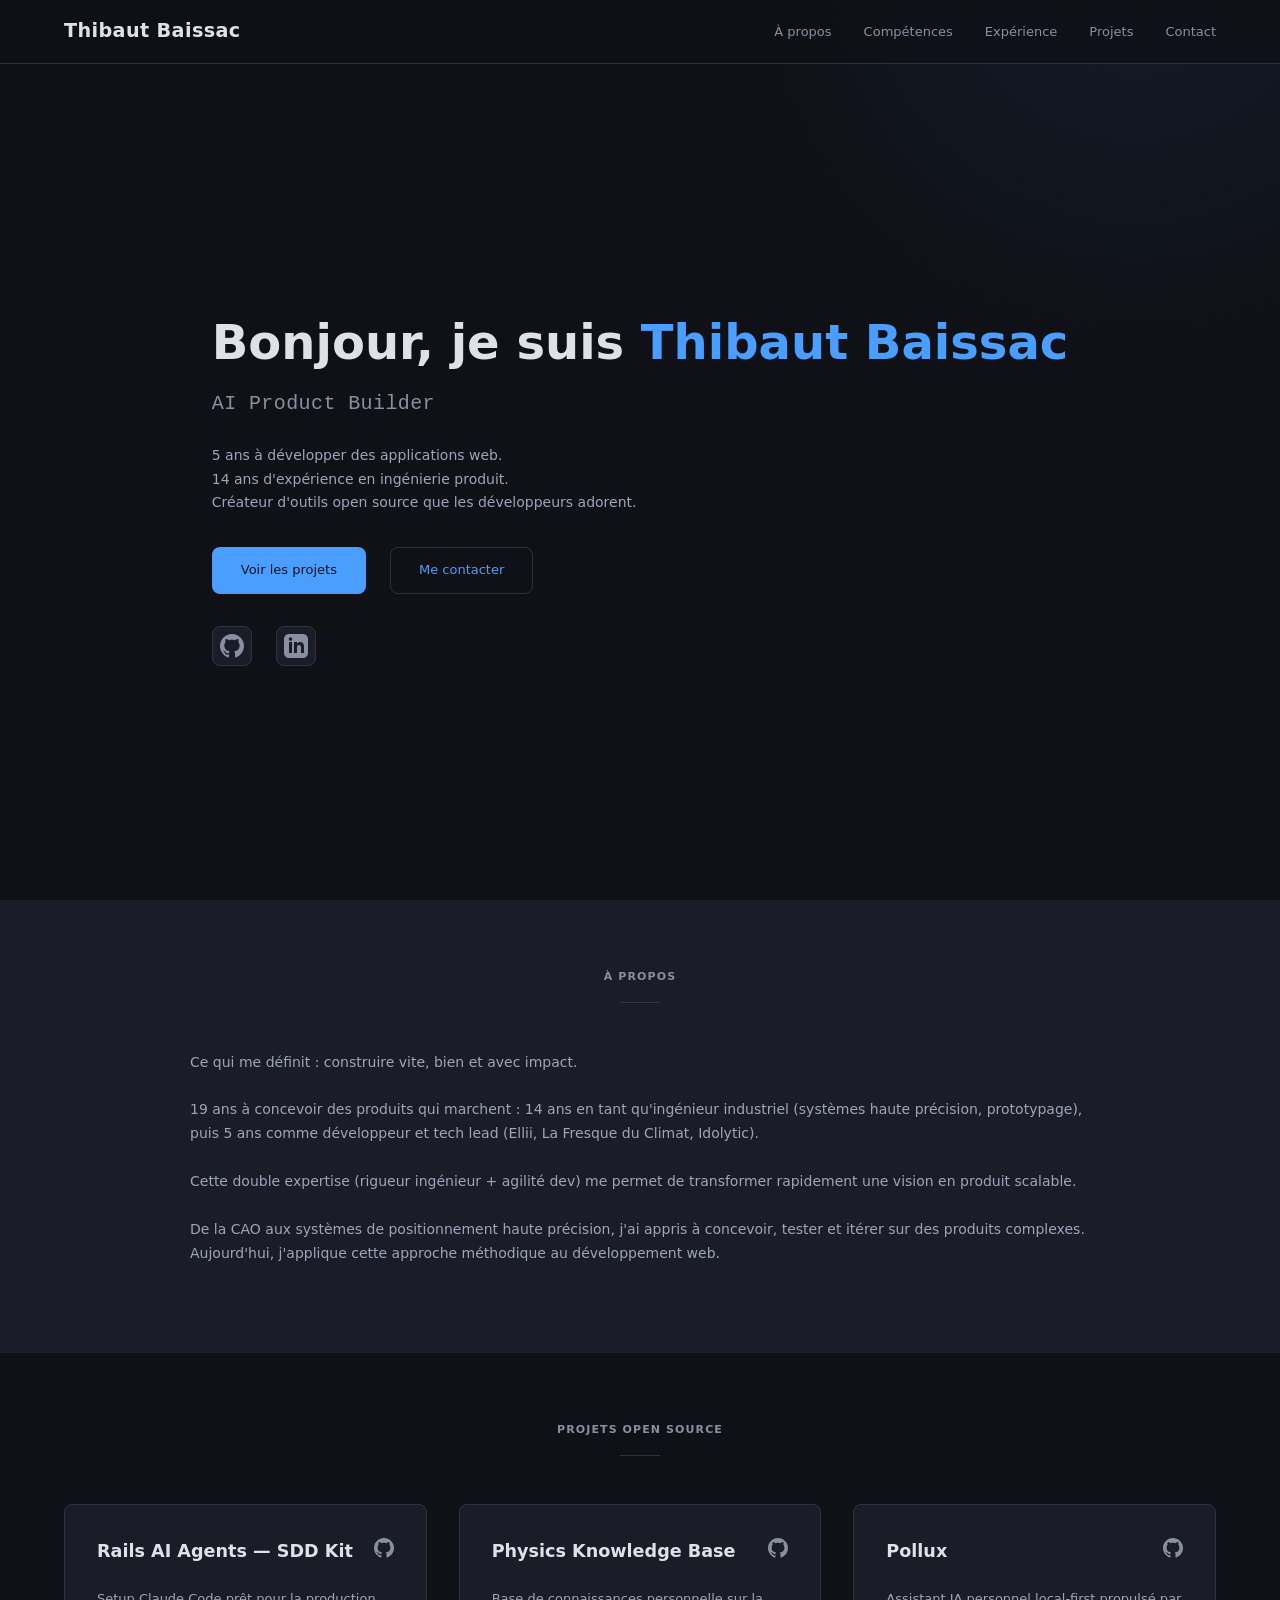
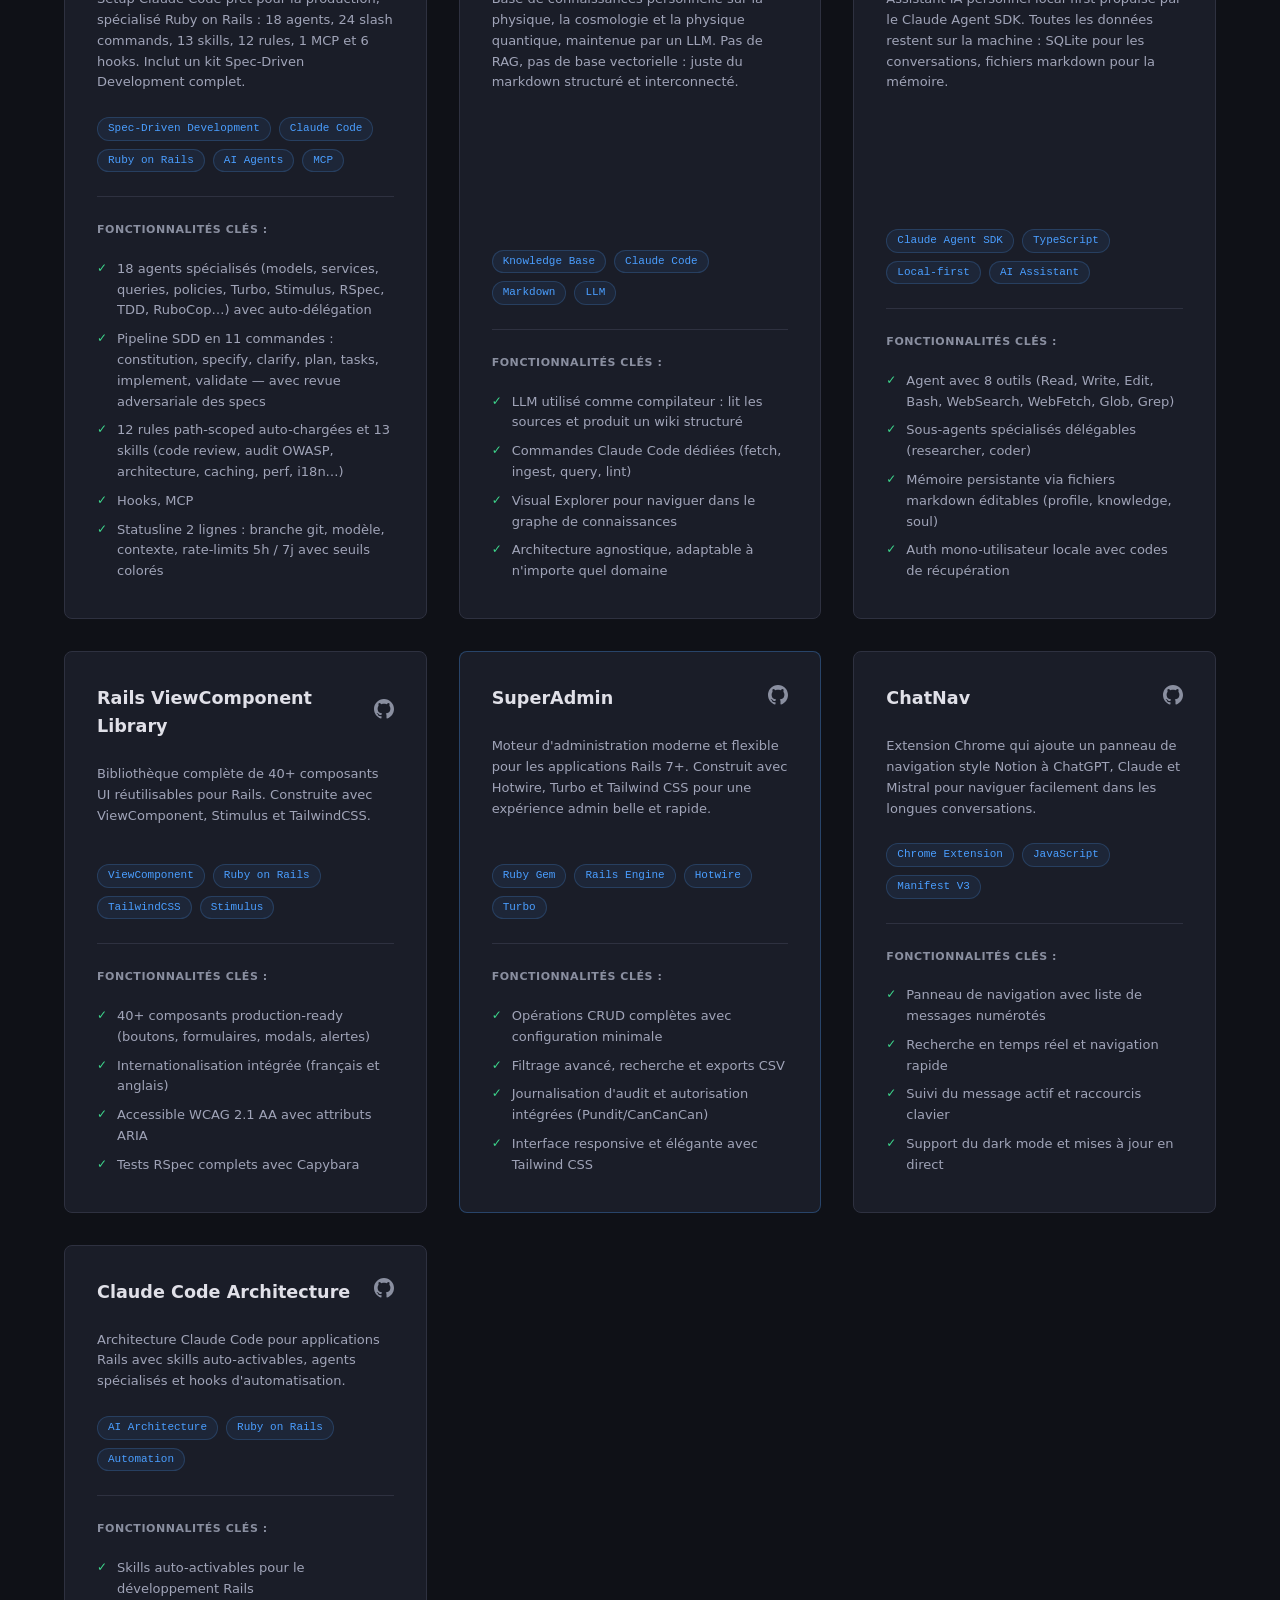
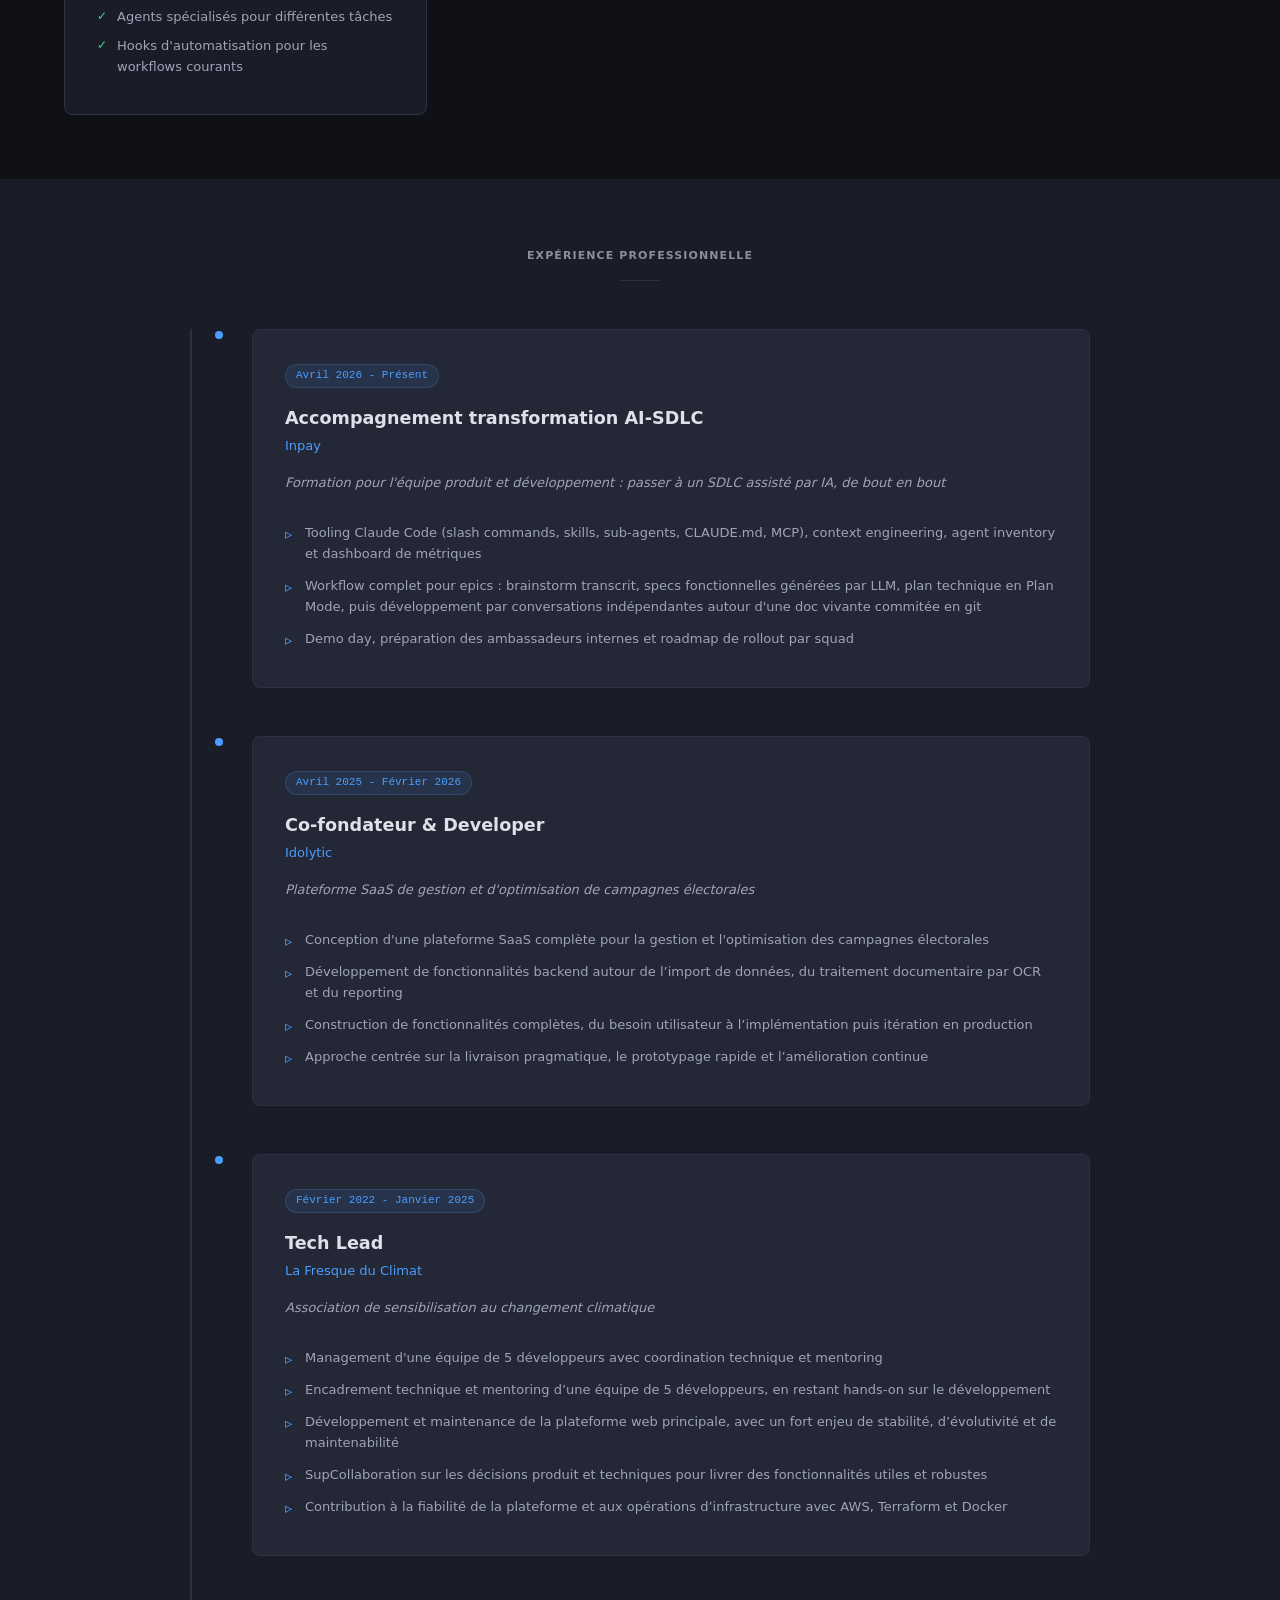
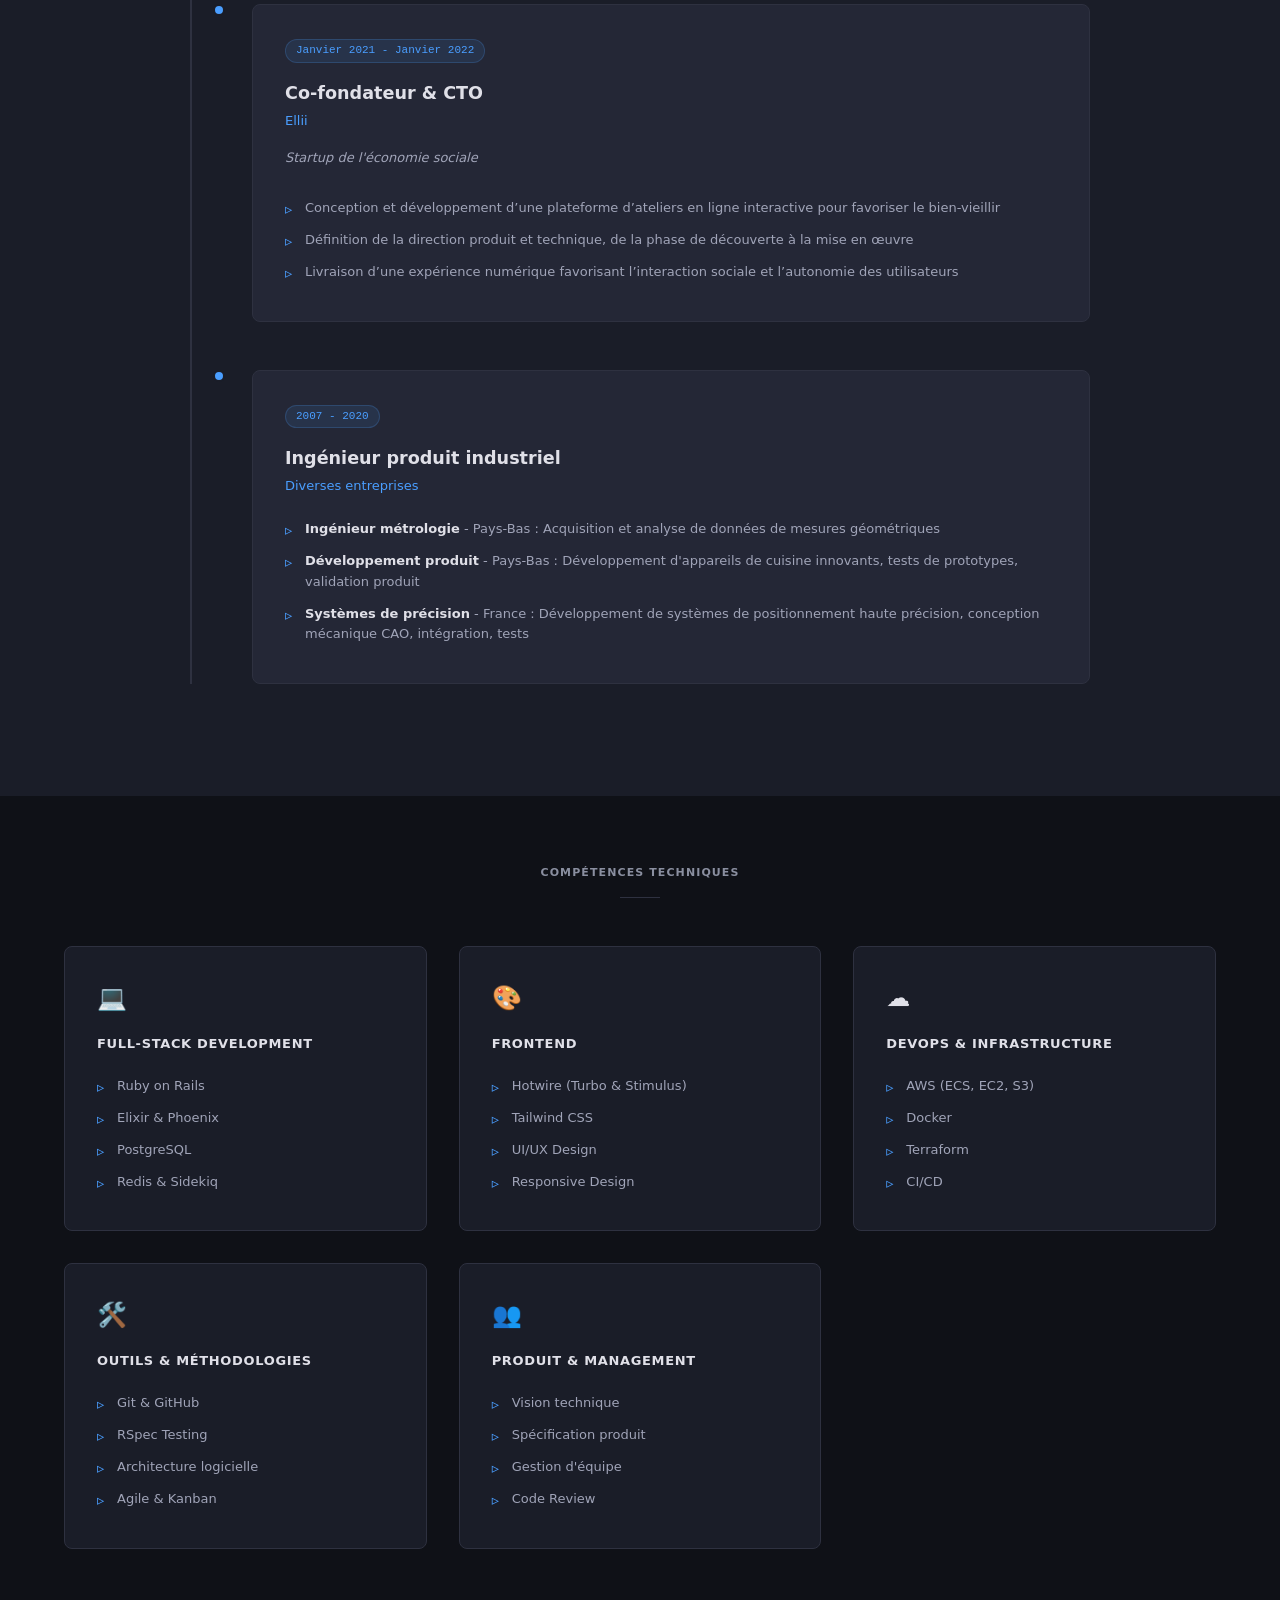
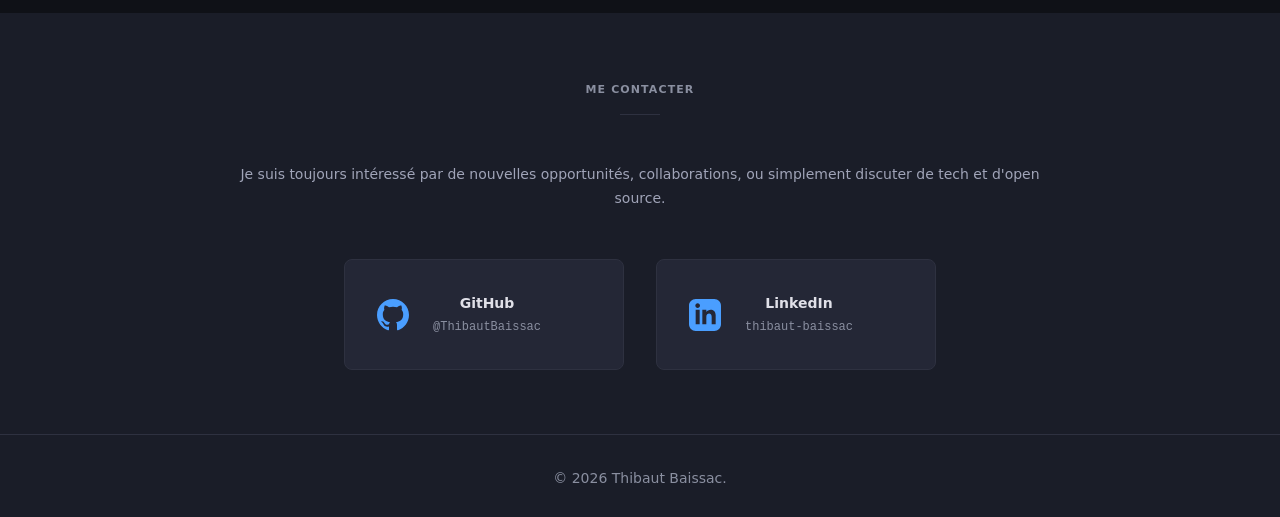
<file: index.html>
<!doctype html>
<html lang="fr">
    <head>
        <meta charset="UTF-8" />
        <meta name="viewport" content="width=device-width, initial-scale=1.0" />
        <meta
            name="description"
            content="Thibaut Baissac - AI Product Builder et Full-Stack Developer spécialisé en Ruby on Rails, Elixir et projets open source"
        />
        <meta
            name="keywords"
            content="AI Product Builder, Ruby on Rails, Elixir, Phoenix, Open Source"
        />
        <meta name="author" content="Thibaut Baissac" />
        <title>Thibaut Baissac - AI Product Builder</title>

        <!-- Favicons -->
        <link rel="icon" type="image/svg+xml" href="favicons/favicon.svg" />
        <link
            rel="icon"
            type="image/png"
            sizes="48x48"
            href="favicons/favicon-48x48.png"
        />
        <link
            rel="icon"
            type="image/png"
            sizes="32x32"
            href="favicons/favicon-32x32.png"
        />
        <link
            rel="icon"
            type="image/png"
            sizes="16x16"
            href="favicons/favicon-16x16.png"
        />
        <link
            rel="apple-touch-icon"
            sizes="180x180"
            href="favicons/apple-touch-icon.png"
        />
        <link rel="manifest" href="favicons/site.webmanifest" />

        <link rel="stylesheet" href="styles.css" />
    </head>
    <body>
        <!-- Navigation -->
        <nav class="navbar">
            <div class="container">
                <div class="nav-content">
                    <a href="#" class="logo">Thibaut Baissac</a>
                    <button class="mobile-menu-btn" aria-label="Toggle menu">
                        <span></span>
                        <span></span>
                        <span></span>
                    </button>
                    <ul class="nav-links">
                        <li><a href="#about">À propos</a></li>
                        <li><a href="#skills">Compétences</a></li>
                        <li><a href="#experience">Expérience</a></li>
                        <li><a href="#projects">Projets</a></li>
                        <li><a href="#contact">Contact</a></li>
                    </ul>
                </div>
            </div>
        </nav>

        <!-- Hero Section -->
        <section class="hero">
            <div class="container">
                <div class="hero-content">
                    <div class="hero-text">
                        <h1 class="hero-title">
                            Bonjour, je suis
                            <span class="gradient-text">Thibaut Baissac</span>
                        </h1>
                        <h2 class="hero-subtitle">AI Product Builder</h2>
                        <p class="hero-description">
                            5 ans à développer des applications web.<br />
                            14 ans d'expérience en ingénierie produit.<br />
                            Créateur d'outils open source que les développeurs
                            adorent.
                        </p>
                        <div class="hero-buttons">
                            <a href="#projects" class="btn btn-primary"
                                >Voir les projets</a
                            >
                            <a href="#contact" class="btn btn-secondary"
                                >Me contacter</a
                            >
                        </div>
                        <div class="hero-social">
                            <a
                                href="https://github.com/ThibautBaissac"
                                target="_blank"
                                rel="noopener"
                                aria-label="GitHub"
                            >
                                <svg
                                    width="24"
                                    height="24"
                                    fill="currentColor"
                                    viewBox="0 0 24 24"
                                >
                                    <path
                                        d="M12 0c-6.626 0-12 5.373-12 12 0 5.302 3.438 9.8 8.207 11.387.599.111.793-.261.793-.577v-2.234c-3.338.726-4.033-1.416-4.033-1.416-.546-1.387-1.333-1.756-1.333-1.756-1.089-.745.083-.729.083-.729 1.205.084 1.839 1.237 1.839 1.237 1.07 1.834 2.807 1.304 3.492.997.107-.775.418-1.305.762-1.604-2.665-.305-5.467-1.334-5.467-5.931 0-1.311.469-2.381 1.236-3.221-.124-.303-.535-1.524.117-3.176 0 0 1.008-.322 3.301 1.23.957-.266 1.983-.399 3.003-.404 1.02.005 2.047.138 3.006.404 2.291-1.552 3.297-1.23 3.297-1.23.653 1.653.242 2.874.118 3.176.77.84 1.235 1.911 1.235 3.221 0 4.609-2.807 5.624-5.479 5.921.43.372.823 1.102.823 2.222v3.293c0 .319.192.694.801.576 4.765-1.589 8.199-6.086 8.199-11.386 0-6.627-5.373-12-12-12z"
                                    />
                                </svg>
                            </a>
                            <a
                                href="https://linkedin.com/in/thibaut-baissac"
                                target="_blank"
                                rel="noopener"
                                aria-label="LinkedIn"
                            >
                                <svg
                                    width="24"
                                    height="24"
                                    fill="currentColor"
                                    viewBox="0 0 24 24"
                                >
                                    <path
                                        d="M19 0h-14c-2.761 0-5 2.239-5 5v14c0 2.761 2.239 5 5 5h14c2.762 0 5-2.239 5-5v-14c0-2.761-2.238-5-5-5zm-11 19h-3v-11h3v11zm-1.5-12.268c-.966 0-1.75-.79-1.75-1.764s.784-1.764 1.75-1.764 1.75.79 1.75 1.764-.783 1.764-1.75 1.764zm13.5 12.268h-3v-5.604c0-3.368-4-3.113-4 0v5.604h-3v-11h3v1.765c1.396-2.586 7-2.777 7 2.476v6.759z"
                                    />
                                </svg>
                            </a>
                        </div>
                    </div>
                </div>
            </div>
        </section>

        <!-- About Section -->
        <section id="about" class="section about-section">
            <div class="container">
                <div class="section-header">
                    <h2 class="section-title">À propos</h2>
                    <div class="section-line"></div>
                </div>
                <div class="about-content">
                    <div class="about-text">
                        <p>
                            Ce qui me définit : construire vite, bien et avec
                            impact.
                        </p>
                        <p>
                            19 ans à concevoir des produits qui marchent : 14
                            ans en tant qu'ingénieur industriel (systèmes haute
                            précision, prototypage), puis 5 ans comme
                            développeur et tech lead (Ellii, La Fresque du
                            Climat, Idolytic).
                        </p>
                        <p>
                            Cette double expertise (rigueur ingénieur + agilité
                            dev) me permet de transformer rapidement une vision
                            en produit scalable.
                        </p>
                        <p>
                            De la CAO aux systèmes de positionnement haute
                            précision, j'ai appris à concevoir, tester et itérer
                            sur des produits complexes. <br />
                            Aujourd'hui, j'applique cette approche méthodique au
                            développement web.
                        </p>
                    </div>
                </div>
            </div>
        </section>

        <!-- Projects Section -->
        <section id="projects" class="section projects-section">
            <div class="container">
                <div class="section-header">
                    <h2 class="section-title">Projets Open Source</h2>
                    <div class="section-line"></div>
                </div>
                <div class="projects-grid">
                    <!-- Rails AI Agent Suite -->
                    <div class="project-card">
                        <div class="project-header">
                            <h3>Rails AI Agents — SDD Kit</h3>
                            <a
                                href="https://github.com/ThibautBaissac/rails_ai_agents"
                                target="_blank"
                                rel="noopener"
                                class="project-link"
                            >
                                <svg
                                    width="20"
                                    height="20"
                                    fill="currentColor"
                                    viewBox="0 0 24 24"
                                >
                                    <path
                                        d="M12 0c-6.626 0-12 5.373-12 12 0 5.302 3.438 9.8 8.207 11.387.599.111.793-.261.793-.577v-2.234c-3.338.726-4.033-1.416-4.033-1.416-.546-1.387-1.333-1.756-1.333-1.756-1.089-.745.083-.729.083-.729 1.205.084 1.839 1.237 1.839 1.237 1.07 1.834 2.807 1.304 3.492.997.107-.775.418-1.305.762-1.604-2.665-.305-5.467-1.334-5.467-5.931 0-1.311.469-2.381 1.236-3.221-.124-.303-.535-1.524.117-3.176 0 0 1.008-.322 3.301 1.23.957-.266 1.983-.399 3.003-.404 1.02.005 2.047.138 3.006.404 2.291-1.552 3.297-1.23 3.297-1.23.653 1.653.242 2.874.118 3.176.77.84 1.235 1.911 1.235 3.221 0 4.609-2.807 5.624-5.479 5.921.43.372.823 1.102.823 2.222v3.293c0 .319.192.694.801.576 4.765-1.589 8.199-6.086 8.199-11.386 0-6.627-5.373-12-12-12z"
                                    />
                                </svg>
                            </a>
                        </div>
                        <p class="project-description">
                            Setup Claude Code prêt pour la production,
                            spécialisé Ruby on Rails : 18 agents, 24 slash
                            commands, 13 skills, 12 rules, 1 MCP et 6 hooks.
                            Inclut un kit Spec-Driven Development complet.
                        </p>
                        <div class="project-tags">
                            <span class="tag">Spec-Driven Development</span>
                            <span class="tag">Claude Code</span>
                            <span class="tag">Ruby on Rails</span>
                            <span class="tag">AI Agents</span>
                            <span class="tag">MCP</span>
                        </div>
                        <div class="project-features">
                            <h4>Fonctionnalités clés :</h4>
                            <ul>
                                <li>
                                    18 agents spécialisés (models, services,
                                    queries, policies, Turbo, Stimulus, RSpec,
                                    TDD, RuboCop…) avec auto-délégation
                                </li>
                                <li>
                                    Pipeline SDD en 11 commandes : constitution,
                                    specify, clarify, plan, tasks, implement,
                                    validate — avec revue adversariale des specs
                                </li>
                                <li>
                                    12 rules path-scoped auto-chargées et 13
                                    skills (code review, audit OWASP,
                                    architecture, caching, perf, i18n…)
                                </li>
                                <li>Hooks, MCP</li>
                                <li>
                                    Statusline 2 lignes : branche git, modèle,
                                    contexte, rate-limits 5h / 7j avec seuils
                                    colorés
                                </li>
                            </ul>
                        </div>
                    </div>

                    <!-- Physics Knowledge Base -->
                    <div class="project-card">
                        <div class="project-header">
                            <h3>Physics Knowledge Base</h3>
                            <a
                                href="https://github.com/ThibautBaissac/kb-physics"
                                target="_blank"
                                rel="noopener"
                                class="project-link"
                            >
                                <svg
                                    width="20"
                                    height="20"
                                    fill="currentColor"
                                    viewBox="0 0 24 24"
                                >
                                    <path
                                        d="M12 0c-6.626 0-12 5.373-12 12 0 5.302 3.438 9.8 8.207 11.387.599.111.793-.261.793-.577v-2.234c-3.338.726-4.033-1.416-4.033-1.416-.546-1.387-1.333-1.756-1.333-1.756-1.089-.745.083-.729.083-.729 1.205.084 1.839 1.237 1.839 1.237 1.07 1.834 2.807 1.304 3.492.997.107-.775.418-1.305.762-1.604-2.665-.305-5.467-1.334-5.467-5.931 0-1.311.469-2.381 1.236-3.221-.124-.303-.535-1.524.117-3.176 0 0 1.008-.322 3.301 1.23.957-.266 1.983-.399 3.003-.404 1.02.005 2.047.138 3.006.404 2.291-1.552 3.297-1.23 3.297-1.23.653 1.653.242 2.874.118 3.176.77.84 1.235 1.911 1.235 3.221 0 4.609-2.807 5.624-5.479 5.921.43.372.823 1.102.823 2.222v3.293c0 .319.192.694.801.576 4.765-1.589 8.199-6.086 8.199-11.386 0-6.627-5.373-12-12-12z"
                                    />
                                </svg>
                            </a>
                        </div>
                        <p class="project-description">
                            Base de connaissances personnelle sur la physique,
                            la cosmologie et la physique quantique, maintenue
                            par un LLM. Pas de RAG, pas de base vectorielle :
                            juste du markdown structuré et interconnecté.
                        </p>
                        <div class="project-tags">
                            <span class="tag">Knowledge Base</span>
                            <span class="tag">Claude Code</span>
                            <span class="tag">Markdown</span>
                            <span class="tag">LLM</span>
                        </div>
                        <div class="project-features">
                            <h4>Fonctionnalités clés :</h4>
                            <ul>
                                <li>
                                    LLM utilisé comme compilateur : lit les
                                    sources et produit un wiki structuré
                                </li>
                                <li>
                                    Commandes Claude Code dédiées (fetch,
                                    ingest, query, lint)
                                </li>
                                <li>
                                    Visual Explorer pour naviguer dans le graphe
                                    de connaissances
                                </li>
                                <li>
                                    Architecture agnostique, adaptable à
                                    n'importe quel domaine
                                </li>
                            </ul>
                        </div>
                    </div>

                    <!-- Pollux -->
                    <div class="project-card">
                        <div class="project-header">
                            <h3>Pollux</h3>
                            <a
                                href="https://github.com/ThibautBaissac/pollux"
                                target="_blank"
                                rel="noopener"
                                class="project-link"
                            >
                                <svg
                                    width="20"
                                    height="20"
                                    fill="currentColor"
                                    viewBox="0 0 24 24"
                                >
                                    <path
                                        d="M12 0c-6.626 0-12 5.373-12 12 0 5.302 3.438 9.8 8.207 11.387.599.111.793-.261.793-.577v-2.234c-3.338.726-4.033-1.416-4.033-1.416-.546-1.387-1.333-1.756-1.333-1.756-1.089-.745.083-.729.083-.729 1.205.084 1.839 1.237 1.839 1.237 1.07 1.834 2.807 1.304 3.492.997.107-.775.418-1.305.762-1.604-2.665-.305-5.467-1.334-5.467-5.931 0-1.311.469-2.381 1.236-3.221-.124-.303-.535-1.524.117-3.176 0 0 1.008-.322 3.301 1.23.957-.266 1.983-.399 3.003-.404 1.02.005 2.047.138 3.006.404 2.291-1.552 3.297-1.23 3.297-1.23.653 1.653.242 2.874.118 3.176.77.84 1.235 1.911 1.235 3.221 0 4.609-2.807 5.624-5.479 5.921.43.372.823 1.102.823 2.222v3.293c0 .319.192.694.801.576 4.765-1.589 8.199-6.086 8.199-11.386 0-6.627-5.373-12-12-12z"
                                    />
                                </svg>
                            </a>
                        </div>
                        <p class="project-description">
                            Assistant IA personnel local-first propulsé par le
                            Claude Agent SDK. Toutes les données restent sur la
                            machine : SQLite pour les conversations, fichiers
                            markdown pour la mémoire.
                        </p>
                        <div class="project-tags">
                            <span class="tag">Claude Agent SDK</span>
                            <span class="tag">TypeScript</span>
                            <span class="tag">Local-first</span>
                            <span class="tag">AI Assistant</span>
                        </div>
                        <div class="project-features">
                            <h4>Fonctionnalités clés :</h4>
                            <ul>
                                <li>
                                    Agent avec 8 outils (Read, Write, Edit,
                                    Bash, WebSearch, WebFetch, Glob, Grep)
                                </li>
                                <li>
                                    Sous-agents spécialisés délégables
                                    (researcher, coder)
                                </li>
                                <li>
                                    Mémoire persistante via fichiers markdown
                                    éditables (profile, knowledge, soul)
                                </li>
                                <li>
                                    Auth mono-utilisateur locale avec codes de
                                    récupération
                                </li>
                            </ul>
                        </div>
                    </div>

                    <!-- ViewComponent Library -->
                    <div class="project-card">
                        <div class="project-header">
                            <h3>Rails ViewComponent Library</h3>
                            <a
                                href="https://github.com/ThibautBaissac/view_components"
                                target="_blank"
                                rel="noopener"
                                class="project-link"
                            >
                                <svg
                                    width="20"
                                    height="20"
                                    fill="currentColor"
                                    viewBox="0 0 24 24"
                                >
                                    <path
                                        d="M12 0c-6.626 0-12 5.373-12 12 0 5.302 3.438 9.8 8.207 11.387.599.111.793-.261.793-.577v-2.234c-3.338.726-4.033-1.416-4.033-1.416-.546-1.387-1.333-1.756-1.333-1.756-1.089-.745.083-.729.083-.729 1.205.084 1.839 1.237 1.839 1.237 1.07 1.834 2.807 1.304 3.492.997.107-.775.418-1.305.762-1.604-2.665-.305-5.467-1.334-5.467-5.931 0-1.311.469-2.381 1.236-3.221-.124-.303-.535-1.524.117-3.176 0 0 1.008-.322 3.301 1.23.957-.266 1.983-.399 3.003-.404 1.02.005 2.047.138 3.006.404 2.291-1.552 3.297-1.23 3.297-1.23.653 1.653.242 2.874.118 3.176.77.84 1.235 1.911 1.235 3.221 0 4.609-2.807 5.624-5.479 5.921.43.372.823 1.102.823 2.222v3.293c0 .319.192.694.801.576 4.765-1.589 8.199-6.086 8.199-11.386 0-6.627-5.373-12-12-12z"
                                    />
                                </svg>
                            </a>
                        </div>
                        <p class="project-description">
                            Bibliothèque complète de 40+ composants UI
                            réutilisables pour Rails. Construite avec
                            ViewComponent, Stimulus et TailwindCSS.
                        </p>
                        <div class="project-tags">
                            <span class="tag">ViewComponent</span>
                            <span class="tag">Ruby on Rails</span>
                            <span class="tag">TailwindCSS</span>
                            <span class="tag">Stimulus</span>
                        </div>
                        <div class="project-features">
                            <h4>Fonctionnalités clés :</h4>
                            <ul>
                                <li>
                                    40+ composants production-ready (boutons,
                                    formulaires, modals, alertes)
                                </li>
                                <li>
                                    Internationalisation intégrée (français et
                                    anglais)
                                </li>
                                <li>
                                    Accessible WCAG 2.1 AA avec attributs ARIA
                                </li>
                                <li>Tests RSpec complets avec Capybara</li>
                            </ul>
                        </div>
                    </div>

                    <!-- SuperAdmin -->
                    <div class="project-card featured">
                        <div class="project-header">
                            <h3>SuperAdmin</h3>
                            <a
                                href="https://github.com/ThibautBaissac/super_admin"
                                target="_blank"
                                rel="noopener"
                                class="project-link"
                            >
                                <svg
                                    width="20"
                                    height="20"
                                    fill="currentColor"
                                    viewBox="0 0 24 24"
                                >
                                    <path
                                        d="M12 0c-6.626 0-12 5.373-12 12 0 5.302 3.438 9.8 8.207 11.387.599.111.793-.261.793-.577v-2.234c-3.338.726-4.033-1.416-4.033-1.416-.546-1.387-1.333-1.756-1.333-1.756-1.089-.745.083-.729.083-.729 1.205.084 1.839 1.237 1.839 1.237 1.07 1.834 2.807 1.304 3.492.997.107-.775.418-1.305.762-1.604-2.665-.305-5.467-1.334-5.467-5.931 0-1.311.469-2.381 1.236-3.221-.124-.303-.535-1.524.117-3.176 0 0 1.008-.322 3.301 1.23.957-.266 1.983-.399 3.003-.404 1.02.005 2.047.138 3.006.404 2.291-1.552 3.297-1.23 3.297-1.23.653 1.653.242 2.874.118 3.176.77.84 1.235 1.911 1.235 3.221 0 4.609-2.807 5.624-5.479 5.921.43.372.823 1.102.823 2.222v3.293c0 .319.192.694.801.576 4.765-1.589 8.199-6.086 8.199-11.386 0-6.627-5.373-12-12-12z"
                                    />
                                </svg>
                            </a>
                        </div>
                        <p class="project-description">
                            Moteur d'administration moderne et flexible pour les
                            applications Rails 7+. Construit avec Hotwire, Turbo
                            et Tailwind CSS pour une expérience admin belle et
                            rapide.
                        </p>
                        <div class="project-tags">
                            <span class="tag">Ruby Gem</span>
                            <span class="tag">Rails Engine</span>
                            <span class="tag">Hotwire</span>
                            <span class="tag">Turbo</span>
                        </div>
                        <div class="project-features">
                            <h4>Fonctionnalités clés :</h4>
                            <ul>
                                <li>
                                    Opérations CRUD complètes avec configuration
                                    minimale
                                </li>
                                <li>
                                    Filtrage avancé, recherche et exports CSV
                                </li>
                                <li>
                                    Journalisation d'audit et autorisation
                                    intégrées (Pundit/CanCanCan)
                                </li>
                                <li>
                                    Interface responsive et élégante avec
                                    Tailwind CSS
                                </li>
                            </ul>
                        </div>
                    </div>

                    <!-- ChatNav -->
                    <div class="project-card">
                        <div class="project-header">
                            <h3>ChatNav</h3>
                            <a
                                href="https://github.com/ThibautBaissac/chatnav"
                                target="_blank"
                                rel="noopener"
                                class="project-link"
                            >
                                <svg
                                    width="20"
                                    height="20"
                                    fill="currentColor"
                                    viewBox="0 0 24 24"
                                >
                                    <path
                                        d="M12 0c-6.626 0-12 5.373-12 12 0 5.302 3.438 9.8 8.207 11.387.599.111.793-.261.793-.577v-2.234c-3.338.726-4.033-1.416-4.033-1.416-.546-1.387-1.333-1.756-1.333-1.756-1.089-.745.083-.729.083-.729 1.205.084 1.839 1.237 1.839 1.237 1.07 1.834 2.807 1.304 3.492.997.107-.775.418-1.305.762-1.604-2.665-.305-5.467-1.334-5.467-5.931 0-1.311.469-2.381 1.236-3.221-.124-.303-.535-1.524.117-3.176 0 0 1.008-.322 3.301 1.23.957-.266 1.983-.399 3.003-.404 1.02.005 2.047.138 3.006.404 2.291-1.552 3.297-1.23 3.297-1.23.653 1.653.242 2.874.118 3.176.77.84 1.235 1.911 1.235 3.221 0 4.609-2.807 5.624-5.479 5.921.43.372.823 1.102.823 2.222v3.293c0 .319.192.694.801.576 4.765-1.589 8.199-6.086 8.199-11.386 0-6.627-5.373-12-12-12z"
                                    />
                                </svg>
                            </a>
                        </div>
                        <p class="project-description">
                            Extension Chrome qui ajoute un panneau de navigation
                            style Notion à ChatGPT, Claude et Mistral pour
                            naviguer facilement dans les longues conversations.
                        </p>
                        <div class="project-tags">
                            <span class="tag">Chrome Extension</span>
                            <span class="tag">JavaScript</span>
                            <span class="tag">Manifest V3</span>
                        </div>
                        <div class="project-features">
                            <h4>Fonctionnalités clés :</h4>
                            <ul>
                                <li>
                                    Panneau de navigation avec liste de messages
                                    numérotés
                                </li>
                                <li>
                                    Recherche en temps réel et navigation rapide
                                </li>
                                <li>
                                    Suivi du message actif et raccourcis clavier
                                </li>
                                <li>
                                    Support du dark mode et mises à jour en
                                    direct
                                </li>
                            </ul>
                        </div>
                    </div>

                    <!-- Claude Code Architecture -->
                    <div class="project-card">
                        <div class="project-header">
                            <h3>Claude Code Architecture</h3>
                            <a
                                href="https://github.com/ThibautBaissac/claude-code-architecture"
                                target="_blank"
                                rel="noopener"
                                class="project-link"
                            >
                                <svg
                                    width="20"
                                    height="20"
                                    fill="currentColor"
                                    viewBox="0 0 24 24"
                                >
                                    <path
                                        d="M12 0c-6.626 0-12 5.373-12 12 0 5.302 3.438 9.8 8.207 11.387.599.111.793-.261.793-.577v-2.234c-3.338.726-4.033-1.416-4.033-1.416-.546-1.387-1.333-1.756-1.333-1.756-1.089-.745.083-.729.083-.729 1.205.084 1.839 1.237 1.839 1.237 1.07 1.834 2.807 1.304 3.492.997.107-.775.418-1.305.762-1.604-2.665-.305-5.467-1.334-5.467-5.931 0-1.311.469-2.381 1.236-3.221-.124-.303-.535-1.524.117-3.176 0 0 1.008-.322 3.301 1.23.957-.266 1.983-.399 3.003-.404 1.02.005 2.047.138 3.006.404 2.291-1.552 3.297-1.23 3.297-1.23.653 1.653.242 2.874.118 3.176.77.84 1.235 1.911 1.235 3.221 0 4.609-2.807 5.624-5.479 5.921.43.372.823 1.102.823 2.222v3.293c0 .319.192.694.801.576 4.765-1.589 8.199-6.086 8.199-11.386 0-6.627-5.373-12-12-12z"
                                    />
                                </svg>
                            </a>
                        </div>
                        <p class="project-description">
                            Architecture Claude Code pour applications Rails
                            avec skills auto-activables, agents spécialisés et
                            hooks d'automatisation.
                        </p>
                        <div class="project-tags">
                            <span class="tag">AI Architecture</span>
                            <span class="tag">Ruby on Rails</span>
                            <span class="tag">Automation</span>
                        </div>
                        <div class="project-features">
                            <h4>Fonctionnalités clés :</h4>
                            <ul>
                                <li>
                                    Skills auto-activables pour le développement
                                    Rails
                                </li>
                                <li>
                                    Agents spécialisés pour différentes tâches
                                </li>
                                <li>
                                    Hooks d'automatisation pour les workflows
                                    courants
                                </li>
                            </ul>
                        </div>
                    </div>
                </div>
            </div>
        </section>

        <!-- Experience Section -->
        <section id="experience" class="section experience-section">
            <div class="container">
                <div class="section-header">
                    <h2 class="section-title">Expérience professionnelle</h2>
                    <div class="section-line"></div>
                </div>
                <div class="timeline">
                    <div class="timeline-item">
                        <div class="timeline-marker"></div>
                        <div class="timeline-content">
                            <span class="timeline-date"
                                >Avril 2026 - Présent</span
                            >
                            <h3>Accompagnement transformation AI-SDLC</h3>
                            <h4>Inpay</h4>
                            <p>
                                Formation pour l'équipe produit et développement
                                : passer à un SDLC assisté par IA, de bout en
                                bout
                            </p>
                            <ul>
                                <li>
                                    Tooling Claude Code (slash commands, skills,
                                    sub-agents, CLAUDE.md, MCP), context
                                    engineering, agent inventory et dashboard de
                                    métriques
                                </li>
                                <li>
                                    Workflow complet pour epics : brainstorm
                                    transcrit, specs fonctionnelles générées par
                                    LLM, plan technique en Plan Mode, puis
                                    développement par conversations
                                    indépendantes autour d'une doc vivante
                                    commitée en git
                                </li>
                                <li>
                                    Demo day, préparation des ambassadeurs
                                    internes et roadmap de rollout par squad
                                </li>
                            </ul>
                        </div>
                    </div>

                    <div class="timeline-item">
                        <div class="timeline-marker"></div>
                        <div class="timeline-content">
                            <span class="timeline-date"
                                >Avril 2025 - Février 2026</span
                            >
                            <h3>Co-fondateur & Developer</h3>
                            <h4>Idolytic</h4>
                            <p>
                                Plateforme SaaS de gestion et d'optimisation de
                                campagnes électorales
                            </p>
                            <ul>
                                <li>
                                    Conception d'une plateforme SaaS complète
                                    pour la gestion et l'optimisation des
                                    campagnes électorales
                                </li>
                                <li>
                                    Développement de fonctionnalités backend
                                    autour de l’import de données, du traitement
                                    documentaire par OCR et du reporting
                                </li>
                                <li>
                                    Construction de fonctionnalités complètes,
                                    du besoin utilisateur à l’implémentation
                                    puis itération en production
                                </li>
                                <li>
                                    Approche centrée sur la livraison
                                    pragmatique, le prototypage rapide et
                                    l’amélioration continue
                                </li>
                            </ul>
                        </div>
                    </div>

                    <div class="timeline-item">
                        <div class="timeline-marker"></div>
                        <div class="timeline-content">
                            <span class="timeline-date"
                                >Février 2022 - Janvier 2025</span
                            >
                            <h3>Tech Lead</h3>
                            <h4>La Fresque du Climat</h4>
                            <p>
                                Association de sensibilisation au changement
                                climatique
                            </p>
                            <ul>
                                <li>
                                    Management d'une équipe de 5 développeurs
                                    avec coordination technique et mentoring
                                </li>
                                <li>
                                    Encadrement technique et mentoring d’une
                                    équipe de 5 développeurs, en restant
                                    hands-on sur le développement
                                </li>
                                <li>
                                    Développement et maintenance de la
                                    plateforme web principale, avec un fort
                                    enjeu de stabilité, d’évolutivité et de
                                    maintenabilité
                                </li>
                                <li>
                                    SupCollaboration sur les décisions produit
                                    et techniques pour livrer des
                                    fonctionnalités utiles et robustes
                                </li>
                                <li>
                                    Contribution à la fiabilité de la plateforme
                                    et aux opérations d’infrastructure avec AWS,
                                    Terraform et Docker
                                </li>
                            </ul>
                        </div>
                    </div>

                    <div class="timeline-item">
                        <div class="timeline-marker"></div>
                        <div class="timeline-content">
                            <span class="timeline-date"
                                >Janvier 2021 - Janvier 2022</span
                            >
                            <h3>Co-fondateur & CTO</h3>
                            <h4>Ellii</h4>
                            <p>Startup de l'économie sociale</p>
                            <ul>
                                <li>
                                    Conception et développement d’une plateforme
                                    d’ateliers en ligne interactive pour
                                    favoriser le bien-vieillir
                                </li>
                                <li>
                                    Définition de la direction produit et
                                    technique, de la phase de découverte à la
                                    mise en œuvre
                                </li>
                                <li>
                                    Livraison d’une expérience numérique
                                    favorisant l’interaction sociale et
                                    l’autonomie des utilisateurs
                                </li>
                            </ul>
                        </div>
                    </div>

                    <div class="timeline-item">
                        <div class="timeline-marker"></div>
                        <div class="timeline-content">
                            <span class="timeline-date">2007 - 2020</span>
                            <h3>Ingénieur produit industriel</h3>
                            <h4>Diverses entreprises</h4>
                            <ul>
                                <li>
                                    <strong>Ingénieur métrologie</strong> -
                                    Pays-Bas : Acquisition et analyse de données
                                    de mesures géométriques
                                </li>
                                <li>
                                    <strong>Développement produit</strong> -
                                    Pays-Bas : Développement d'appareils de
                                    cuisine innovants, tests de prototypes,
                                    validation produit
                                </li>
                                <li>
                                    <strong>Systèmes de précision</strong> -
                                    France : Développement de systèmes de
                                    positionnement haute précision, conception
                                    mécanique CAO, intégration, tests
                                </li>
                            </ul>
                        </div>
                    </div>
                </div>
            </div>
        </section>

        <!-- Skills Section -->
        <section id="skills" class="section skills-section">
            <div class="container">
                <div class="section-header">
                    <h2 class="section-title">Compétences techniques</h2>
                    <div class="section-line"></div>
                </div>
                <div class="skills-grid">
                    <div class="skill-category">
                        <div class="skill-icon">💻</div>
                        <h3>Full-Stack Development</h3>
                        <ul class="skill-list">
                            <li>Ruby on Rails</li>
                            <li>Elixir & Phoenix</li>
                            <li>PostgreSQL</li>
                            <li>Redis & Sidekiq</li>
                        </ul>
                    </div>
                    <div class="skill-category">
                        <div class="skill-icon">🎨</div>
                        <h3>Frontend</h3>
                        <ul class="skill-list">
                            <li>Hotwire (Turbo & Stimulus)</li>
                            <li>Tailwind CSS</li>
                            <li>UI/UX Design</li>
                            <li>Responsive Design</li>
                        </ul>
                    </div>
                    <div class="skill-category">
                        <div class="skill-icon">☁️</div>
                        <h3>DevOps & Infrastructure</h3>
                        <ul class="skill-list">
                            <li>AWS (ECS, EC2, S3)</li>
                            <li>Docker</li>
                            <li>Terraform</li>
                            <li>CI/CD</li>
                        </ul>
                    </div>
                    <div class="skill-category">
                        <div class="skill-icon">🛠️</div>
                        <h3>Outils & Méthodologies</h3>
                        <ul class="skill-list">
                            <li>Git & GitHub</li>
                            <li>RSpec Testing</li>
                            <li>Architecture logicielle</li>
                            <li>Agile & Kanban</li>
                        </ul>
                    </div>
                    <div class="skill-category">
                        <div class="skill-icon">👥</div>
                        <h3>Produit & Management</h3>
                        <ul class="skill-list">
                            <li>Vision technique</li>
                            <li>Spécification produit</li>
                            <li>Gestion d'équipe</li>
                            <li>Code Review</li>
                        </ul>
                    </div>
                </div>
            </div>
        </section>

        <!-- Contact Section -->
        <section id="contact" class="section contact-section">
            <div class="container">
                <div class="section-header">
                    <h2 class="section-title">Me contacter</h2>
                    <div class="section-line"></div>
                </div>
                <div class="contact-content">
                    <p class="contact-intro">
                        Je suis toujours intéressé par de nouvelles
                        opportunités, collaborations, ou simplement discuter de
                        tech et d'open source.
                    </p>
                    <div class="contact-methods">
                        <a
                            href="https://github.com/ThibautBaissac"
                            target="_blank"
                            rel="noopener"
                            class="contact-card"
                        >
                            <svg
                                width="32"
                                height="32"
                                fill="currentColor"
                                viewBox="0 0 24 24"
                            >
                                <path
                                    d="M12 0c-6.626 0-12 5.373-12 12 0 5.302 3.438 9.8 8.207 11.387.599.111.793-.261.793-.577v-2.234c-3.338.726-4.033-1.416-4.033-1.416-.546-1.387-1.333-1.756-1.333-1.756-1.089-.745.083-.729.083-.729 1.205.084 1.839 1.237 1.839 1.237 1.07 1.834 2.807 1.304 3.492.997.107-.775.418-1.305.762-1.604-2.665-.305-5.467-1.334-5.467-5.931 0-1.311.469-2.381 1.236-3.221-.124-.303-.535-1.524.117-3.176 0 0 1.008-.322 3.301 1.23.957-.266 1.983-.399 3.003-.404 1.02.005 2.047.138 3.006.404 2.291-1.552 3.297-1.23 3.297-1.23.653 1.653.242 2.874.118 3.176.77.84 1.235 1.911 1.235 3.221 0 4.609-2.807 5.624-5.479 5.921.43.372.823 1.102.823 2.222v3.293c0 .319.192.694.801.576 4.765-1.589 8.199-6.086 8.199-11.386 0-6.627-5.373-12-12-12z"
                                />
                            </svg>
                            <div>
                                <h3>GitHub</h3>
                                <p>@ThibautBaissac</p>
                            </div>
                        </a>
                        <a
                            href="https://linkedin.com/in/thibaut-baissac"
                            target="_blank"
                            rel="noopener"
                            class="contact-card"
                        >
                            <svg
                                width="32"
                                height="32"
                                fill="currentColor"
                                viewBox="0 0 24 24"
                            >
                                <path
                                    d="M19 0h-14c-2.761 0-5 2.239-5 5v14c0 2.761 2.239 5 5 5h14c2.762 0 5-2.239 5-5v-14c0-2.761-2.238-5-5-5zm-11 19h-3v-11h3v11zm-1.5-12.268c-.966 0-1.75-.79-1.75-1.764s.784-1.764 1.75-1.764 1.75.79 1.75 1.764-.783 1.764-1.75 1.764zm13.5 12.268h-3v-5.604c0-3.368-4-3.113-4 0v5.604h-3v-11h3v1.765c1.396-2.586 7-2.777 7 2.476v6.759z"
                                />
                            </svg>
                            <div>
                                <h3>LinkedIn</h3>
                                <p>thibaut-baissac</p>
                            </div>
                        </a>
                    </div>
                </div>
            </div>
        </section>

        <!-- Footer -->
        <footer class="footer">
            <div class="container">
                <p>&copy; 2026 Thibaut Baissac.</p>
            </div>
        </footer>

        <script src="script.js"></script>
    </body>
</html>
</file>
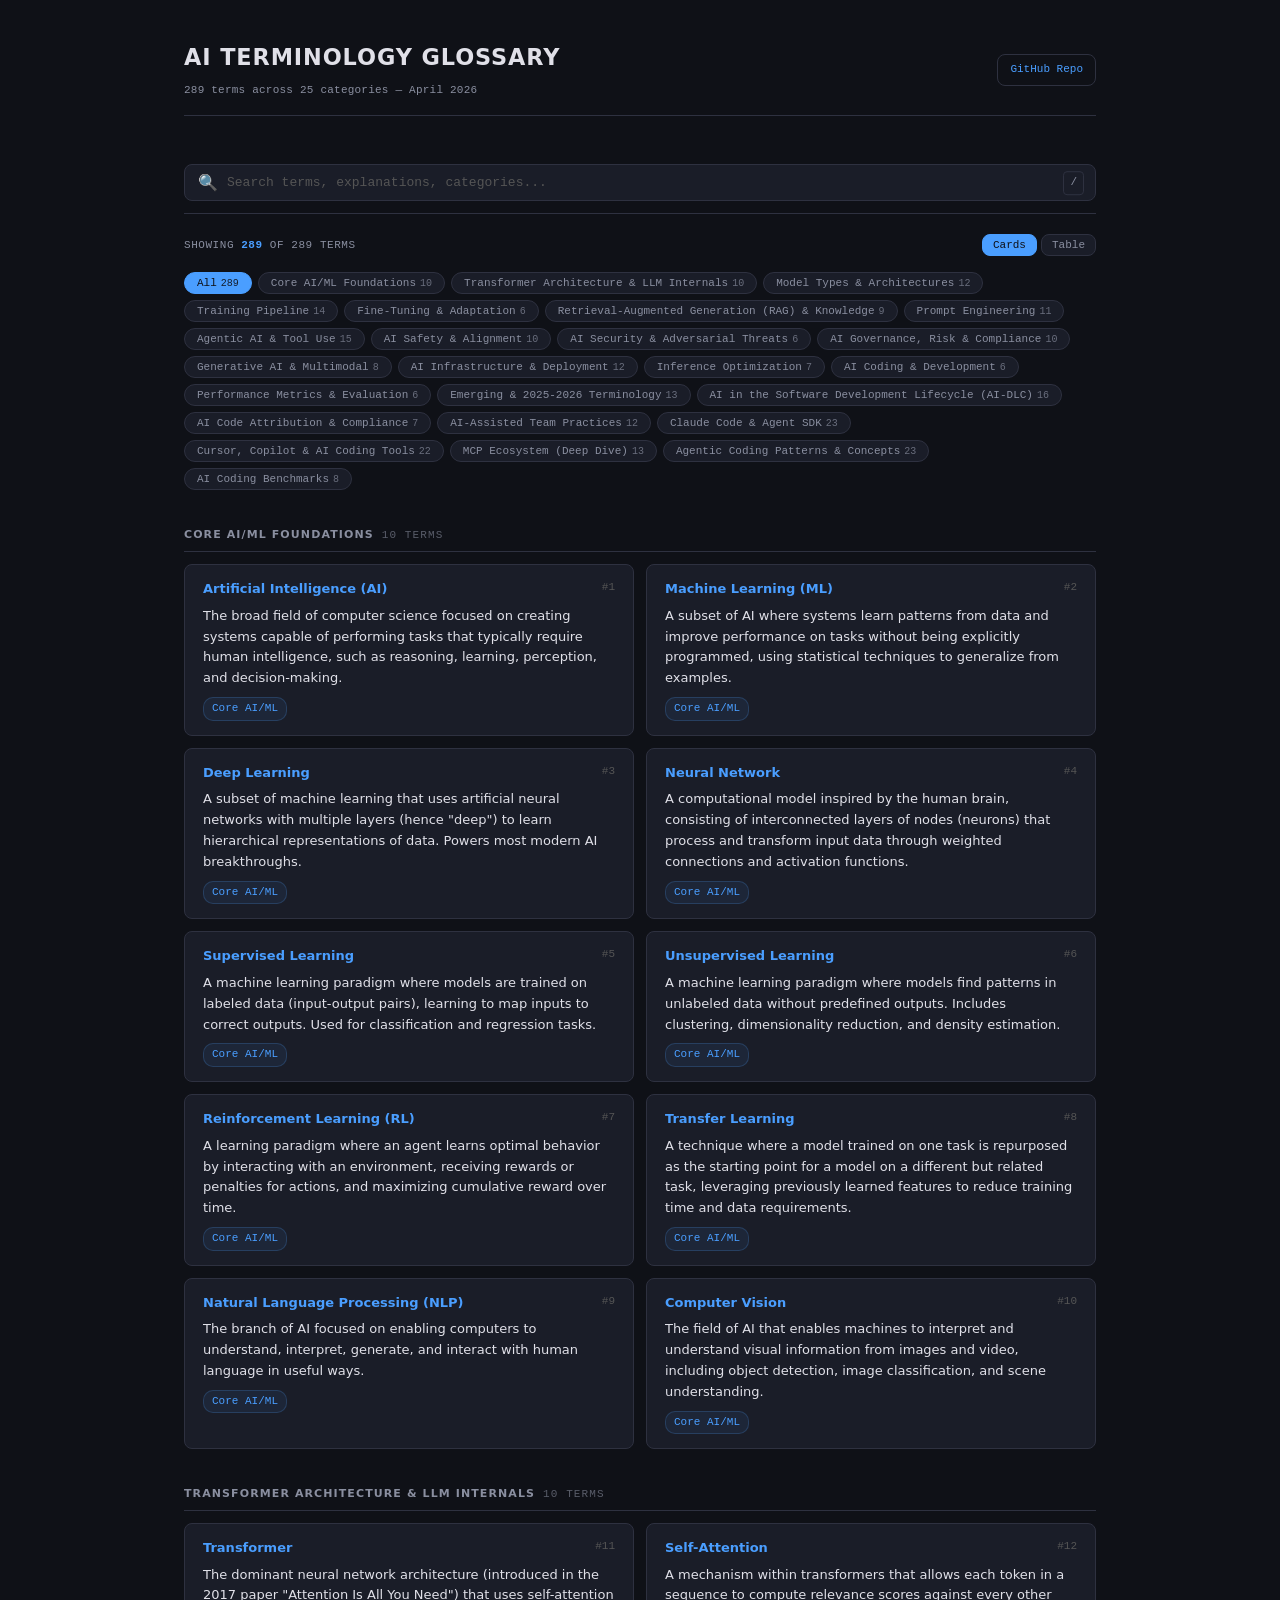
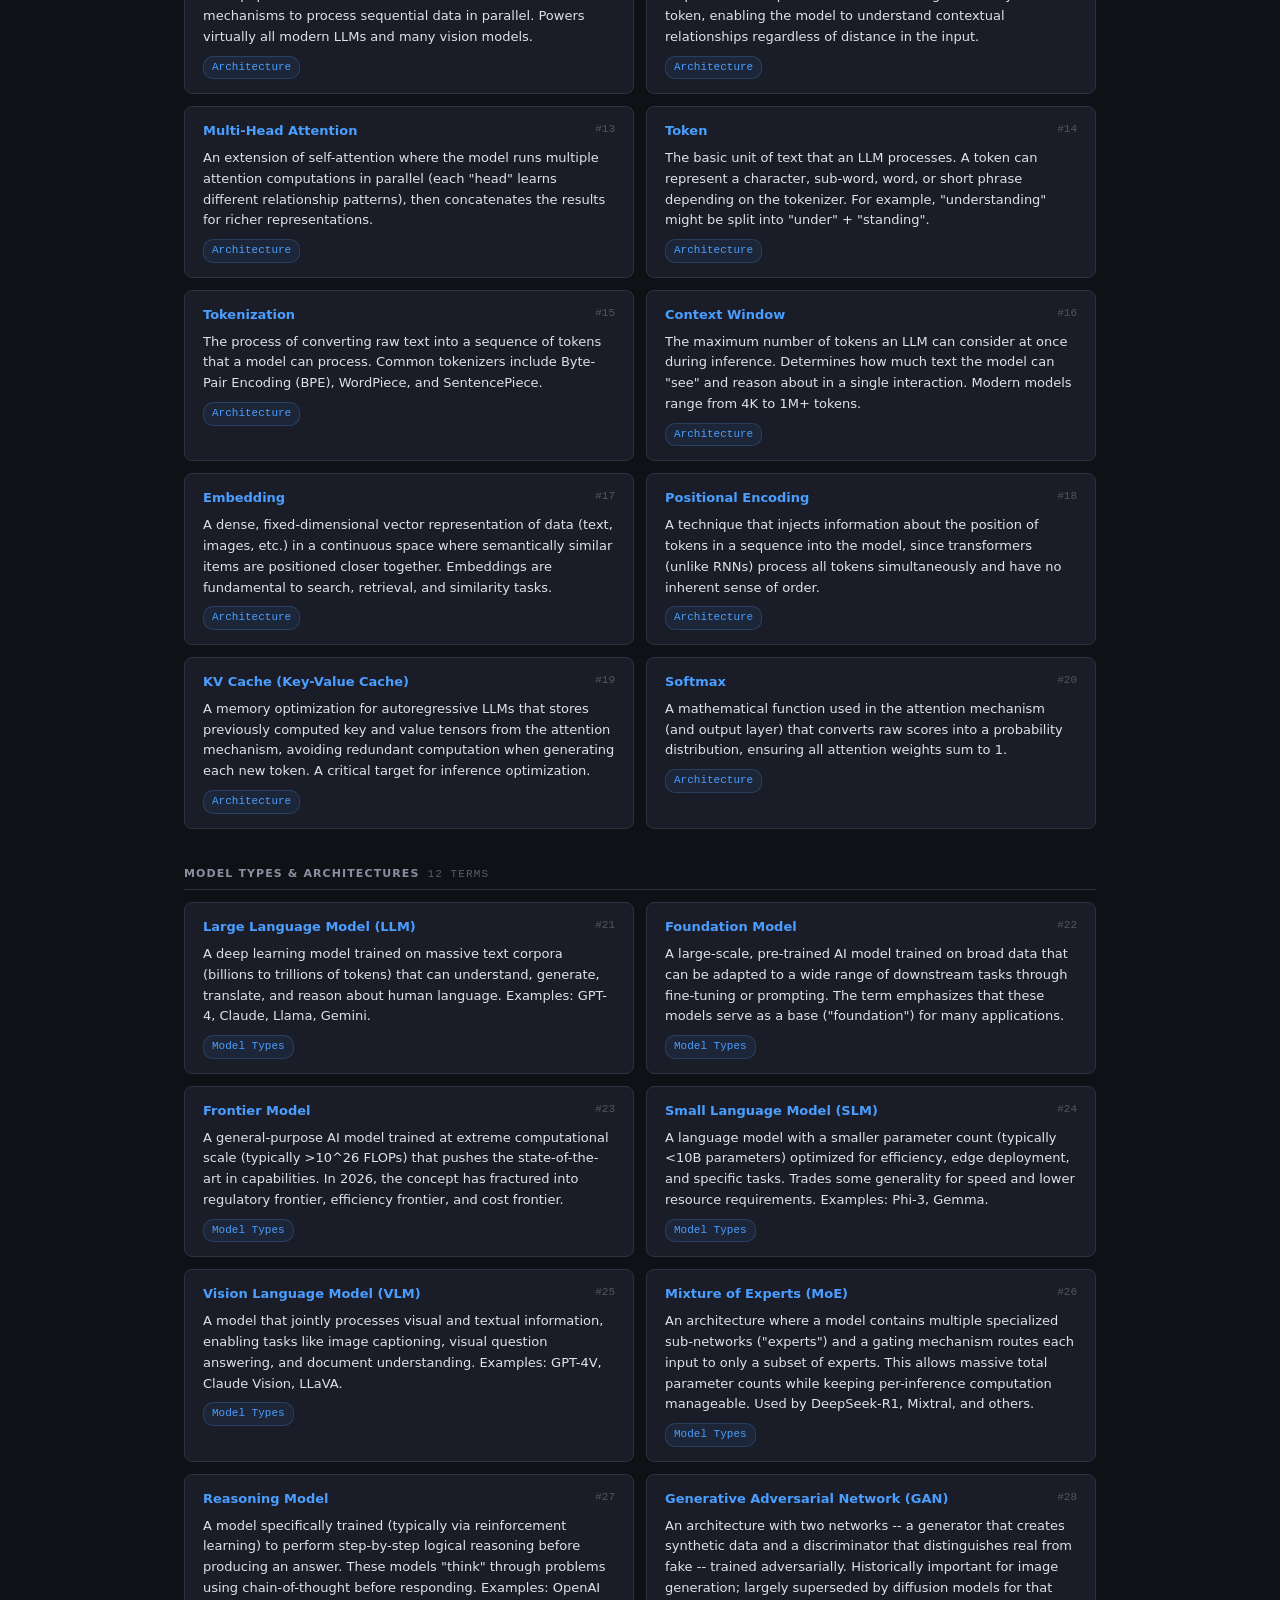
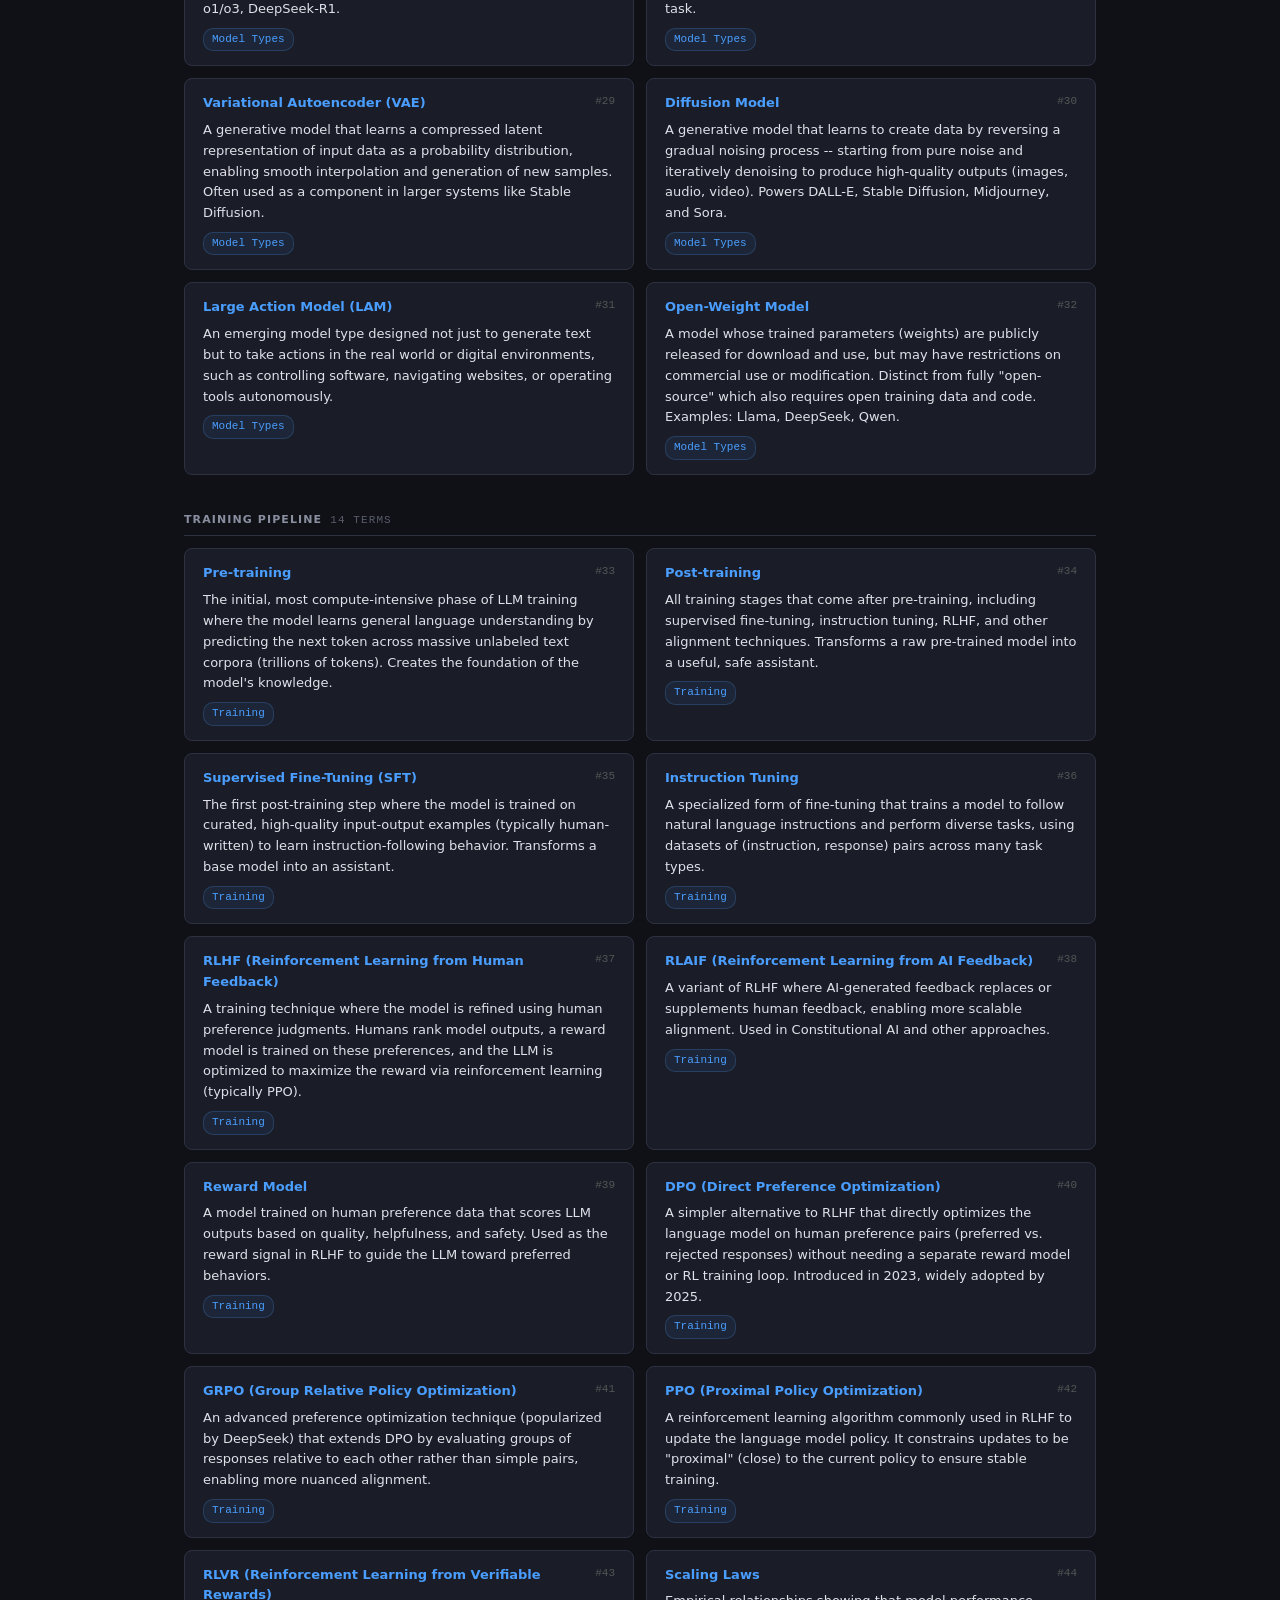
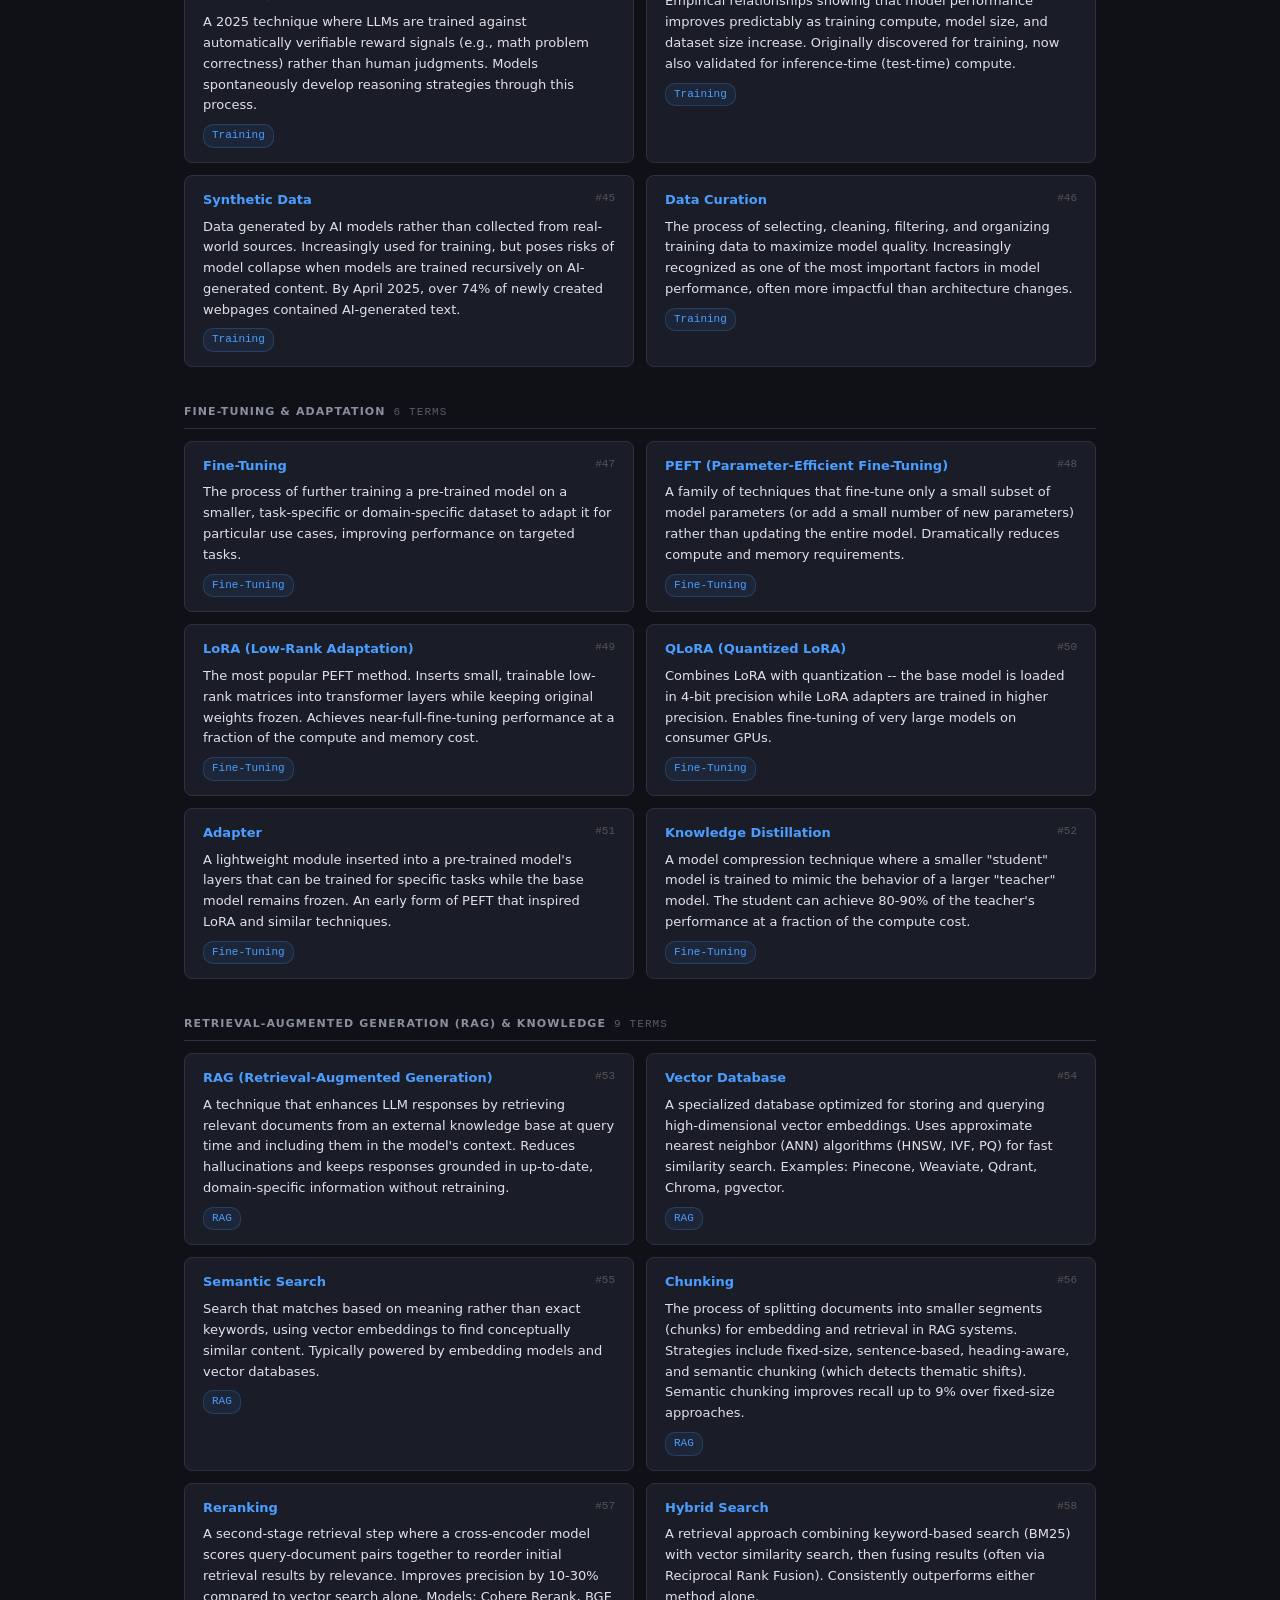
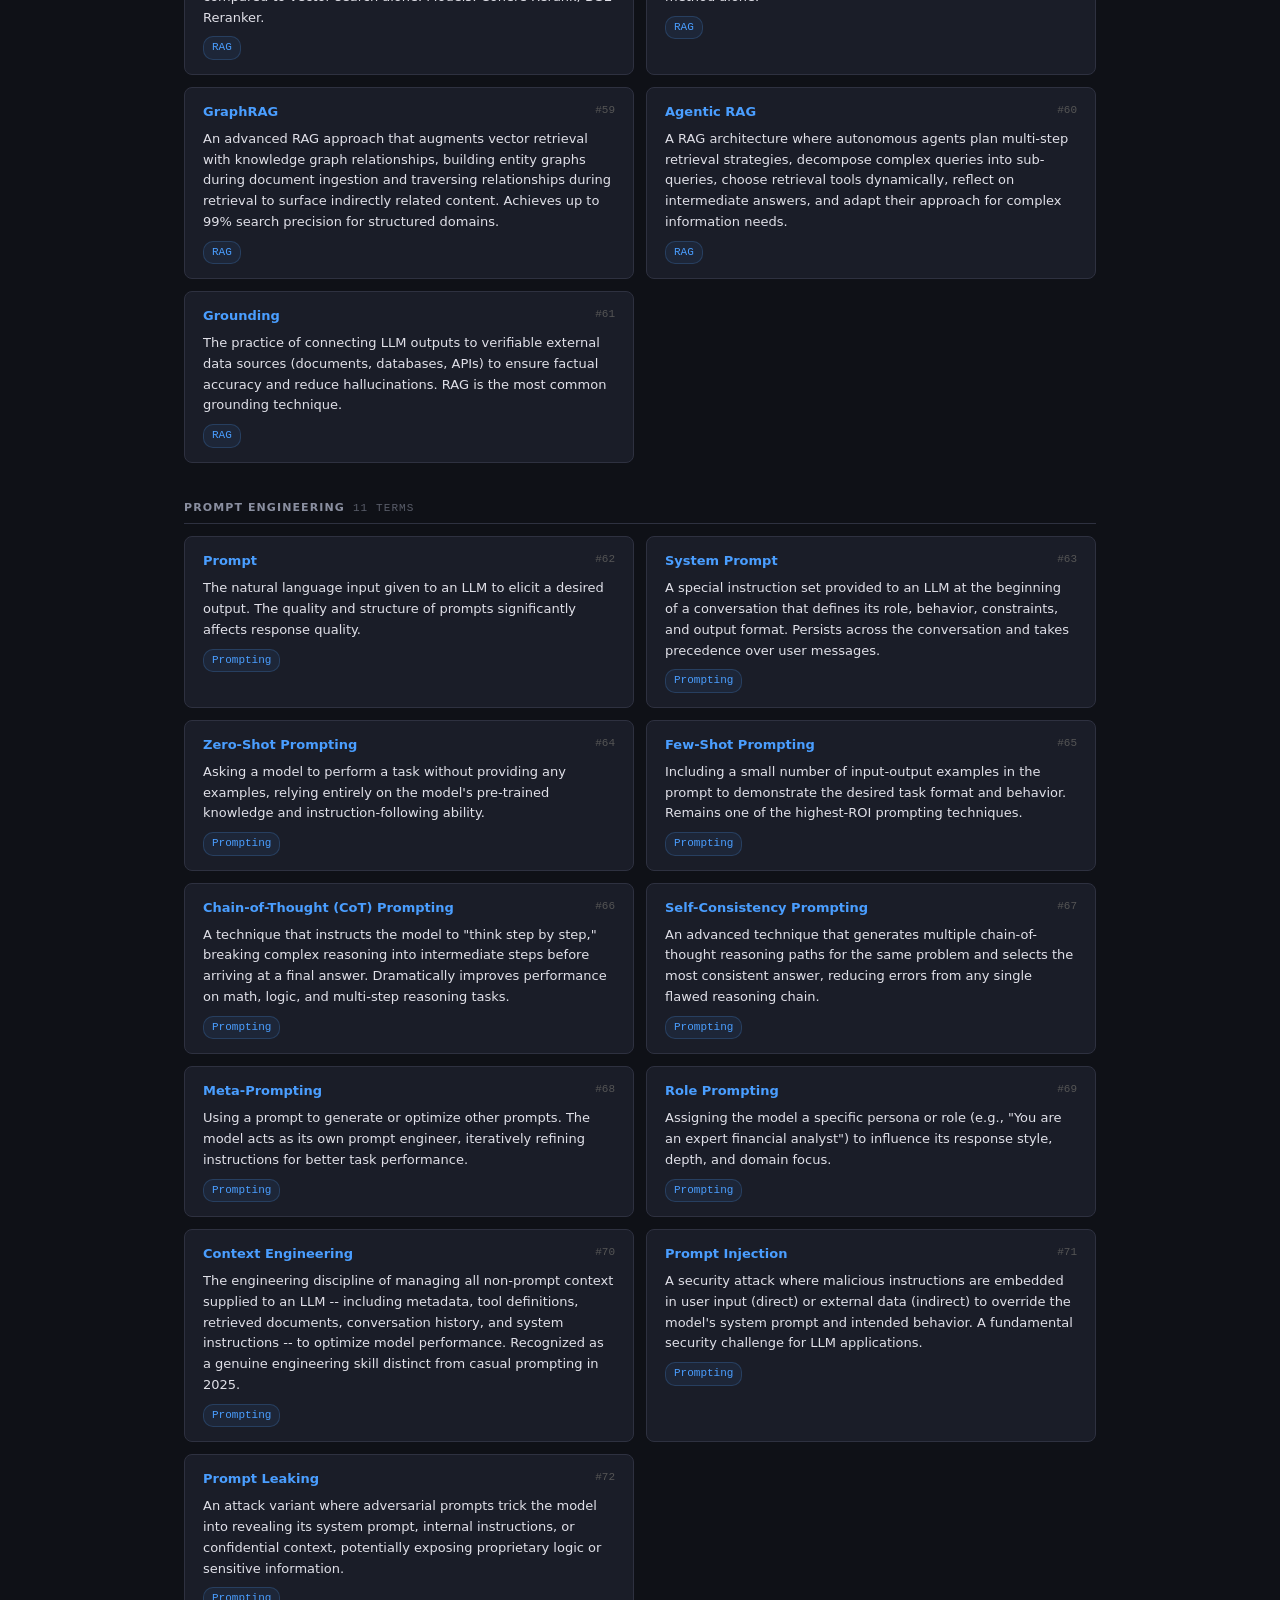
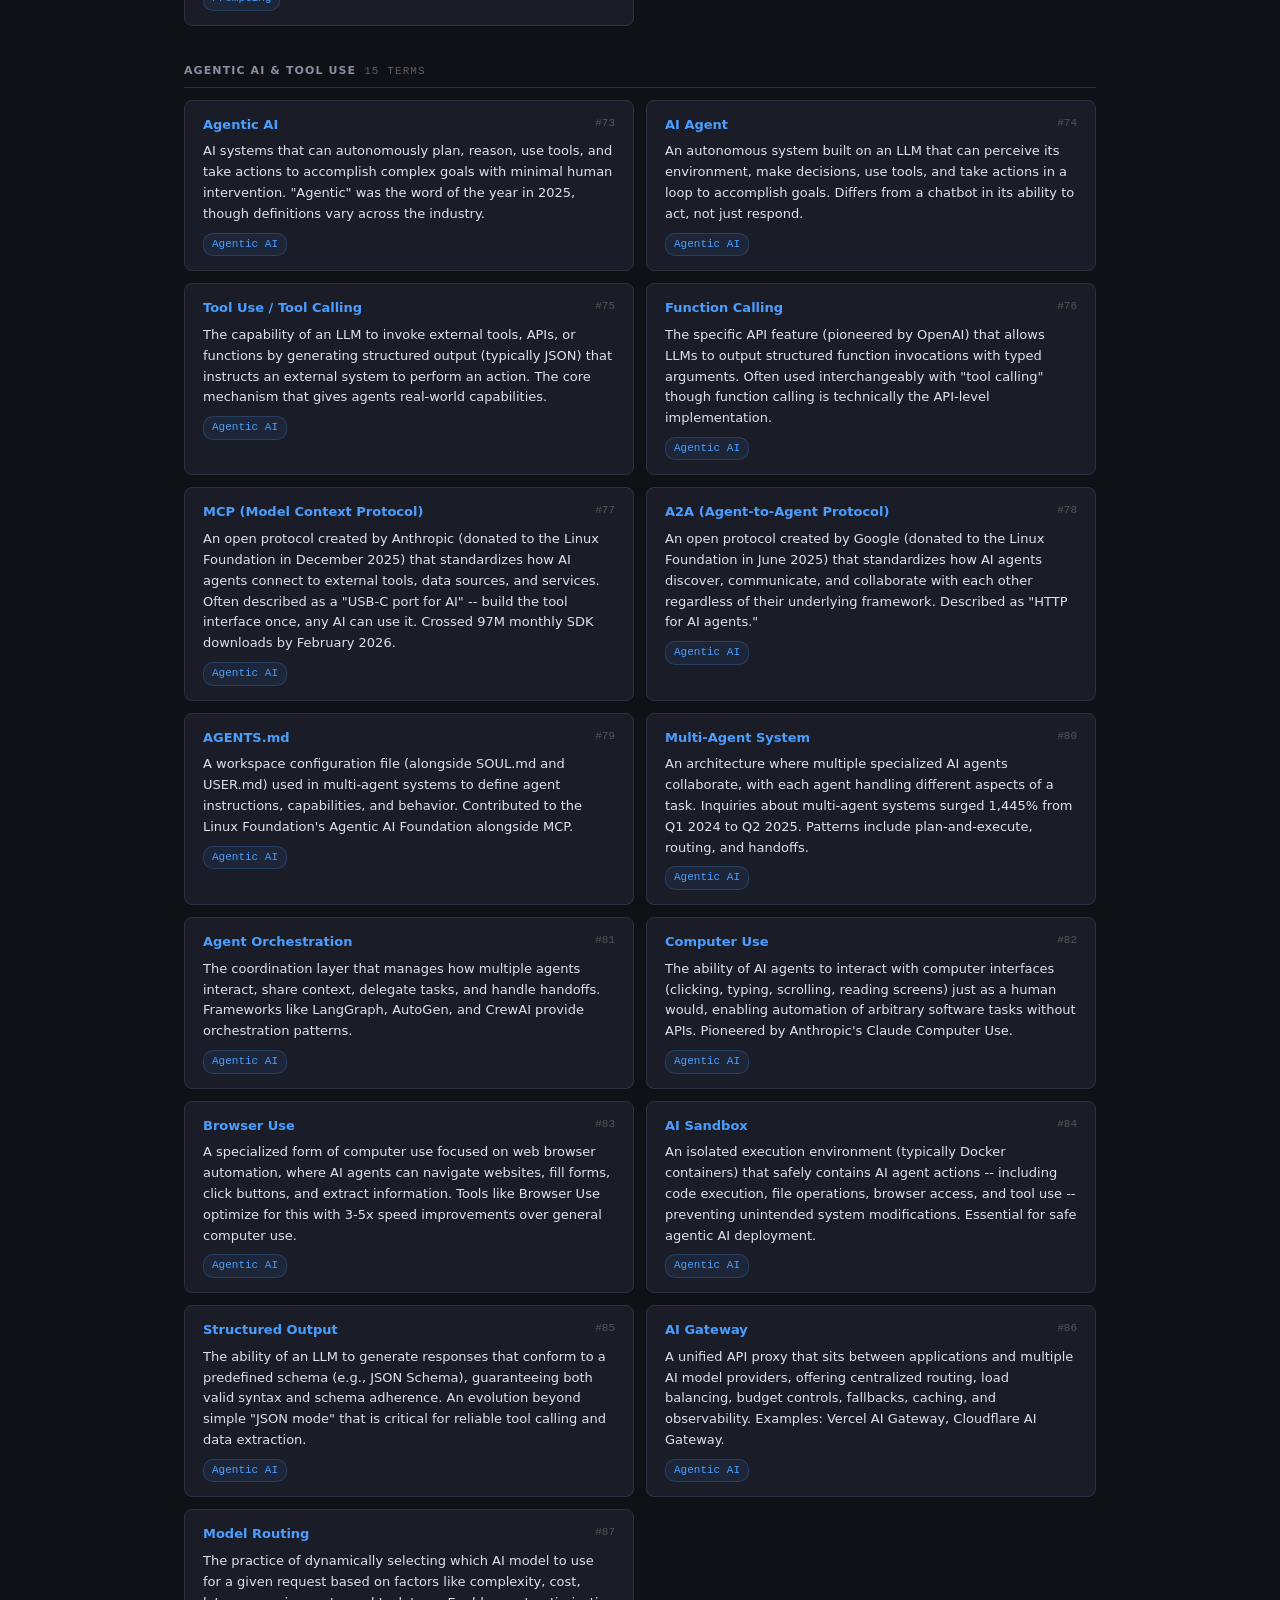
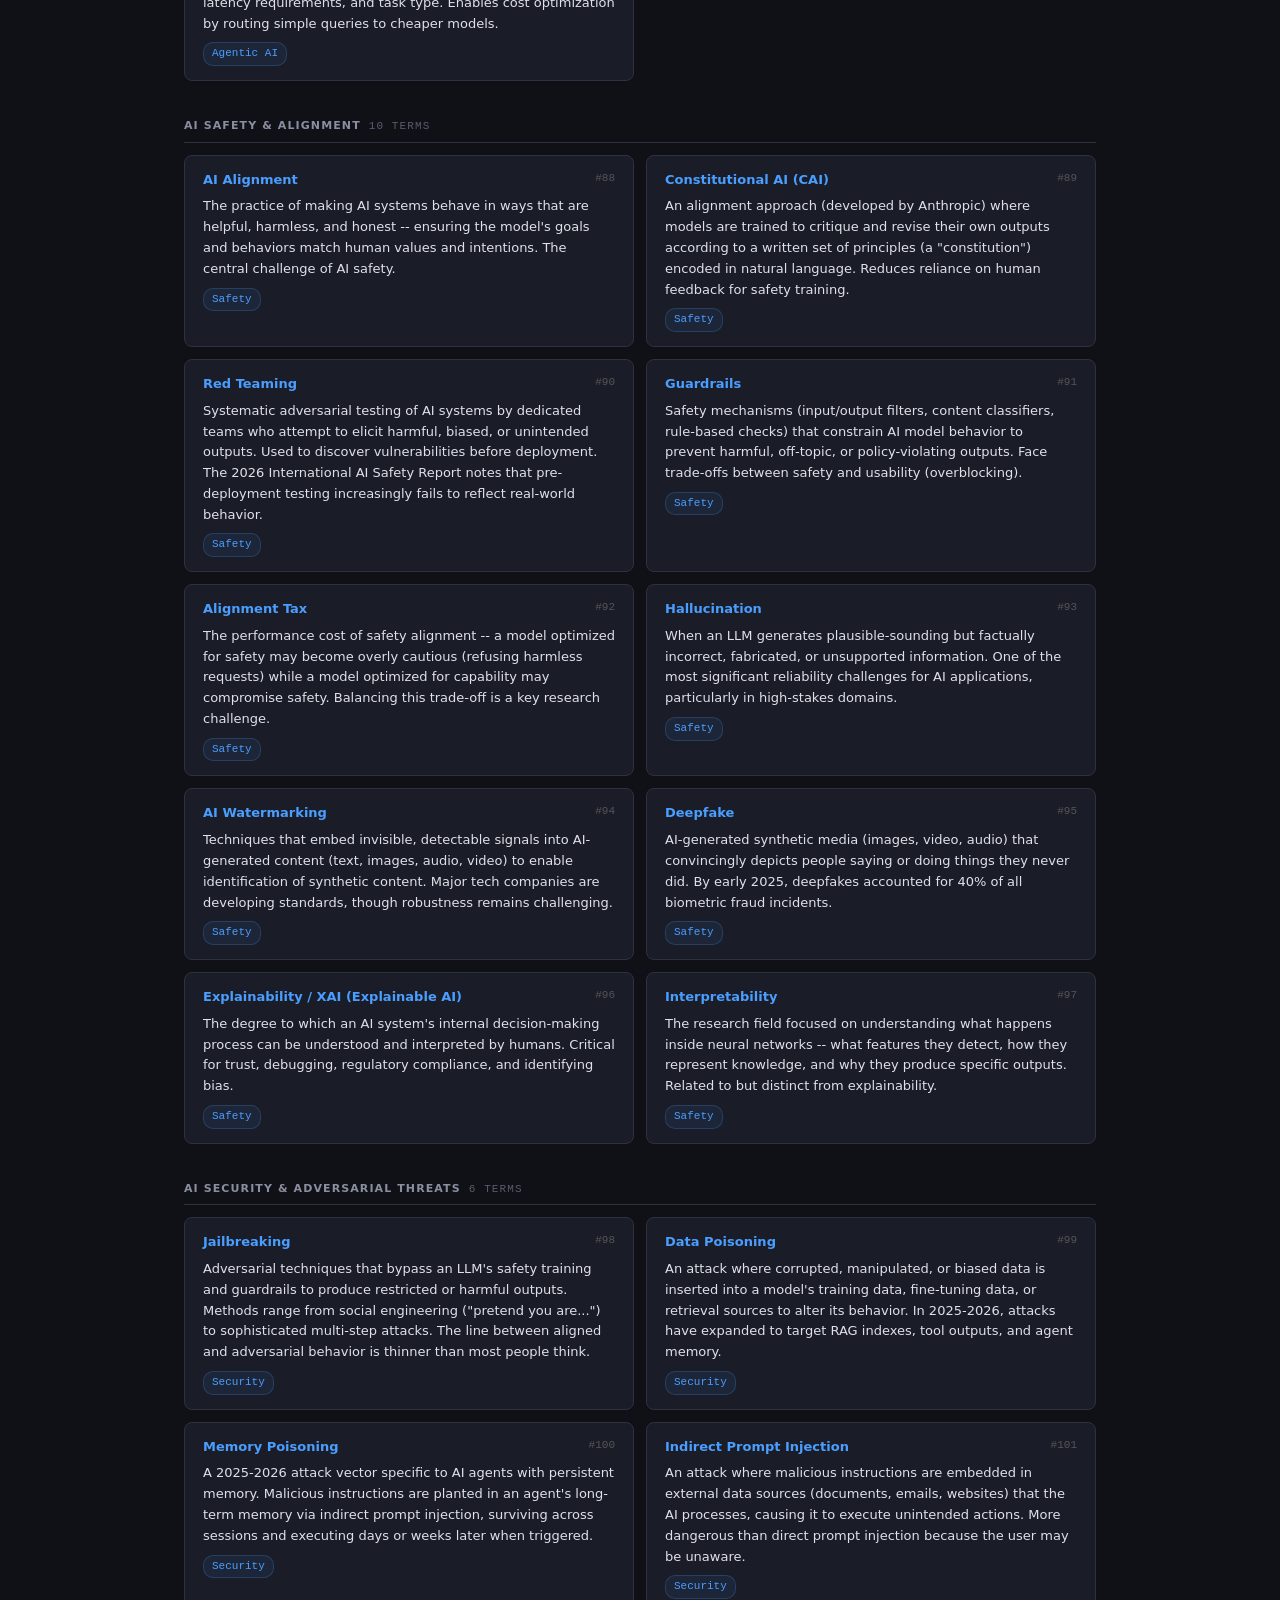
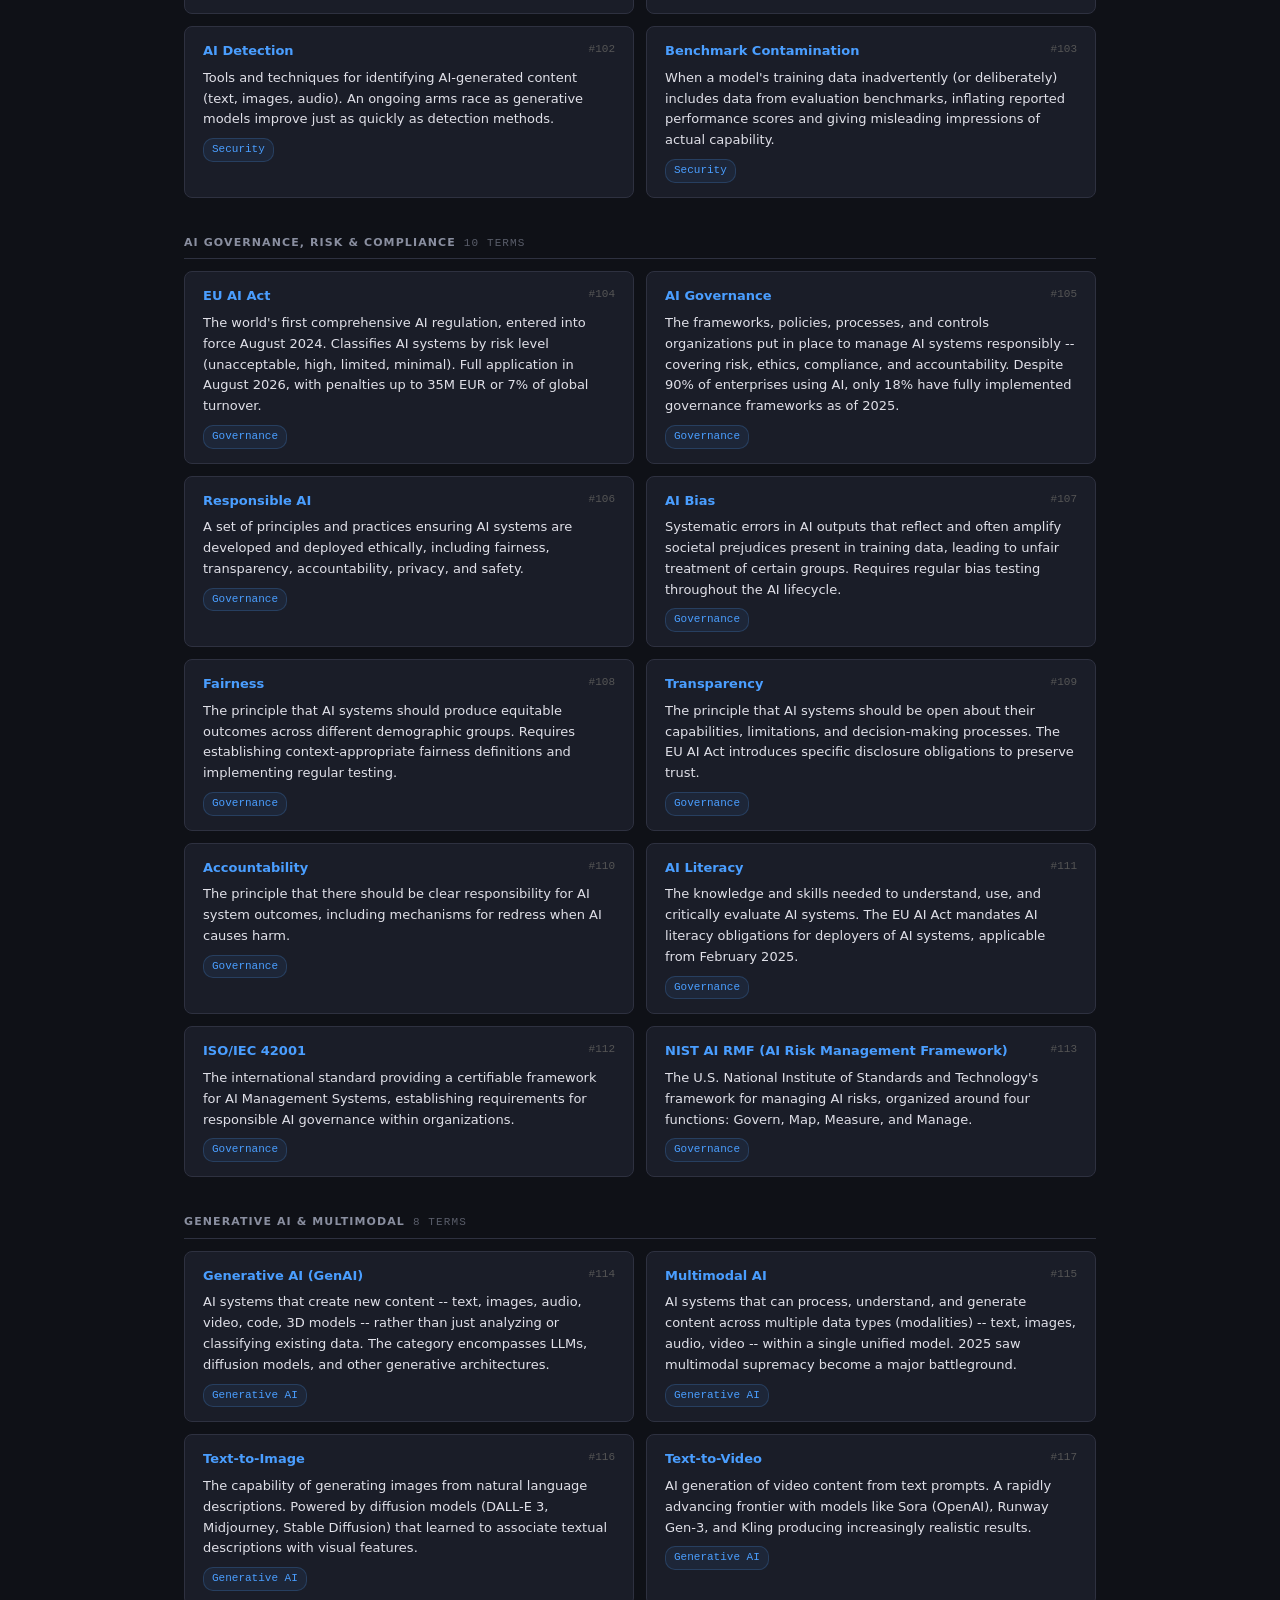
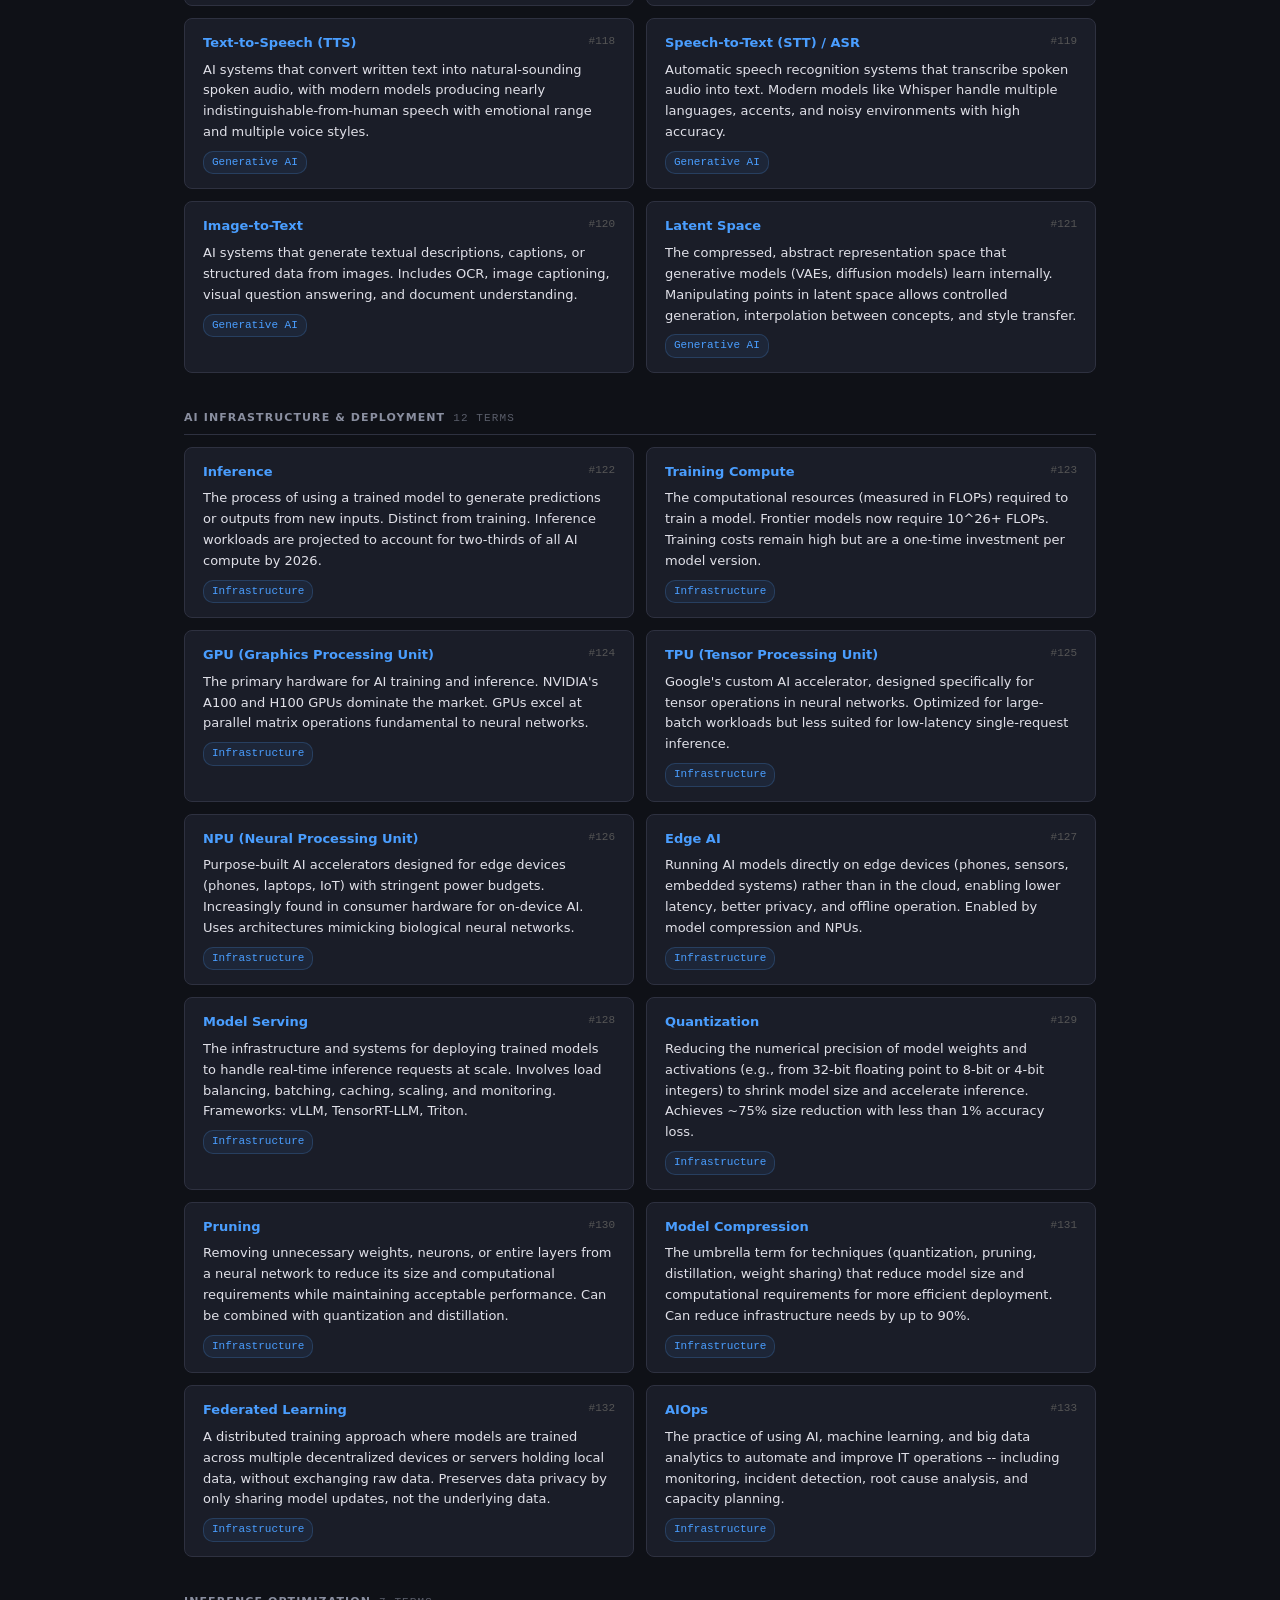
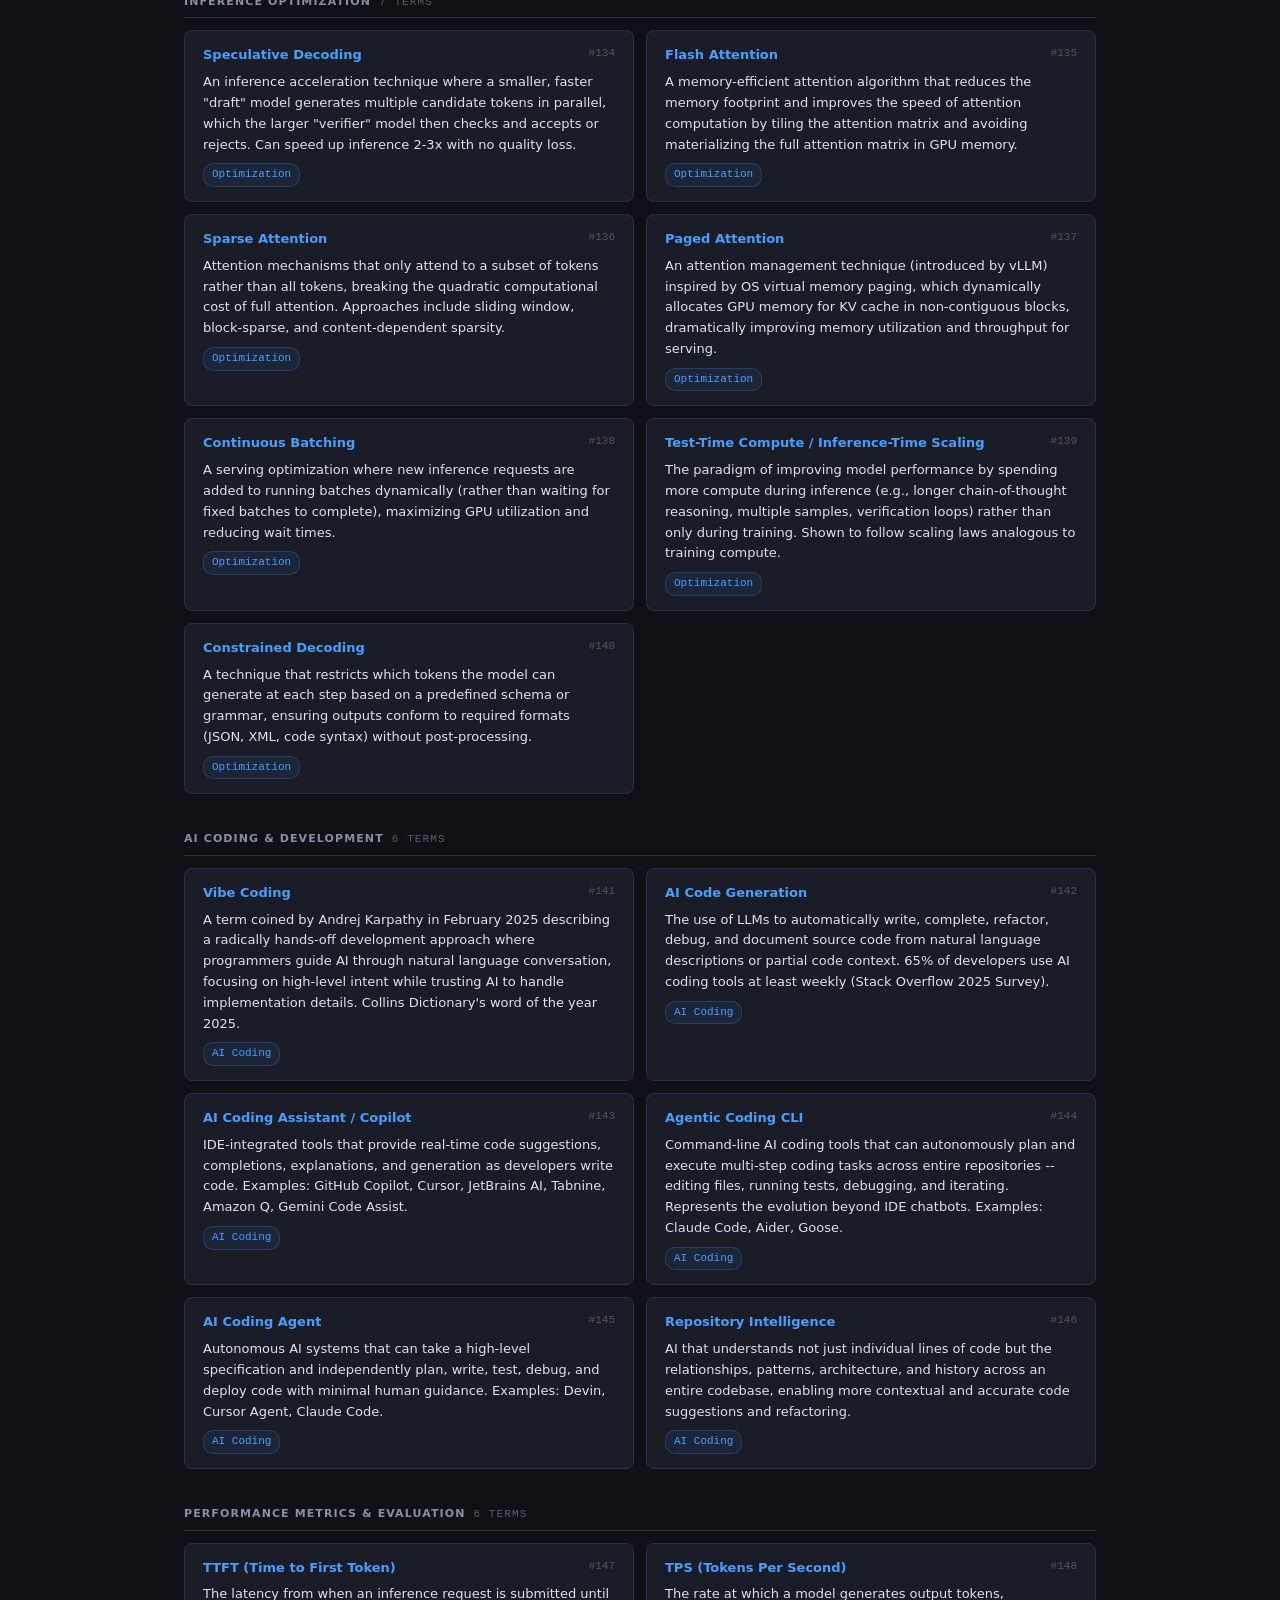
<file: ai/glossary.html>
<!doctype html>
<html lang="en">
    <head>
        <meta charset="UTF-8" />
        <meta name="viewport" content="width=device-width, initial-scale=1.0" />
        <title>AI Terminology Glossary</title>
        <style>
            :root {
                --text: #e0e0e8;
                --muted: #8a8fa0;
                --accent: #4a9eff;
                --bg: #0f1117;
                --surface: #1a1d28;
                --quote-bg: #1a1d28;
                --divider: #2e3140;
                --card-hover: 0 2px 8px rgba(0, 0, 0, 0.4);
                --tag-bg: rgba(74, 158, 255, 0.1);
                --tag-active-bg: #4a9eff;
                --tag-active-text: #0f1117;
                --search-bg: #1a1d28;
                --green: #3dd68c;
                --amber: #f0b429;
                --red: #ef4444;
                --purple: #a78bfa;
            }
            * {
                margin: 0;
                padding: 0;
                box-sizing: border-box;
            }
            body {
                font-family: -apple-system, BlinkMacSystemFont, "Segoe UI", system-ui, sans-serif;
                color: var(--text);
                background: var(--bg);
                line-height: 1.6;
                font-size: 14px;
                max-width: 960px;
                margin: 0 auto;
                padding: 40px 24px 80px;
            }
            header {
                margin-bottom: 32px;
                border-bottom: 1px solid var(--divider);
                padding-bottom: 16px;
                display: flex;
                justify-content: space-between;
                align-items: center;
            }
            .repo-link {
                font-family: "SF Mono", "Menlo", "Consolas", monospace;
                font-size: 11px;
                color: var(--accent);
                text-decoration: none;
                border: 1px solid var(--divider);
                padding: 6px 12px;
                border-radius: 8px;
                transition: background 0.2s, color 0.2s;
                white-space: nowrap;
            }
            .repo-link:hover {
                background: var(--accent);
                color: var(--bg);
            }
            h1 {
                font-size: 1.4rem;
                font-weight: 700;
                letter-spacing: 0.04em;
                text-transform: uppercase;
                color: var(--text);
                margin-bottom: 6px;
            }
            .subtitle {
                font-family: "SF Mono", "Menlo", "Consolas", monospace;
                font-size: 11px;
                color: var(--muted);
                font-style: normal;
                letter-spacing: 0.02em;
            }
            .search-container {
                position: sticky;
                top: 0;
                z-index: 100;
                background: var(--bg);
                padding: 16px 0 12px;
                border-bottom: 1px solid var(--divider);
                margin-bottom: 20px;
                backdrop-filter: blur(8px);
            }
            .search-box {
                position: relative;
            }
            .search-box input {
                width: 100%;
                padding: 10px 16px 10px 42px;
                font-family: "SF Mono", "Menlo", "Consolas", monospace;
                font-size: 13px;
                border: 1px solid var(--divider);
                border-radius: 8px;
                background: var(--search-bg);
                color: var(--text);
                outline: none;
                transition:
                    border-color 0.2s,
                    box-shadow 0.2s;
            }
            .search-box input:focus {
                border-color: var(--accent);
                box-shadow: 0 0 0 2px rgba(74, 158, 255, 0.15);
            }
            .search-box input::placeholder {
                color: #555;
            }
            .search-icon {
                position: absolute;
                left: 14px;
                top: 50%;
                transform: translateY(-50%);
                color: var(--muted);
                font-size: 1rem;
                pointer-events: none;
            }
            .search-shortcut {
                position: absolute;
                right: 12px;
                top: 50%;
                transform: translateY(-50%);
                font-family: "SF Mono", "Menlo", "Consolas", monospace;
                font-size: 11px;
                color: var(--muted);
                background: var(--surface);
                padding: 2px 6px;
                border-radius: 4px;
                border: 1px solid var(--divider);
            }
            .stats-bar {
                display: flex;
                justify-content: space-between;
                align-items: center;
                font-size: 11px;
                color: var(--muted);
                margin-bottom: 16px;
                font-family: "SF Mono", "Menlo", "Consolas", monospace;
                text-transform: uppercase;
                letter-spacing: 0.05em;
            }
            .stats-bar .count {
                font-weight: 700;
                color: var(--accent);
            }
            .view-toggle {
                display: flex;
                gap: 4px;
            }
            .view-toggle button {
                background: var(--surface);
                border: 1px solid var(--divider);
                border-radius: 8px;
                padding: 4px 10px;
                font-family: "SF Mono", "Menlo", "Consolas", monospace;
                font-size: 11px;
                color: var(--muted);
                cursor: pointer;
                transition: all 0.15s;
            }
            .view-toggle button.active {
                background: var(--accent);
                color: var(--bg);
                border-color: var(--accent);
            }
            .filter-row {
                display: flex;
                flex-wrap: wrap;
                gap: 6px;
                margin-bottom: 24px;
            }
            .filter-pill {
                display: inline-flex;
                align-items: center;
                gap: 4px;
                padding: 4px 12px;
                font-family: "SF Mono", "Menlo", "Consolas", monospace;
                font-size: 11px;
                border: 1px solid var(--divider);
                border-radius: 14px;
                background: var(--surface);
                color: var(--muted);
                cursor: pointer;
                transition: all 0.15s;
                white-space: nowrap;
                user-select: none;
            }
            .filter-pill:hover {
                border-color: var(--accent);
                color: var(--accent);
            }
            .filter-pill.active {
                background: var(--accent);
                color: var(--bg);
                border-color: var(--accent);
            }
            .filter-pill .pill-count {
                font-size: 10px;
                opacity: 0.7;
            }
            .filter-pill.active .pill-count {
                opacity: 0.9;
            }
            .section-header {
                font-size: 11px;
                font-weight: 600;
                color: var(--muted);
                text-transform: uppercase;
                letter-spacing: 0.1em;
                margin-top: 36px;
                margin-bottom: 12px;
                padding-bottom: 6px;
                border-bottom: 1px solid var(--divider);
                display: flex;
                align-items: baseline;
                gap: 8px;
            }
            .section-header .section-count {
                font-size: 11px;
                font-weight: 400;
                color: var(--muted);
                font-family: "SF Mono", "Menlo", "Consolas", monospace;
                opacity: 0.6;
            }
            .terms-grid {
                display: grid;
                grid-template-columns: 1fr;
                gap: 10px;
            }
            .term-card {
                background: var(--surface);
                border: 1px solid var(--divider);
                border-radius: 8px;
                padding: 14px 18px;
                transition:
                    border-color 0.2s;
                cursor: default;
            }
            .term-card:hover {
                border-color: var(--accent);
            }
            .term-card .term-header {
                display: flex;
                justify-content: space-between;
                align-items: flex-start;
                gap: 12px;
                margin-bottom: 6px;
            }
            .term-card .term-name {
                font-weight: 600;
                font-size: 13px;
                color: var(--accent);
            }
            .term-card .term-id {
                font-family: "SF Mono", "Menlo", "Consolas", monospace;
                font-size: 11px;
                color: #555;
                flex-shrink: 0;
            }
            .term-card .term-explanation {
                font-size: 13px;
                color: var(--text);
                line-height: 1.6;
            }
            .term-card .term-meta {
                display: flex;
                gap: 6px;
                margin-top: 8px;
                flex-wrap: wrap;
            }
            .term-card .term-tag {
                font-family: "SF Mono", "Menlo", "Consolas", monospace;
                font-size: 11px;
                padding: 2px 8px;
                border-radius: 10px;
                background: rgba(74, 158, 255, 0.08);
                color: var(--accent);
                border: 1px solid rgba(74, 158, 255, 0.2);
            }
            .terms-table {
                width: 100%;
                border-collapse: collapse;
                font-size: 13px;
            }
            .terms-table th,
            .terms-table td {
                text-align: left;
                padding: 10px 14px;
                border: 1px solid var(--divider);
                vertical-align: top;
            }
            .terms-table th {
                background: var(--surface);
                font-weight: 600;
                color: var(--accent);
                font-size: 11px;
                text-transform: uppercase;
                letter-spacing: 0.05em;
                position: sticky;
                top: 62px;
                z-index: 50;
            }
            .terms-table tr:hover td {
                background: var(--surface);
            }
            .terms-table .col-id {
                width: 40px;
                text-align: center;
                color: #555;
                font-family: "SF Mono", "Menlo", monospace;
                font-size: 11px;
            }
            .terms-table .col-term {
                width: 180px;
                font-weight: 600;
                color: var(--accent);
            }
            .terms-table .col-tag {
                width: 110px;
            }
            .terms-table .col-tag span {
                font-family: "SF Mono", "Menlo", monospace;
                font-size: 11px;
                padding: 2px 8px;
                background: rgba(74, 158, 255, 0.08);
                border: 1px solid rgba(74, 158, 255, 0.2);
                border-radius: 10px;
                color: var(--accent);
            }
            mark {
                background: rgba(74, 158, 255, 0.2);
                color: inherit;
                padding: 0 2px;
                border-radius: 2px;
            }
            .empty-state {
                text-align: center;
                padding: 60px 20px;
                color: var(--muted);
                font-style: italic;
            }
            .empty-state .empty-icon {
                font-size: 2rem;
                margin-bottom: 12px;
                opacity: 0.4;
            }
            .hidden {
                display: none !important;
            }
            @media (max-width: 600px) {
                body {
                    padding: 20px 12px 48px;
                }
                h1 {
                    font-size: 1.3rem;
                }
                .filter-row {
                    gap: 4px;
                }
                .filter-pill {
                    font-size: 10px;
                    padding: 3px 8px;
                }
                .term-card {
                    padding: 10px 14px;
                }
                .terms-table {
                    font-size: 12px;
                }
                .terms-table th,
                .terms-table td {
                    padding: 6px 8px;
                }
                .search-shortcut {
                    display: none;
                }
            }
            @media (min-width: 700px) {
                .terms-grid {
                    grid-template-columns: 1fr 1fr;
                    gap: 12px;
                }
            }
            @media print {
                .search-container,
                .filter-row,
                .stats-bar,
                .view-toggle {
                    display: none;
                }
                .term-card {
                    break-inside: avoid;
                    border: 1px solid var(--divider);
                }
                body {
                    max-width: 100%;
                    padding: 0;
                }
            }
        </style>
    </head>
    <body>
        <header>
            <div>
                <h1>AI Terminology Glossary</h1>
                <p class="subtitle">
                    289 terms across 25 categories &mdash; April 2026
                </p>
            </div>
            <a href="https://github.com/ThibautBaissac/rails_ai_agents" class="repo-link" target="_blank" rel="noopener noreferrer">GitHub Repo</a>
        </header>
        <div class="search-container">
            <div class="search-box">
                <span class="search-icon">&#x1F50D;</span>
                <input
                    type="text"
                    id="searchInput"
                    placeholder="Search terms, explanations, categories..."
                    autocomplete="off"
                />
                <span class="search-shortcut">/</span>
            </div>
        </div>
        <div class="stats-bar">
            <span
                >Showing <span class="count" id="resultCount">289</span> of 289
                terms</span
            >
            <div class="view-toggle">
                <button
                    id="viewCards"
                    class="active"
                    onclick="setView('cards')"
                >
                    Cards
                </button>
                <button id="viewTable" onclick="setView('table')">Table</button>
            </div>
        </div>
        <div class="filter-row" id="filterRow"></div>
        <div id="cardsView"><div id="termsContainer"></div></div>
        <div id="tableView" class="hidden">
            <table class="terms-table">
                <thead>
                    <tr>
                        <th class="col-id">#</th>
                        <th class="col-term">Term</th>
                        <th>Explanation</th>
                        <th class="col-tag">Category</th>
                    </tr>
                </thead>
                <tbody id="tableBody"></tbody>
            </table>
        </div>
        <div class="empty-state hidden" id="emptyState">
            <div class="empty-icon">&#x1F50D;</div>
            <p>No terms match your search.</p>
            <p style="font-size: 0.85rem; margin-top: 8px">
                Try a different keyword or clear the filters.
            </p>
        </div>
        <script>
            const TERMS = [
                {
                    id: 1,
                    term: "Artificial Intelligence (AI)",
                    explanation:
                        "The broad field of computer science focused on creating systems capable of performing tasks that typically require human intelligence, such as reasoning, learning, perception, and decision-making.",
                    tag: "Core AI/ML",
                    section: "Core AI/ML Foundations",
                    sectionNum: 1,
                },
                {
                    id: 2,
                    term: "Machine Learning (ML)",
                    explanation:
                        "A subset of AI where systems learn patterns from data and improve performance on tasks without being explicitly programmed, using statistical techniques to generalize from examples.",
                    tag: "Core AI/ML",
                    section: "Core AI/ML Foundations",
                    sectionNum: 1,
                },
                {
                    id: 3,
                    term: "Deep Learning",
                    explanation:
                        'A subset of machine learning that uses artificial neural networks with multiple layers (hence "deep") to learn hierarchical representations of data. Powers most modern AI breakthroughs.',
                    tag: "Core AI/ML",
                    section: "Core AI/ML Foundations",
                    sectionNum: 1,
                },
                {
                    id: 4,
                    term: "Neural Network",
                    explanation:
                        "A computational model inspired by the human brain, consisting of interconnected layers of nodes (neurons) that process and transform input data through weighted connections and activation functions.",
                    tag: "Core AI/ML",
                    section: "Core AI/ML Foundations",
                    sectionNum: 1,
                },
                {
                    id: 5,
                    term: "Supervised Learning",
                    explanation:
                        "A machine learning paradigm where models are trained on labeled data (input-output pairs), learning to map inputs to correct outputs. Used for classification and regression tasks.",
                    tag: "Core AI/ML",
                    section: "Core AI/ML Foundations",
                    sectionNum: 1,
                },
                {
                    id: 6,
                    term: "Unsupervised Learning",
                    explanation:
                        "A machine learning paradigm where models find patterns in unlabeled data without predefined outputs. Includes clustering, dimensionality reduction, and density estimation.",
                    tag: "Core AI/ML",
                    section: "Core AI/ML Foundations",
                    sectionNum: 1,
                },
                {
                    id: 7,
                    term: "Reinforcement Learning (RL)",
                    explanation:
                        "A learning paradigm where an agent learns optimal behavior by interacting with an environment, receiving rewards or penalties for actions, and maximizing cumulative reward over time.",
                    tag: "Core AI/ML",
                    section: "Core AI/ML Foundations",
                    sectionNum: 1,
                },
                {
                    id: 8,
                    term: "Transfer Learning",
                    explanation:
                        "A technique where a model trained on one task is repurposed as the starting point for a model on a different but related task, leveraging previously learned features to reduce training time and data requirements.",
                    tag: "Core AI/ML",
                    section: "Core AI/ML Foundations",
                    sectionNum: 1,
                },
                {
                    id: 9,
                    term: "Natural Language Processing (NLP)",
                    explanation:
                        "The branch of AI focused on enabling computers to understand, interpret, generate, and interact with human language in useful ways.",
                    tag: "Core AI/ML",
                    section: "Core AI/ML Foundations",
                    sectionNum: 1,
                },
                {
                    id: 10,
                    term: "Computer Vision",
                    explanation:
                        "The field of AI that enables machines to interpret and understand visual information from images and video, including object detection, image classification, and scene understanding.",
                    tag: "Core AI/ML",
                    section: "Core AI/ML Foundations",
                    sectionNum: 1,
                },
                {
                    id: 11,
                    term: "Transformer",
                    explanation:
                        'The dominant neural network architecture (introduced in the 2017 paper "Attention Is All You Need") that uses self-attention mechanisms to process sequential data in parallel. Powers virtually all modern LLMs and many vision models.',
                    tag: "Architecture",
                    section: "Transformer Architecture & LLM Internals",
                    sectionNum: 2,
                },
                {
                    id: 12,
                    term: "Self-Attention",
                    explanation:
                        "A mechanism within transformers that allows each token in a sequence to compute relevance scores against every other token, enabling the model to understand contextual relationships regardless of distance in the input.",
                    tag: "Architecture",
                    section: "Transformer Architecture & LLM Internals",
                    sectionNum: 2,
                },
                {
                    id: 13,
                    term: "Multi-Head Attention",
                    explanation:
                        'An extension of self-attention where the model runs multiple attention computations in parallel (each "head" learns different relationship patterns), then concatenates the results for richer representations.',
                    tag: "Architecture",
                    section: "Transformer Architecture & LLM Internals",
                    sectionNum: 2,
                },
                {
                    id: 14,
                    term: "Token",
                    explanation:
                        'The basic unit of text that an LLM processes. A token can represent a character, sub-word, word, or short phrase depending on the tokenizer. For example, "understanding" might be split into "under" + "standing".',
                    tag: "Architecture",
                    section: "Transformer Architecture & LLM Internals",
                    sectionNum: 2,
                },
                {
                    id: 15,
                    term: "Tokenization",
                    explanation:
                        "The process of converting raw text into a sequence of tokens that a model can process. Common tokenizers include Byte-Pair Encoding (BPE), WordPiece, and SentencePiece.",
                    tag: "Architecture",
                    section: "Transformer Architecture & LLM Internals",
                    sectionNum: 2,
                },
                {
                    id: 16,
                    term: "Context Window",
                    explanation:
                        'The maximum number of tokens an LLM can consider at once during inference. Determines how much text the model can "see" and reason about in a single interaction. Modern models range from 4K to 1M+ tokens.',
                    tag: "Architecture",
                    section: "Transformer Architecture & LLM Internals",
                    sectionNum: 2,
                },
                {
                    id: 17,
                    term: "Embedding",
                    explanation:
                        "A dense, fixed-dimensional vector representation of data (text, images, etc.) in a continuous space where semantically similar items are positioned closer together. Embeddings are fundamental to search, retrieval, and similarity tasks.",
                    tag: "Architecture",
                    section: "Transformer Architecture & LLM Internals",
                    sectionNum: 2,
                },
                {
                    id: 18,
                    term: "Positional Encoding",
                    explanation:
                        "A technique that injects information about the position of tokens in a sequence into the model, since transformers (unlike RNNs) process all tokens simultaneously and have no inherent sense of order.",
                    tag: "Architecture",
                    section: "Transformer Architecture & LLM Internals",
                    sectionNum: 2,
                },
                {
                    id: 19,
                    term: "KV Cache (Key-Value Cache)",
                    explanation:
                        "A memory optimization for autoregressive LLMs that stores previously computed key and value tensors from the attention mechanism, avoiding redundant computation when generating each new token. A critical target for inference optimization.",
                    tag: "Architecture",
                    section: "Transformer Architecture & LLM Internals",
                    sectionNum: 2,
                },
                {
                    id: 20,
                    term: "Softmax",
                    explanation:
                        "A mathematical function used in the attention mechanism (and output layer) that converts raw scores into a probability distribution, ensuring all attention weights sum to 1.",
                    tag: "Architecture",
                    section: "Transformer Architecture & LLM Internals",
                    sectionNum: 2,
                },
                {
                    id: 21,
                    term: "Large Language Model (LLM)",
                    explanation:
                        "A deep learning model trained on massive text corpora (billions to trillions of tokens) that can understand, generate, translate, and reason about human language. Examples: GPT-4, Claude, Llama, Gemini.",
                    tag: "Model Types",
                    section: "Model Types & Architectures",
                    sectionNum: 3,
                },
                {
                    id: 22,
                    term: "Foundation Model",
                    explanation:
                        'A large-scale, pre-trained AI model trained on broad data that can be adapted to a wide range of downstream tasks through fine-tuning or prompting. The term emphasizes that these models serve as a base ("foundation") for many applications.',
                    tag: "Model Types",
                    section: "Model Types & Architectures",
                    sectionNum: 3,
                },
                {
                    id: 23,
                    term: "Frontier Model",
                    explanation:
                        "A general-purpose AI model trained at extreme computational scale (typically >10^26 FLOPs) that pushes the state-of-the-art in capabilities. In 2026, the concept has fractured into regulatory frontier, efficiency frontier, and cost frontier.",
                    tag: "Model Types",
                    section: "Model Types & Architectures",
                    sectionNum: 3,
                },
                {
                    id: 24,
                    term: "Small Language Model (SLM)",
                    explanation:
                        "A language model with a smaller parameter count (typically <10B parameters) optimized for efficiency, edge deployment, and specific tasks. Trades some generality for speed and lower resource requirements. Examples: Phi-3, Gemma.",
                    tag: "Model Types",
                    section: "Model Types & Architectures",
                    sectionNum: 3,
                },
                {
                    id: 25,
                    term: "Vision Language Model (VLM)",
                    explanation:
                        "A model that jointly processes visual and textual information, enabling tasks like image captioning, visual question answering, and document understanding. Examples: GPT-4V, Claude Vision, LLaVA.",
                    tag: "Model Types",
                    section: "Model Types & Architectures",
                    sectionNum: 3,
                },
                {
                    id: 26,
                    term: "Mixture of Experts (MoE)",
                    explanation:
                        'An architecture where a model contains multiple specialized sub-networks ("experts") and a gating mechanism routes each input to only a subset of experts. This allows massive total parameter counts while keeping per-inference computation manageable. Used by DeepSeek-R1, Mixtral, and others.',
                    tag: "Model Types",
                    section: "Model Types & Architectures",
                    sectionNum: 3,
                },
                {
                    id: 27,
                    term: "Reasoning Model",
                    explanation:
                        'A model specifically trained (typically via reinforcement learning) to perform step-by-step logical reasoning before producing an answer. These models "think" through problems using chain-of-thought before responding. Examples: OpenAI o1/o3, DeepSeek-R1.',
                    tag: "Model Types",
                    section: "Model Types & Architectures",
                    sectionNum: 3,
                },
                {
                    id: 28,
                    term: "Generative Adversarial Network (GAN)",
                    explanation:
                        "An architecture with two networks -- a generator that creates synthetic data and a discriminator that distinguishes real from fake -- trained adversarially. Historically important for image generation; largely superseded by diffusion models for that task.",
                    tag: "Model Types",
                    section: "Model Types & Architectures",
                    sectionNum: 3,
                },
                {
                    id: 29,
                    term: "Variational Autoencoder (VAE)",
                    explanation:
                        "A generative model that learns a compressed latent representation of input data as a probability distribution, enabling smooth interpolation and generation of new samples. Often used as a component in larger systems like Stable Diffusion.",
                    tag: "Model Types",
                    section: "Model Types & Architectures",
                    sectionNum: 3,
                },
                {
                    id: 30,
                    term: "Diffusion Model",
                    explanation:
                        "A generative model that learns to create data by reversing a gradual noising process -- starting from pure noise and iteratively denoising to produce high-quality outputs (images, audio, video). Powers DALL-E, Stable Diffusion, Midjourney, and Sora.",
                    tag: "Model Types",
                    section: "Model Types & Architectures",
                    sectionNum: 3,
                },
                {
                    id: 31,
                    term: "Large Action Model (LAM)",
                    explanation:
                        "An emerging model type designed not just to generate text but to take actions in the real world or digital environments, such as controlling software, navigating websites, or operating tools autonomously.",
                    tag: "Model Types",
                    section: "Model Types & Architectures",
                    sectionNum: 3,
                },
                {
                    id: 32,
                    term: "Open-Weight Model",
                    explanation:
                        'A model whose trained parameters (weights) are publicly released for download and use, but may have restrictions on commercial use or modification. Distinct from fully "open-source" which also requires open training data and code. Examples: Llama, DeepSeek, Qwen.',
                    tag: "Model Types",
                    section: "Model Types & Architectures",
                    sectionNum: 3,
                },
                {
                    id: 33,
                    term: "Pre-training",
                    explanation:
                        "The initial, most compute-intensive phase of LLM training where the model learns general language understanding by predicting the next token across massive unlabeled text corpora (trillions of tokens). Creates the foundation of the model's knowledge.",
                    tag: "Training",
                    section: "Training Pipeline",
                    sectionNum: 4,
                },
                {
                    id: 34,
                    term: "Post-training",
                    explanation:
                        "All training stages that come after pre-training, including supervised fine-tuning, instruction tuning, RLHF, and other alignment techniques. Transforms a raw pre-trained model into a useful, safe assistant.",
                    tag: "Training",
                    section: "Training Pipeline",
                    sectionNum: 4,
                },
                {
                    id: 35,
                    term: "Supervised Fine-Tuning (SFT)",
                    explanation:
                        "The first post-training step where the model is trained on curated, high-quality input-output examples (typically human-written) to learn instruction-following behavior. Transforms a base model into an assistant.",
                    tag: "Training",
                    section: "Training Pipeline",
                    sectionNum: 4,
                },
                {
                    id: 36,
                    term: "Instruction Tuning",
                    explanation:
                        "A specialized form of fine-tuning that trains a model to follow natural language instructions and perform diverse tasks, using datasets of (instruction, response) pairs across many task types.",
                    tag: "Training",
                    section: "Training Pipeline",
                    sectionNum: 4,
                },
                {
                    id: 37,
                    term: "RLHF (Reinforcement Learning from Human Feedback)",
                    explanation:
                        "A training technique where the model is refined using human preference judgments. Humans rank model outputs, a reward model is trained on these preferences, and the LLM is optimized to maximize the reward via reinforcement learning (typically PPO).",
                    tag: "Training",
                    section: "Training Pipeline",
                    sectionNum: 4,
                },
                {
                    id: 38,
                    term: "RLAIF (Reinforcement Learning from AI Feedback)",
                    explanation:
                        "A variant of RLHF where AI-generated feedback replaces or supplements human feedback, enabling more scalable alignment. Used in Constitutional AI and other approaches.",
                    tag: "Training",
                    section: "Training Pipeline",
                    sectionNum: 4,
                },
                {
                    id: 39,
                    term: "Reward Model",
                    explanation:
                        "A model trained on human preference data that scores LLM outputs based on quality, helpfulness, and safety. Used as the reward signal in RLHF to guide the LLM toward preferred behaviors.",
                    tag: "Training",
                    section: "Training Pipeline",
                    sectionNum: 4,
                },
                {
                    id: 40,
                    term: "DPO (Direct Preference Optimization)",
                    explanation:
                        "A simpler alternative to RLHF that directly optimizes the language model on human preference pairs (preferred vs. rejected responses) without needing a separate reward model or RL training loop. Introduced in 2023, widely adopted by 2025.",
                    tag: "Training",
                    section: "Training Pipeline",
                    sectionNum: 4,
                },
                {
                    id: 41,
                    term: "GRPO (Group Relative Policy Optimization)",
                    explanation:
                        "An advanced preference optimization technique (popularized by DeepSeek) that extends DPO by evaluating groups of responses relative to each other rather than simple pairs, enabling more nuanced alignment.",
                    tag: "Training",
                    section: "Training Pipeline",
                    sectionNum: 4,
                },
                {
                    id: 42,
                    term: "PPO (Proximal Policy Optimization)",
                    explanation:
                        'A reinforcement learning algorithm commonly used in RLHF to update the language model policy. It constrains updates to be "proximal" (close) to the current policy to ensure stable training.',
                    tag: "Training",
                    section: "Training Pipeline",
                    sectionNum: 4,
                },
                {
                    id: 43,
                    term: "RLVR (Reinforcement Learning from Verifiable Rewards)",
                    explanation:
                        "A 2025 technique where LLMs are trained against automatically verifiable reward signals (e.g., math problem correctness) rather than human judgments. Models spontaneously develop reasoning strategies through this process.",
                    tag: "Training",
                    section: "Training Pipeline",
                    sectionNum: 4,
                },
                {
                    id: 44,
                    term: "Scaling Laws",
                    explanation:
                        "Empirical relationships showing that model performance improves predictably as training compute, model size, and dataset size increase. Originally discovered for training, now also validated for inference-time (test-time) compute.",
                    tag: "Training",
                    section: "Training Pipeline",
                    sectionNum: 4,
                },
                {
                    id: 45,
                    term: "Synthetic Data",
                    explanation:
                        "Data generated by AI models rather than collected from real-world sources. Increasingly used for training, but poses risks of model collapse when models are trained recursively on AI-generated content. By April 2025, over 74% of newly created webpages contained AI-generated text.",
                    tag: "Training",
                    section: "Training Pipeline",
                    sectionNum: 4,
                },
                {
                    id: 46,
                    term: "Data Curation",
                    explanation:
                        "The process of selecting, cleaning, filtering, and organizing training data to maximize model quality. Increasingly recognized as one of the most important factors in model performance, often more impactful than architecture changes.",
                    tag: "Training",
                    section: "Training Pipeline",
                    sectionNum: 4,
                },
                {
                    id: 47,
                    term: "Fine-Tuning",
                    explanation:
                        "The process of further training a pre-trained model on a smaller, task-specific or domain-specific dataset to adapt it for particular use cases, improving performance on targeted tasks.",
                    tag: "Fine-Tuning",
                    section: "Fine-Tuning & Adaptation",
                    sectionNum: 5,
                },
                {
                    id: 48,
                    term: "PEFT (Parameter-Efficient Fine-Tuning)",
                    explanation:
                        "A family of techniques that fine-tune only a small subset of model parameters (or add a small number of new parameters) rather than updating the entire model. Dramatically reduces compute and memory requirements.",
                    tag: "Fine-Tuning",
                    section: "Fine-Tuning & Adaptation",
                    sectionNum: 5,
                },
                {
                    id: 49,
                    term: "LoRA (Low-Rank Adaptation)",
                    explanation:
                        "The most popular PEFT method. Inserts small, trainable low-rank matrices into transformer layers while keeping original weights frozen. Achieves near-full-fine-tuning performance at a fraction of the compute and memory cost.",
                    tag: "Fine-Tuning",
                    section: "Fine-Tuning & Adaptation",
                    sectionNum: 5,
                },
                {
                    id: 50,
                    term: "QLoRA (Quantized LoRA)",
                    explanation:
                        "Combines LoRA with quantization -- the base model is loaded in 4-bit precision while LoRA adapters are trained in higher precision. Enables fine-tuning of very large models on consumer GPUs.",
                    tag: "Fine-Tuning",
                    section: "Fine-Tuning & Adaptation",
                    sectionNum: 5,
                },
                {
                    id: 51,
                    term: "Adapter",
                    explanation:
                        "A lightweight module inserted into a pre-trained model's layers that can be trained for specific tasks while the base model remains frozen. An early form of PEFT that inspired LoRA and similar techniques.",
                    tag: "Fine-Tuning",
                    section: "Fine-Tuning & Adaptation",
                    sectionNum: 5,
                },
                {
                    id: 52,
                    term: "Knowledge Distillation",
                    explanation:
                        'A model compression technique where a smaller "student" model is trained to mimic the behavior of a larger "teacher" model. The student can achieve 80-90% of the teacher\'s performance at a fraction of the compute cost.',
                    tag: "Fine-Tuning",
                    section: "Fine-Tuning & Adaptation",
                    sectionNum: 5,
                },
                {
                    id: 53,
                    term: "RAG (Retrieval-Augmented Generation)",
                    explanation:
                        "A technique that enhances LLM responses by retrieving relevant documents from an external knowledge base at query time and including them in the model's context. Reduces hallucinations and keeps responses grounded in up-to-date, domain-specific information without retraining.",
                    tag: "RAG",
                    section: "Retrieval-Augmented Generation (RAG) & Knowledge",
                    sectionNum: 6,
                },
                {
                    id: 54,
                    term: "Vector Database",
                    explanation:
                        "A specialized database optimized for storing and querying high-dimensional vector embeddings. Uses approximate nearest neighbor (ANN) algorithms (HNSW, IVF, PQ) for fast similarity search. Examples: Pinecone, Weaviate, Qdrant, Chroma, pgvector.",
                    tag: "RAG",
                    section: "Retrieval-Augmented Generation (RAG) & Knowledge",
                    sectionNum: 6,
                },
                {
                    id: 55,
                    term: "Semantic Search",
                    explanation:
                        "Search that matches based on meaning rather than exact keywords, using vector embeddings to find conceptually similar content. Typically powered by embedding models and vector databases.",
                    tag: "RAG",
                    section: "Retrieval-Augmented Generation (RAG) & Knowledge",
                    sectionNum: 6,
                },
                {
                    id: 56,
                    term: "Chunking",
                    explanation:
                        "The process of splitting documents into smaller segments (chunks) for embedding and retrieval in RAG systems. Strategies include fixed-size, sentence-based, heading-aware, and semantic chunking (which detects thematic shifts). Semantic chunking improves recall up to 9% over fixed-size approaches.",
                    tag: "RAG",
                    section: "Retrieval-Augmented Generation (RAG) & Knowledge",
                    sectionNum: 6,
                },
                {
                    id: 57,
                    term: "Reranking",
                    explanation:
                        "A second-stage retrieval step where a cross-encoder model scores query-document pairs together to reorder initial retrieval results by relevance. Improves precision by 10-30% compared to vector search alone. Models: Cohere Rerank, BGE Reranker.",
                    tag: "RAG",
                    section: "Retrieval-Augmented Generation (RAG) & Knowledge",
                    sectionNum: 6,
                },
                {
                    id: 58,
                    term: "Hybrid Search",
                    explanation:
                        "A retrieval approach combining keyword-based search (BM25) with vector similarity search, then fusing results (often via Reciprocal Rank Fusion). Consistently outperforms either method alone.",
                    tag: "RAG",
                    section: "Retrieval-Augmented Generation (RAG) & Knowledge",
                    sectionNum: 6,
                },
                {
                    id: 59,
                    term: "GraphRAG",
                    explanation:
                        "An advanced RAG approach that augments vector retrieval with knowledge graph relationships, building entity graphs during document ingestion and traversing relationships during retrieval to surface indirectly related content. Achieves up to 99% search precision for structured domains.",
                    tag: "RAG",
                    section: "Retrieval-Augmented Generation (RAG) & Knowledge",
                    sectionNum: 6,
                },
                {
                    id: 60,
                    term: "Agentic RAG",
                    explanation:
                        "A RAG architecture where autonomous agents plan multi-step retrieval strategies, decompose complex queries into sub-queries, choose retrieval tools dynamically, reflect on intermediate answers, and adapt their approach for complex information needs.",
                    tag: "RAG",
                    section: "Retrieval-Augmented Generation (RAG) & Knowledge",
                    sectionNum: 6,
                },
                {
                    id: 61,
                    term: "Grounding",
                    explanation:
                        "The practice of connecting LLM outputs to verifiable external data sources (documents, databases, APIs) to ensure factual accuracy and reduce hallucinations. RAG is the most common grounding technique.",
                    tag: "RAG",
                    section: "Retrieval-Augmented Generation (RAG) & Knowledge",
                    sectionNum: 6,
                },
                {
                    id: 62,
                    term: "Prompt",
                    explanation:
                        "The natural language input given to an LLM to elicit a desired output. The quality and structure of prompts significantly affects response quality.",
                    tag: "Prompting",
                    section: "Prompt Engineering",
                    sectionNum: 7,
                },
                {
                    id: 63,
                    term: "System Prompt",
                    explanation:
                        "A special instruction set provided to an LLM at the beginning of a conversation that defines its role, behavior, constraints, and output format. Persists across the conversation and takes precedence over user messages.",
                    tag: "Prompting",
                    section: "Prompt Engineering",
                    sectionNum: 7,
                },
                {
                    id: 64,
                    term: "Zero-Shot Prompting",
                    explanation:
                        "Asking a model to perform a task without providing any examples, relying entirely on the model's pre-trained knowledge and instruction-following ability.",
                    tag: "Prompting",
                    section: "Prompt Engineering",
                    sectionNum: 7,
                },
                {
                    id: 65,
                    term: "Few-Shot Prompting",
                    explanation:
                        "Including a small number of input-output examples in the prompt to demonstrate the desired task format and behavior. Remains one of the highest-ROI prompting techniques.",
                    tag: "Prompting",
                    section: "Prompt Engineering",
                    sectionNum: 7,
                },
                {
                    id: 66,
                    term: "Chain-of-Thought (CoT) Prompting",
                    explanation:
                        'A technique that instructs the model to "think step by step," breaking complex reasoning into intermediate steps before arriving at a final answer. Dramatically improves performance on math, logic, and multi-step reasoning tasks.',
                    tag: "Prompting",
                    section: "Prompt Engineering",
                    sectionNum: 7,
                },
                {
                    id: 67,
                    term: "Self-Consistency Prompting",
                    explanation:
                        "An advanced technique that generates multiple chain-of-thought reasoning paths for the same problem and selects the most consistent answer, reducing errors from any single flawed reasoning chain.",
                    tag: "Prompting",
                    section: "Prompt Engineering",
                    sectionNum: 7,
                },
                {
                    id: 68,
                    term: "Meta-Prompting",
                    explanation:
                        "Using a prompt to generate or optimize other prompts. The model acts as its own prompt engineer, iteratively refining instructions for better task performance.",
                    tag: "Prompting",
                    section: "Prompt Engineering",
                    sectionNum: 7,
                },
                {
                    id: 69,
                    term: "Role Prompting",
                    explanation:
                        'Assigning the model a specific persona or role (e.g., "You are an expert financial analyst") to influence its response style, depth, and domain focus.',
                    tag: "Prompting",
                    section: "Prompt Engineering",
                    sectionNum: 7,
                },
                {
                    id: 70,
                    term: "Context Engineering",
                    explanation:
                        "The engineering discipline of managing all non-prompt context supplied to an LLM -- including metadata, tool definitions, retrieved documents, conversation history, and system instructions -- to optimize model performance. Recognized as a genuine engineering skill distinct from casual prompting in 2025.",
                    tag: "Prompting",
                    section: "Prompt Engineering",
                    sectionNum: 7,
                },
                {
                    id: 71,
                    term: "Prompt Injection",
                    explanation:
                        "A security attack where malicious instructions are embedded in user input (direct) or external data (indirect) to override the model's system prompt and intended behavior. A fundamental security challenge for LLM applications.",
                    tag: "Prompting",
                    section: "Prompt Engineering",
                    sectionNum: 7,
                },
                {
                    id: 72,
                    term: "Prompt Leaking",
                    explanation:
                        "An attack variant where adversarial prompts trick the model into revealing its system prompt, internal instructions, or confidential context, potentially exposing proprietary logic or sensitive information.",
                    tag: "Prompting",
                    section: "Prompt Engineering",
                    sectionNum: 7,
                },
                {
                    id: 73,
                    term: "Agentic AI",
                    explanation:
                        'AI systems that can autonomously plan, reason, use tools, and take actions to accomplish complex goals with minimal human intervention. "Agentic" was the word of the year in 2025, though definitions vary across the industry.',
                    tag: "Agentic AI",
                    section: "Agentic AI & Tool Use",
                    sectionNum: 8,
                },
                {
                    id: 74,
                    term: "AI Agent",
                    explanation:
                        "An autonomous system built on an LLM that can perceive its environment, make decisions, use tools, and take actions in a loop to accomplish goals. Differs from a chatbot in its ability to act, not just respond.",
                    tag: "Agentic AI",
                    section: "Agentic AI & Tool Use",
                    sectionNum: 8,
                },
                {
                    id: 75,
                    term: "Tool Use / Tool Calling",
                    explanation:
                        "The capability of an LLM to invoke external tools, APIs, or functions by generating structured output (typically JSON) that instructs an external system to perform an action. The core mechanism that gives agents real-world capabilities.",
                    tag: "Agentic AI",
                    section: "Agentic AI & Tool Use",
                    sectionNum: 8,
                },
                {
                    id: 76,
                    term: "Function Calling",
                    explanation:
                        'The specific API feature (pioneered by OpenAI) that allows LLMs to output structured function invocations with typed arguments. Often used interchangeably with "tool calling" though function calling is technically the API-level implementation.',
                    tag: "Agentic AI",
                    section: "Agentic AI & Tool Use",
                    sectionNum: 8,
                },
                {
                    id: 77,
                    term: "MCP (Model Context Protocol)",
                    explanation:
                        'An open protocol created by Anthropic (donated to the Linux Foundation in December 2025) that standardizes how AI agents connect to external tools, data sources, and services. Often described as a "USB-C port for AI" -- build the tool interface once, any AI can use it. Crossed 97M monthly SDK downloads by February 2026.',
                    tag: "Agentic AI",
                    section: "Agentic AI & Tool Use",
                    sectionNum: 8,
                },
                {
                    id: 78,
                    term: "A2A (Agent-to-Agent Protocol)",
                    explanation:
                        'An open protocol created by Google (donated to the Linux Foundation in June 2025) that standardizes how AI agents discover, communicate, and collaborate with each other regardless of their underlying framework. Described as "HTTP for AI agents."',
                    tag: "Agentic AI",
                    section: "Agentic AI & Tool Use",
                    sectionNum: 8,
                },
                {
                    id: 79,
                    term: "AGENTS.md",
                    explanation:
                        "A workspace configuration file (alongside SOUL.md and USER.md) used in multi-agent systems to define agent instructions, capabilities, and behavior. Contributed to the Linux Foundation's Agentic AI Foundation alongside MCP.",
                    tag: "Agentic AI",
                    section: "Agentic AI & Tool Use",
                    sectionNum: 8,
                },
                {
                    id: 80,
                    term: "Multi-Agent System",
                    explanation:
                        "An architecture where multiple specialized AI agents collaborate, with each agent handling different aspects of a task. Inquiries about multi-agent systems surged 1,445% from Q1 2024 to Q2 2025. Patterns include plan-and-execute, routing, and handoffs.",
                    tag: "Agentic AI",
                    section: "Agentic AI & Tool Use",
                    sectionNum: 8,
                },
                {
                    id: 81,
                    term: "Agent Orchestration",
                    explanation:
                        "The coordination layer that manages how multiple agents interact, share context, delegate tasks, and handle handoffs. Frameworks like LangGraph, AutoGen, and CrewAI provide orchestration patterns.",
                    tag: "Agentic AI",
                    section: "Agentic AI & Tool Use",
                    sectionNum: 8,
                },
                {
                    id: 82,
                    term: "Computer Use",
                    explanation:
                        "The ability of AI agents to interact with computer interfaces (clicking, typing, scrolling, reading screens) just as a human would, enabling automation of arbitrary software tasks without APIs. Pioneered by Anthropic's Claude Computer Use.",
                    tag: "Agentic AI",
                    section: "Agentic AI & Tool Use",
                    sectionNum: 8,
                },
                {
                    id: 83,
                    term: "Browser Use",
                    explanation:
                        "A specialized form of computer use focused on web browser automation, where AI agents can navigate websites, fill forms, click buttons, and extract information. Tools like Browser Use optimize for this with 3-5x speed improvements over general computer use.",
                    tag: "Agentic AI",
                    section: "Agentic AI & Tool Use",
                    sectionNum: 8,
                },
                {
                    id: 84,
                    term: "AI Sandbox",
                    explanation:
                        "An isolated execution environment (typically Docker containers) that safely contains AI agent actions -- including code execution, file operations, browser access, and tool use -- preventing unintended system modifications. Essential for safe agentic AI deployment.",
                    tag: "Agentic AI",
                    section: "Agentic AI & Tool Use",
                    sectionNum: 8,
                },
                {
                    id: 85,
                    term: "Structured Output",
                    explanation:
                        'The ability of an LLM to generate responses that conform to a predefined schema (e.g., JSON Schema), guaranteeing both valid syntax and schema adherence. An evolution beyond simple "JSON mode" that is critical for reliable tool calling and data extraction.',
                    tag: "Agentic AI",
                    section: "Agentic AI & Tool Use",
                    sectionNum: 8,
                },
                {
                    id: 86,
                    term: "AI Gateway",
                    explanation:
                        "A unified API proxy that sits between applications and multiple AI model providers, offering centralized routing, load balancing, budget controls, fallbacks, caching, and observability. Examples: Vercel AI Gateway, Cloudflare AI Gateway.",
                    tag: "Agentic AI",
                    section: "Agentic AI & Tool Use",
                    sectionNum: 8,
                },
                {
                    id: 87,
                    term: "Model Routing",
                    explanation:
                        "The practice of dynamically selecting which AI model to use for a given request based on factors like complexity, cost, latency requirements, and task type. Enables cost optimization by routing simple queries to cheaper models.",
                    tag: "Agentic AI",
                    section: "Agentic AI & Tool Use",
                    sectionNum: 8,
                },
                {
                    id: 88,
                    term: "AI Alignment",
                    explanation:
                        "The practice of making AI systems behave in ways that are helpful, harmless, and honest -- ensuring the model's goals and behaviors match human values and intentions. The central challenge of AI safety.",
                    tag: "Safety",
                    section: "AI Safety & Alignment",
                    sectionNum: 9,
                },
                {
                    id: 89,
                    term: "Constitutional AI (CAI)",
                    explanation:
                        'An alignment approach (developed by Anthropic) where models are trained to critique and revise their own outputs according to a written set of principles (a "constitution") encoded in natural language. Reduces reliance on human feedback for safety training.',
                    tag: "Safety",
                    section: "AI Safety & Alignment",
                    sectionNum: 9,
                },
                {
                    id: 90,
                    term: "Red Teaming",
                    explanation:
                        "Systematic adversarial testing of AI systems by dedicated teams who attempt to elicit harmful, biased, or unintended outputs. Used to discover vulnerabilities before deployment. The 2026 International AI Safety Report notes that pre-deployment testing increasingly fails to reflect real-world behavior.",
                    tag: "Safety",
                    section: "AI Safety & Alignment",
                    sectionNum: 9,
                },
                {
                    id: 91,
                    term: "Guardrails",
                    explanation:
                        "Safety mechanisms (input/output filters, content classifiers, rule-based checks) that constrain AI model behavior to prevent harmful, off-topic, or policy-violating outputs. Face trade-offs between safety and usability (overblocking).",
                    tag: "Safety",
                    section: "AI Safety & Alignment",
                    sectionNum: 9,
                },
                {
                    id: 92,
                    term: "Alignment Tax",
                    explanation:
                        "The performance cost of safety alignment -- a model optimized for safety may become overly cautious (refusing harmless requests) while a model optimized for capability may compromise safety. Balancing this trade-off is a key research challenge.",
                    tag: "Safety",
                    section: "AI Safety & Alignment",
                    sectionNum: 9,
                },
                {
                    id: 93,
                    term: "Hallucination",
                    explanation:
                        "When an LLM generates plausible-sounding but factually incorrect, fabricated, or unsupported information. One of the most significant reliability challenges for AI applications, particularly in high-stakes domains.",
                    tag: "Safety",
                    section: "AI Safety & Alignment",
                    sectionNum: 9,
                },
                {
                    id: 94,
                    term: "AI Watermarking",
                    explanation:
                        "Techniques that embed invisible, detectable signals into AI-generated content (text, images, audio, video) to enable identification of synthetic content. Major tech companies are developing standards, though robustness remains challenging.",
                    tag: "Safety",
                    section: "AI Safety & Alignment",
                    sectionNum: 9,
                },
                {
                    id: 95,
                    term: "Deepfake",
                    explanation:
                        "AI-generated synthetic media (images, video, audio) that convincingly depicts people saying or doing things they never did. By early 2025, deepfakes accounted for 40% of all biometric fraud incidents.",
                    tag: "Safety",
                    section: "AI Safety & Alignment",
                    sectionNum: 9,
                },
                {
                    id: 96,
                    term: "Explainability / XAI (Explainable AI)",
                    explanation:
                        "The degree to which an AI system's internal decision-making process can be understood and interpreted by humans. Critical for trust, debugging, regulatory compliance, and identifying bias.",
                    tag: "Safety",
                    section: "AI Safety & Alignment",
                    sectionNum: 9,
                },
                {
                    id: 97,
                    term: "Interpretability",
                    explanation:
                        "The research field focused on understanding what happens inside neural networks -- what features they detect, how they represent knowledge, and why they produce specific outputs. Related to but distinct from explainability.",
                    tag: "Safety",
                    section: "AI Safety & Alignment",
                    sectionNum: 9,
                },
                {
                    id: 98,
                    term: "Jailbreaking",
                    explanation:
                        'Adversarial techniques that bypass an LLM\'s safety training and guardrails to produce restricted or harmful outputs. Methods range from social engineering ("pretend you are...") to sophisticated multi-step attacks. The line between aligned and adversarial behavior is thinner than most people think.',
                    tag: "Security",
                    section: "AI Security & Adversarial Threats",
                    sectionNum: 10,
                },
                {
                    id: 99,
                    term: "Data Poisoning",
                    explanation:
                        "An attack where corrupted, manipulated, or biased data is inserted into a model's training data, fine-tuning data, or retrieval sources to alter its behavior. In 2025-2026, attacks have expanded to target RAG indexes, tool outputs, and agent memory.",
                    tag: "Security",
                    section: "AI Security & Adversarial Threats",
                    sectionNum: 10,
                },
                {
                    id: 100,
                    term: "Memory Poisoning",
                    explanation:
                        "A 2025-2026 attack vector specific to AI agents with persistent memory. Malicious instructions are planted in an agent's long-term memory via indirect prompt injection, surviving across sessions and executing days or weeks later when triggered.",
                    tag: "Security",
                    section: "AI Security & Adversarial Threats",
                    sectionNum: 10,
                },
                {
                    id: 101,
                    term: "Indirect Prompt Injection",
                    explanation:
                        "An attack where malicious instructions are embedded in external data sources (documents, emails, websites) that the AI processes, causing it to execute unintended actions. More dangerous than direct prompt injection because the user may be unaware.",
                    tag: "Security",
                    section: "AI Security & Adversarial Threats",
                    sectionNum: 10,
                },
                {
                    id: 102,
                    term: "AI Detection",
                    explanation:
                        "Tools and techniques for identifying AI-generated content (text, images, audio). An ongoing arms race as generative models improve just as quickly as detection methods.",
                    tag: "Security",
                    section: "AI Security & Adversarial Threats",
                    sectionNum: 10,
                },
                {
                    id: 103,
                    term: "Benchmark Contamination",
                    explanation:
                        "When a model's training data inadvertently (or deliberately) includes data from evaluation benchmarks, inflating reported performance scores and giving misleading impressions of actual capability.",
                    tag: "Security",
                    section: "AI Security & Adversarial Threats",
                    sectionNum: 10,
                },
                {
                    id: 104,
                    term: "EU AI Act",
                    explanation:
                        "The world's first comprehensive AI regulation, entered into force August 2024. Classifies AI systems by risk level (unacceptable, high, limited, minimal). Full application in August 2026, with penalties up to 35M EUR or 7% of global turnover.",
                    tag: "Governance",
                    section: "AI Governance, Risk & Compliance",
                    sectionNum: 11,
                },
                {
                    id: 105,
                    term: "AI Governance",
                    explanation:
                        "The frameworks, policies, processes, and controls organizations put in place to manage AI systems responsibly -- covering risk, ethics, compliance, and accountability. Despite 90% of enterprises using AI, only 18% have fully implemented governance frameworks as of 2025.",
                    tag: "Governance",
                    section: "AI Governance, Risk & Compliance",
                    sectionNum: 11,
                },
                {
                    id: 106,
                    term: "Responsible AI",
                    explanation:
                        "A set of principles and practices ensuring AI systems are developed and deployed ethically, including fairness, transparency, accountability, privacy, and safety.",
                    tag: "Governance",
                    section: "AI Governance, Risk & Compliance",
                    sectionNum: 11,
                },
                {
                    id: 107,
                    term: "AI Bias",
                    explanation:
                        "Systematic errors in AI outputs that reflect and often amplify societal prejudices present in training data, leading to unfair treatment of certain groups. Requires regular bias testing throughout the AI lifecycle.",
                    tag: "Governance",
                    section: "AI Governance, Risk & Compliance",
                    sectionNum: 11,
                },
                {
                    id: 108,
                    term: "Fairness",
                    explanation:
                        "The principle that AI systems should produce equitable outcomes across different demographic groups. Requires establishing context-appropriate fairness definitions and implementing regular testing.",
                    tag: "Governance",
                    section: "AI Governance, Risk & Compliance",
                    sectionNum: 11,
                },
                {
                    id: 109,
                    term: "Transparency",
                    explanation:
                        "The principle that AI systems should be open about their capabilities, limitations, and decision-making processes. The EU AI Act introduces specific disclosure obligations to preserve trust.",
                    tag: "Governance",
                    section: "AI Governance, Risk & Compliance",
                    sectionNum: 11,
                },
                {
                    id: 110,
                    term: "Accountability",
                    explanation:
                        "The principle that there should be clear responsibility for AI system outcomes, including mechanisms for redress when AI causes harm.",
                    tag: "Governance",
                    section: "AI Governance, Risk & Compliance",
                    sectionNum: 11,
                },
                {
                    id: 111,
                    term: "AI Literacy",
                    explanation:
                        "The knowledge and skills needed to understand, use, and critically evaluate AI systems. The EU AI Act mandates AI literacy obligations for deployers of AI systems, applicable from February 2025.",
                    tag: "Governance",
                    section: "AI Governance, Risk & Compliance",
                    sectionNum: 11,
                },
                {
                    id: 112,
                    term: "ISO/IEC 42001",
                    explanation:
                        "The international standard providing a certifiable framework for AI Management Systems, establishing requirements for responsible AI governance within organizations.",
                    tag: "Governance",
                    section: "AI Governance, Risk & Compliance",
                    sectionNum: 11,
                },
                {
                    id: 113,
                    term: "NIST AI RMF (AI Risk Management Framework)",
                    explanation:
                        "The U.S. National Institute of Standards and Technology's framework for managing AI risks, organized around four functions: Govern, Map, Measure, and Manage.",
                    tag: "Governance",
                    section: "AI Governance, Risk & Compliance",
                    sectionNum: 11,
                },
                {
                    id: 114,
                    term: "Generative AI (GenAI)",
                    explanation:
                        "AI systems that create new content -- text, images, audio, video, code, 3D models -- rather than just analyzing or classifying existing data. The category encompasses LLMs, diffusion models, and other generative architectures.",
                    tag: "Generative AI",
                    section: "Generative AI & Multimodal",
                    sectionNum: 12,
                },
                {
                    id: 115,
                    term: "Multimodal AI",
                    explanation:
                        "AI systems that can process, understand, and generate content across multiple data types (modalities) -- text, images, audio, video -- within a single unified model. 2025 saw multimodal supremacy become a major battleground.",
                    tag: "Generative AI",
                    section: "Generative AI & Multimodal",
                    sectionNum: 12,
                },
                {
                    id: 116,
                    term: "Text-to-Image",
                    explanation:
                        "The capability of generating images from natural language descriptions. Powered by diffusion models (DALL-E 3, Midjourney, Stable Diffusion) that learned to associate textual descriptions with visual features.",
                    tag: "Generative AI",
                    section: "Generative AI & Multimodal",
                    sectionNum: 12,
                },
                {
                    id: 117,
                    term: "Text-to-Video",
                    explanation:
                        "AI generation of video content from text prompts. A rapidly advancing frontier with models like Sora (OpenAI), Runway Gen-3, and Kling producing increasingly realistic results.",
                    tag: "Generative AI",
                    section: "Generative AI & Multimodal",
                    sectionNum: 12,
                },
                {
                    id: 118,
                    term: "Text-to-Speech (TTS)",
                    explanation:
                        "AI systems that convert written text into natural-sounding spoken audio, with modern models producing nearly indistinguishable-from-human speech with emotional range and multiple voice styles.",
                    tag: "Generative AI",
                    section: "Generative AI & Multimodal",
                    sectionNum: 12,
                },
                {
                    id: 119,
                    term: "Speech-to-Text (STT) / ASR",
                    explanation:
                        "Automatic speech recognition systems that transcribe spoken audio into text. Modern models like Whisper handle multiple languages, accents, and noisy environments with high accuracy.",
                    tag: "Generative AI",
                    section: "Generative AI & Multimodal",
                    sectionNum: 12,
                },
                {
                    id: 120,
                    term: "Image-to-Text",
                    explanation:
                        "AI systems that generate textual descriptions, captions, or structured data from images. Includes OCR, image captioning, visual question answering, and document understanding.",
                    tag: "Generative AI",
                    section: "Generative AI & Multimodal",
                    sectionNum: 12,
                },
                {
                    id: 121,
                    term: "Latent Space",
                    explanation:
                        "The compressed, abstract representation space that generative models (VAEs, diffusion models) learn internally. Manipulating points in latent space allows controlled generation, interpolation between concepts, and style transfer.",
                    tag: "Generative AI",
                    section: "Generative AI & Multimodal",
                    sectionNum: 12,
                },
                {
                    id: 122,
                    term: "Inference",
                    explanation:
                        "The process of using a trained model to generate predictions or outputs from new inputs. Distinct from training. Inference workloads are projected to account for two-thirds of all AI compute by 2026.",
                    tag: "Infrastructure",
                    section: "AI Infrastructure & Deployment",
                    sectionNum: 13,
                },
                {
                    id: 123,
                    term: "Training Compute",
                    explanation:
                        "The computational resources (measured in FLOPs) required to train a model. Frontier models now require 10^26+ FLOPs. Training costs remain high but are a one-time investment per model version.",
                    tag: "Infrastructure",
                    section: "AI Infrastructure & Deployment",
                    sectionNum: 13,
                },
                {
                    id: 124,
                    term: "GPU (Graphics Processing Unit)",
                    explanation:
                        "The primary hardware for AI training and inference. NVIDIA's A100 and H100 GPUs dominate the market. GPUs excel at parallel matrix operations fundamental to neural networks.",
                    tag: "Infrastructure",
                    section: "AI Infrastructure & Deployment",
                    sectionNum: 13,
                },
                {
                    id: 125,
                    term: "TPU (Tensor Processing Unit)",
                    explanation:
                        "Google's custom AI accelerator, designed specifically for tensor operations in neural networks. Optimized for large-batch workloads but less suited for low-latency single-request inference.",
                    tag: "Infrastructure",
                    section: "AI Infrastructure & Deployment",
                    sectionNum: 13,
                },
                {
                    id: 126,
                    term: "NPU (Neural Processing Unit)",
                    explanation:
                        "Purpose-built AI accelerators designed for edge devices (phones, laptops, IoT) with stringent power budgets. Increasingly found in consumer hardware for on-device AI. Uses architectures mimicking biological neural networks.",
                    tag: "Infrastructure",
                    section: "AI Infrastructure & Deployment",
                    sectionNum: 13,
                },
                {
                    id: 127,
                    term: "Edge AI",
                    explanation:
                        "Running AI models directly on edge devices (phones, sensors, embedded systems) rather than in the cloud, enabling lower latency, better privacy, and offline operation. Enabled by model compression and NPUs.",
                    tag: "Infrastructure",
                    section: "AI Infrastructure & Deployment",
                    sectionNum: 13,
                },
                {
                    id: 128,
                    term: "Model Serving",
                    explanation:
                        "The infrastructure and systems for deploying trained models to handle real-time inference requests at scale. Involves load balancing, batching, caching, scaling, and monitoring. Frameworks: vLLM, TensorRT-LLM, Triton.",
                    tag: "Infrastructure",
                    section: "AI Infrastructure & Deployment",
                    sectionNum: 13,
                },
                {
                    id: 129,
                    term: "Quantization",
                    explanation:
                        "Reducing the numerical precision of model weights and activations (e.g., from 32-bit floating point to 8-bit or 4-bit integers) to shrink model size and accelerate inference. Achieves ~75% size reduction with less than 1% accuracy loss.",
                    tag: "Infrastructure",
                    section: "AI Infrastructure & Deployment",
                    sectionNum: 13,
                },
                {
                    id: 130,
                    term: "Pruning",
                    explanation:
                        "Removing unnecessary weights, neurons, or entire layers from a neural network to reduce its size and computational requirements while maintaining acceptable performance. Can be combined with quantization and distillation.",
                    tag: "Infrastructure",
                    section: "AI Infrastructure & Deployment",
                    sectionNum: 13,
                },
                {
                    id: 131,
                    term: "Model Compression",
                    explanation:
                        "The umbrella term for techniques (quantization, pruning, distillation, weight sharing) that reduce model size and computational requirements for more efficient deployment. Can reduce infrastructure needs by up to 90%.",
                    tag: "Infrastructure",
                    section: "AI Infrastructure & Deployment",
                    sectionNum: 13,
                },
                {
                    id: 132,
                    term: "Federated Learning",
                    explanation:
                        "A distributed training approach where models are trained across multiple decentralized devices or servers holding local data, without exchanging raw data. Preserves data privacy by only sharing model updates, not the underlying data.",
                    tag: "Infrastructure",
                    section: "AI Infrastructure & Deployment",
                    sectionNum: 13,
                },
                {
                    id: 133,
                    term: "AIOps",
                    explanation:
                        "The practice of using AI, machine learning, and big data analytics to automate and improve IT operations -- including monitoring, incident detection, root cause analysis, and capacity planning.",
                    tag: "Infrastructure",
                    section: "AI Infrastructure & Deployment",
                    sectionNum: 13,
                },
                {
                    id: 134,
                    term: "Speculative Decoding",
                    explanation:
                        'An inference acceleration technique where a smaller, faster "draft" model generates multiple candidate tokens in parallel, which the larger "verifier" model then checks and accepts or rejects. Can speed up inference 2-3x with no quality loss.',
                    tag: "Optimization",
                    section: "Inference Optimization",
                    sectionNum: 14,
                },
                {
                    id: 135,
                    term: "Flash Attention",
                    explanation:
                        "A memory-efficient attention algorithm that reduces the memory footprint and improves the speed of attention computation by tiling the attention matrix and avoiding materializing the full attention matrix in GPU memory.",
                    tag: "Optimization",
                    section: "Inference Optimization",
                    sectionNum: 14,
                },
                {
                    id: 136,
                    term: "Sparse Attention",
                    explanation:
                        "Attention mechanisms that only attend to a subset of tokens rather than all tokens, breaking the quadratic computational cost of full attention. Approaches include sliding window, block-sparse, and content-dependent sparsity.",
                    tag: "Optimization",
                    section: "Inference Optimization",
                    sectionNum: 14,
                },
                {
                    id: 137,
                    term: "Paged Attention",
                    explanation:
                        "An attention management technique (introduced by vLLM) inspired by OS virtual memory paging, which dynamically allocates GPU memory for KV cache in non-contiguous blocks, dramatically improving memory utilization and throughput for serving.",
                    tag: "Optimization",
                    section: "Inference Optimization",
                    sectionNum: 14,
                },
                {
                    id: 138,
                    term: "Continuous Batching",
                    explanation:
                        "A serving optimization where new inference requests are added to running batches dynamically (rather than waiting for fixed batches to complete), maximizing GPU utilization and reducing wait times.",
                    tag: "Optimization",
                    section: "Inference Optimization",
                    sectionNum: 14,
                },
                {
                    id: 139,
                    term: "Test-Time Compute / Inference-Time Scaling",
                    explanation:
                        "The paradigm of improving model performance by spending more compute during inference (e.g., longer chain-of-thought reasoning, multiple samples, verification loops) rather than only during training. Shown to follow scaling laws analogous to training compute.",
                    tag: "Optimization",
                    section: "Inference Optimization",
                    sectionNum: 14,
                },
                {
                    id: 140,
                    term: "Constrained Decoding",
                    explanation:
                        "A technique that restricts which tokens the model can generate at each step based on a predefined schema or grammar, ensuring outputs conform to required formats (JSON, XML, code syntax) without post-processing.",
                    tag: "Optimization",
                    section: "Inference Optimization",
                    sectionNum: 14,
                },
                {
                    id: 141,
                    term: "Vibe Coding",
                    explanation:
                        "A term coined by Andrej Karpathy in February 2025 describing a radically hands-off development approach where programmers guide AI through natural language conversation, focusing on high-level intent while trusting AI to handle implementation details. Collins Dictionary's word of the year 2025.",
                    tag: "AI Coding",
                    section: "AI Coding & Development",
                    sectionNum: 15,
                },
                {
                    id: 142,
                    term: "AI Code Generation",
                    explanation:
                        "The use of LLMs to automatically write, complete, refactor, debug, and document source code from natural language descriptions or partial code context. 65% of developers use AI coding tools at least weekly (Stack Overflow 2025 Survey).",
                    tag: "AI Coding",
                    section: "AI Coding & Development",
                    sectionNum: 15,
                },
                {
                    id: 143,
                    term: "AI Coding Assistant / Copilot",
                    explanation:
                        "IDE-integrated tools that provide real-time code suggestions, completions, explanations, and generation as developers write code. Examples: GitHub Copilot, Cursor, JetBrains AI, Tabnine, Amazon Q, Gemini Code Assist.",
                    tag: "AI Coding",
                    section: "AI Coding & Development",
                    sectionNum: 15,
                },
                {
                    id: 144,
                    term: "Agentic Coding CLI",
                    explanation:
                        "Command-line AI coding tools that can autonomously plan and execute multi-step coding tasks across entire repositories -- editing files, running tests, debugging, and iterating. Represents the evolution beyond IDE chatbots. Examples: Claude Code, Aider, Goose.",
                    tag: "AI Coding",
                    section: "AI Coding & Development",
                    sectionNum: 15,
                },
                {
                    id: 145,
                    term: "AI Coding Agent",
                    explanation:
                        "Autonomous AI systems that can take a high-level specification and independently plan, write, test, debug, and deploy code with minimal human guidance. Examples: Devin, Cursor Agent, Claude Code.",
                    tag: "AI Coding",
                    section: "AI Coding & Development",
                    sectionNum: 15,
                },
                {
                    id: 146,
                    term: "Repository Intelligence",
                    explanation:
                        "AI that understands not just individual lines of code but the relationships, patterns, architecture, and history across an entire codebase, enabling more contextual and accurate code suggestions and refactoring.",
                    tag: "AI Coding",
                    section: "AI Coding & Development",
                    sectionNum: 15,
                },
                {
                    id: 147,
                    term: "TTFT (Time to First Token)",
                    explanation:
                        "The latency from when an inference request is submitted until the first output token is generated. Includes queuing, prompt processing (prefill), and network latency. A sub-500ms TTFT is crucial for real-time conversational AI.",
                    tag: "Metrics",
                    section: "Performance Metrics & Evaluation",
                    sectionNum: 16,
                },
                {
                    id: 148,
                    term: "TPS (Tokens Per Second)",
                    explanation:
                        "The rate at which a model generates output tokens, measuring generation speed. Higher TPS means faster response completion. Also called inter-token throughput.",
                    tag: "Metrics",
                    section: "Performance Metrics & Evaluation",
                    sectionNum: 16,
                },
                {
                    id: 149,
                    term: "Throughput",
                    explanation:
                        "The total number of requests or tokens a serving system can process per unit of time. Distinct from latency -- systems optimize for one or the other depending on use case (batch processing vs. real-time).",
                    tag: "Metrics",
                    section: "Performance Metrics & Evaluation",
                    sectionNum: 16,
                },
                {
                    id: 150,
                    term: "Latency",
                    explanation:
                        "The time delay between sending a request and receiving the complete response. Critical for real-time applications. Inference costs have dropped from $20 to $0.07 per million tokens (Stanford AI Index 2025).",
                    tag: "Metrics",
                    section: "Performance Metrics & Evaluation",
                    sectionNum: 16,
                },
                {
                    id: 151,
                    term: "Perplexity",
                    explanation:
                        'A standard metric for evaluating language models, measuring how well the model predicts a sample of text. Lower perplexity indicates the model is less "surprised" by the text and better at modeling the language.',
                    tag: "Metrics",
                    section: "Performance Metrics & Evaluation",
                    sectionNum: 16,
                },
                {
                    id: 152,
                    term: "Benchmark",
                    explanation:
                        "A standardized test or dataset used to evaluate and compare AI model capabilities across specific tasks (e.g., MMLU for knowledge, HumanEval for coding, GSM8K for math). Subject to contamination risks and gaming.",
                    tag: "Metrics",
                    section: "Performance Metrics & Evaluation",
                    sectionNum: 16,
                },
                {
                    id: 153,
                    term: "AI Slop",
                    explanation:
                        'Low-quality, mass-produced content generated by AI, often containing errors and not requested by the user. Used broadly as a suffix to describe anything lacking substance: "work slop," "friend slop." Popularized throughout 2025.',
                    tag: "Emerging",
                    section: "Emerging & 2025-2026 Terminology",
                    sectionNum: 17,
                },
                {
                    id: 154,
                    term: "Model Collapse",
                    explanation:
                        "A degenerative process where AI models trained on AI-generated data progressively lose diversity and accuracy -- rare events vanish, outputs drift toward bland averages with weird outliers. A growing risk as synthetic content dominates the web.",
                    tag: "Emerging",
                    section: "Emerging & 2025-2026 Terminology",
                    sectionNum: 17,
                },
                {
                    id: 155,
                    term: "Context Engineering",
                    explanation:
                        "The emerging software engineering discipline focused on systematically managing all context supplied to LLMs -- prompts, retrieved documents, tool definitions, metadata, conversation history -- to optimize model performance in production. Recognized as distinct from casual prompting in 2025.",
                    tag: "Emerging",
                    section: "Emerging & 2025-2026 Terminology",
                    sectionNum: 17,
                },
                {
                    id: 156,
                    term: "World Model",
                    explanation:
                        "A simulated internal representation of an environment that enables AI agents to predict outcomes of actions and plan before acting. Showing potential in robotics, reinforcement learning, and generative video (e.g., Sora may use world model-like reasoning).",
                    tag: "Emerging",
                    section: "Emerging & 2025-2026 Terminology",
                    sectionNum: 17,
                },
                {
                    id: 157,
                    term: "JEPA (Joint-Embedding Predictive Architecture)",
                    explanation:
                        "An architecture (proposed by Yann LeCun) that predicts abstract representations of inputs rather than pixel-level reconstructions, potentially enabling more robust and efficient learning. V-JEPA extends this to video understanding.",
                    tag: "Emerging",
                    section: "Emerging & 2025-2026 Terminology",
                    sectionNum: 17,
                },
                {
                    id: 158,
                    term: "Objective-Validation Protocol",
                    explanation:
                        "An emerging development paradigm beyond vibe coding, where users define goals and validation criteria while collections of agents autonomously execute implementation, requesting human approval only at critical checkpoints.",
                    tag: "Emerging",
                    section: "Emerging & 2025-2026 Terminology",
                    sectionNum: 17,
                },
                {
                    id: 159,
                    term: "AI Recommendation Poisoning",
                    explanation:
                        "A 2025-2026 attack vector identified by Microsoft where adversaries manipulate AI recommendation systems' underlying data to influence outputs for profit, brand manipulation, or disinformation.",
                    tag: "Emerging",
                    section: "Emerging & 2025-2026 Terminology",
                    sectionNum: 17,
                },
                {
                    id: 160,
                    term: "Long Context Models",
                    explanation:
                        "Models designed to handle extremely long input sequences (100K to 1M+ tokens) in a single pass, enabling processing of entire codebases, books, or document collections without chunking. Examples: Claude (200K), Gemini (1M+), Jamba (256K).",
                    tag: "Emerging",
                    section: "Emerging & 2025-2026 Terminology",
                    sectionNum: 17,
                },
                {
                    id: 161,
                    term: "Emergent Behavior",
                    explanation:
                        "Unpredictable capabilities that arise in large AI models that were not explicitly trained for, appearing only above certain scale thresholds. Examples include in-context learning, chain-of-thought reasoning, and multilingual abilities not present in smaller models.",
                    tag: "Emerging",
                    section: "Emerging & 2025-2026 Terminology",
                    sectionNum: 17,
                },
                {
                    id: 162,
                    term: "Agentic AI Foundation (AAIF)",
                    explanation:
                        "A Linux Foundation project (formed December 2025) to steward open agentic AI standards and projects, including MCP, Goose, and AGENTS.md. Backed by major AI companies for cross-platform interoperability.",
                    tag: "Emerging",
                    section: "Emerging & 2025-2026 Terminology",
                    sectionNum: 17,
                },
                {
                    id: 163,
                    term: "Quantum AI",
                    explanation:
                        "The nascent field combining quantum computing with AI/ML, exploring quantum speedups for optimization, sampling, and training. Still largely experimental but with growing research investment and early quantum-assisted optimization experiments.",
                    tag: "Emerging",
                    section: "Emerging & 2025-2026 Terminology",
                    sectionNum: 17,
                },
                {
                    id: 164,
                    term: "Scientific AI / AI for Science",
                    explanation:
                        "The use of AI to accelerate scientific discovery -- generating hypotheses, designing experiments, analyzing results, and collaborating with human researchers across physics, chemistry, biology, and materials science. Expected to be a major 2026 trend.",
                    tag: "Emerging",
                    section: "Emerging & 2025-2026 Terminology",
                    sectionNum: 17,
                },
                {
                    id: 165,
                    term: "Efficiency Frontier",
                    explanation:
                        'A 2026 concept describing models that achieve flagship-level reasoning with streamlined architectures, prioritizing performance-per-compute over raw scale. Represents the shift from "bigger is better" to "smarter is better."',
                    tag: "Emerging",
                    section: "Emerging & 2025-2026 Terminology",
                    sectionNum: 17,
                },
                {
                    id: 166,
                    term: "SDLC (Software Development Life Cycle)",
                    explanation:
                        "The structured process for planning, creating, testing, deploying, and maintaining software. Traditional phases include requirements, design, implementation, testing, deployment, and maintenance. AI is now being embedded at every stage.",
                    tag: "AI-DLC",
                    section:
                        "AI in the Software Development Lifecycle (AI-DLC)",
                    sectionNum: 18,
                },
                {
                    id: 167,
                    term: "AI-DLC (AI Development Life Cycle)",
                    explanation:
                        "An evolution of the traditional SDLC where AI tools are embedded at every stage of software delivery -- from requirements analysis and code generation to testing, code review, and deployment. Represents a shift from AI as a bolt-on tool to AI as an integral part of the workflow.",
                    tag: "AI-DLC",
                    section:
                        "AI in the Software Development Lifecycle (AI-DLC)",
                    sectionNum: 18,
                },
                {
                    id: 168,
                    term: "AI-Assisted Development",
                    explanation:
                        "A development approach where AI tools augment human developers throughout the coding process -- suggesting code, generating tests, reviewing merge requests, and explaining codebases -- while humans retain full decision-making authority and accountability.",
                    tag: "AI-DLC",
                    section:
                        "AI in the Software Development Lifecycle (AI-DLC)",
                    sectionNum: 18,
                },
                {
                    id: 169,
                    term: "AI Engineering Playbook",
                    explanation:
                        "A documented, living guide that codifies how an engineering team uses AI across their SDLC. Includes prompt templates per stage, verification checklists, guardrails, dos and don'ts, and real examples. Designed to be iterated on as the team learns.",
                    tag: "AI-DLC",
                    section:
                        "AI in the Software Development Lifecycle (AI-DLC)",
                    sectionNum: 18,
                },
                {
                    id: 170,
                    term: "Verification Checklist",
                    explanation:
                        "A structured list of checks that a developer must perform after accepting AI-generated output before committing it. Covers correctness, security, adherence to coding standards, test coverage, and domain-specific constraints. A human accountability mechanism.",
                    tag: "AI-DLC",
                    section:
                        "AI in the Software Development Lifecycle (AI-DLC)",
                    sectionNum: 18,
                },
                {
                    id: 171,
                    term: "Security Guardrails (AI Context)",
                    explanation:
                        "Non-negotiable rules defining what data, code, and context must never be sent to AI systems. In fintech, this typically includes PII, payment processing logic, secrets, API keys, and authentication tokens. Distinct from model-level guardrails.",
                    tag: "AI-DLC",
                    section:
                        "AI in the Software Development Lifecycle (AI-DLC)",
                    sectionNum: 18,
                },
                {
                    id: 172,
                    term: "AI Touchpoint",
                    explanation:
                        "A specific point in the development workflow where AI tools are systematically applied -- e.g., ticket kick-off (requirements generation), implementation (code assistance), pre-commit (spec generation), merge request (automated review). Mapping AI touchpoints to workflow stages is a key adoption practice.",
                    tag: "AI-DLC",
                    section:
                        "AI in the Software Development Lifecycle (AI-DLC)",
                    sectionNum: 18,
                },
                {
                    id: 173,
                    term: "AI-Assisted MR / PR",
                    explanation:
                        "A merge request (or pull request) where AI tools contributed to any part of the work -- code generation, test writing, review comments, or documentation. Typically tracked with a label (e.g., `ai-assisted`) for adoption metrics and compliance.",
                    tag: "AI-DLC",
                    section:
                        "AI in the Software Development Lifecycle (AI-DLC)",
                    sectionNum: 18,
                },
                {
                    id: 174,
                    term: "Spec Agent",
                    explanation:
                        "A domain-specific AI agent that takes a class, module, or function as input and generates a test specification (e.g., RSpec, Vitest) with meaningful contexts, edge cases, and assertions. The generated specs serve as a starting point that developers review and refine.",
                    tag: "AI-DLC",
                    section:
                        "AI in the Software Development Lifecycle (AI-DLC)",
                    sectionNum: 18,
                },
                {
                    id: 175,
                    term: "PR Review Agent",
                    explanation:
                        "An AI agent that analyses merge request diffs and produces structured review feedback covering code style, test coverage gaps, security concerns, and potential bugs. Can run as a CI step on every MR for automated first-pass review.",
                    tag: "AI-DLC",
                    section:
                        "AI in the Software Development Lifecycle (AI-DLC)",
                    sectionNum: 18,
                },
                {
                    id: 176,
                    term: "Requirements Agent",
                    explanation:
                        "An AI agent that takes a ticket description (e.g., from Jira) and generates structured acceptance criteria in Given/When/Then format, helping bridge the gap between product intent and engineering specification.",
                    tag: "AI-DLC",
                    section:
                        "AI in the Software Development Lifecycle (AI-DLC)",
                    sectionNum: 18,
                },
                {
                    id: 177,
                    term: "Codebase Explainer Agent",
                    explanation:
                        "An AI agent that answers natural-language questions about a codebase by reading source code and structured documentation (like `AI_CONTEXT.md`). Designed to break knowledge silos by enabling any developer to understand any part of the system without finding the domain expert.",
                    tag: "AI-DLC",
                    section:
                        "AI in the Software Development Lifecycle (AI-DLC)",
                    sectionNum: 18,
                },
                {
                    id: 178,
                    term: "Component Spec Agent",
                    explanation:
                        "The frontend equivalent of a Spec Agent -- takes a component name or design description and generates Storybook stories with meaningful variants and interaction tests (play functions). Enables story-first development.",
                    tag: "AI-DLC",
                    section:
                        "AI in the Software Development Lifecycle (AI-DLC)",
                    sectionNum: 18,
                },
                {
                    id: 179,
                    term: "Story-First Development",
                    explanation:
                        "A frontend development practice where Storybook stories (component specifications with variants and interaction tests) are generated before writing implementation code. AI agents generate the stories from design specs or Jira tickets, and the stories become the living spec.",
                    tag: "AI-DLC",
                    section:
                        "AI in the Software Development Lifecycle (AI-DLC)",
                    sectionNum: 18,
                },
                {
                    id: 180,
                    term: "Prompt Library",
                    explanation:
                        "A curated, shared collection of reusable prompts optimised for specific development tasks within a team's codebase and workflow. Evolves through team usage and is typically maintained per squad or domain.",
                    tag: "AI-DLC",
                    section:
                        "AI in the Software Development Lifecycle (AI-DLC)",
                    sectionNum: 18,
                },
                {
                    id: 181,
                    term: "Hard Problems Session",
                    explanation:
                        "A structured team meeting where developers bring AI prompts that didn't work, outputs they couldn't trust, or integration challenges they couldn't solve alone. The group problem-solves together, improving collective AI fluency and feeding learnings back into the playbook.",
                    tag: "AI-DLC",
                    section:
                        "AI in the Software Development Lifecycle (AI-DLC)",
                    sectionNum: 18,
                },
                {
                    id: 182,
                    term: "AI Code Attribution",
                    explanation:
                        "The practice of tracking which lines of code in a repository were written by AI vs. humans, including metadata about which model was used, who authored the prompt, and the conversation context. Essential for audit trails in regulated industries.",
                    tag: "Attribution",
                    section: "AI Code Attribution & Compliance",
                    sectionNum: 19,
                },
                {
                    id: 183,
                    term: "git-ai",
                    explanation:
                        "A tool that configures git hooks to mark AI contributions as AI-generated at the line level, preserving attribution across merges, rebases, cherry-picks, squashes, and resets. Works offline with no background daemons -- agents explicitly mark inserted hunks, avoiding heuristic detection.",
                    tag: "Attribution",
                    section: "AI Code Attribution & Compliance",
                    sectionNum: 19,
                },
                {
                    id: 184,
                    term: "Agent Trace",
                    explanation:
                        "An open specification released by Cursor (January 2026) that records AI and human contributions in a vendor-neutral JSON format within version-controlled codebases. Compatible with git-ai and designed to prevent vendor lock-in for AI code attribution.",
                    tag: "Attribution",
                    section: "AI Code Attribution & Compliance",
                    sectionNum: 19,
                },
                {
                    id: 185,
                    term: "AI Code Attribution Layers",
                    explanation:
                        "A four-layer model for tracking AI-generated code: (1) git-level attribution (line-by-line), (2) MR-level signal (labels and checklists), (3) CI pipeline gates (automated compliance checks), and (4) dashboard and compliance reporting (aggregated metrics for audit).",
                    tag: "Attribution",
                    section: "AI Code Attribution & Compliance",
                    sectionNum: 19,
                },
                {
                    id: 186,
                    term: "Human-Review Required Flag",
                    explanation:
                        "A CI/CD gate that flags merge requests where AI-generated code touches critical paths (e.g., payment processing, authentication, database migrations, PII handling) and requires explicit human sign-off before merge.",
                    tag: "Attribution",
                    section: "AI Code Attribution & Compliance",
                    sectionNum: 19,
                },
                {
                    id: 187,
                    term: "AI Compliance Dashboard",
                    explanation:
                        "A reporting interface that aggregates AI code attribution data across teams -- showing percentage of AI-generated lines per squad, AI-assisted MR rate over time, and which guardrail-protected files have had AI touches. The audit trail for regulators and compliance officers.",
                    tag: "Attribution",
                    section: "AI Code Attribution & Compliance",
                    sectionNum: 19,
                },
                {
                    id: 188,
                    term: "Co-Authored-By (AI)",
                    explanation:
                        "A git commit convention (e.g., `Co-Authored-By: Claude <noreply@anthropic.com>`) used to signal that an AI contributed to the commit. A lightweight, human-readable attribution mechanism that works with existing git tooling.",
                    tag: "Attribution",
                    section: "AI Code Attribution & Compliance",
                    sectionNum: 19,
                },
                {
                    id: 189,
                    term: "AI Ambassador",
                    explanation:
                        "A designated team member (typically one per squad) who leads AI adoption within their group -- facilitating labs, unblocking setup issues, maintaining the squad prompt library, onboarding new joiners, and running regular AI retrospectives. A peer leader, not a manager.",
                    tag: "Team Practices",
                    section: "AI-Assisted Team Practices",
                    sectionNum: 20,
                },
                {
                    id: 190,
                    term: "AI Ambassador Charter",
                    explanation:
                        "A formal agreement defining the responsibilities, cadence, and authority of AI ambassadors within an organisation. Typically includes monthly retros, prompt library maintenance, new-joiner onboarding, and a mechanism for proposing new agents or playbook updates.",
                    tag: "Team Practices",
                    section: "AI-Assisted Team Practices",
                    sectionNum: 20,
                },
                {
                    id: 191,
                    term: "AI_CONTEXT.md",
                    explanation:
                        "A structured documentation file placed at the root of each engine, service, or module in a codebase. Describes purpose, public API, integration contracts, data models, events, dependencies, and known gotchas in a machine-readable format. Serves as the primary input to Codebase Explainer Agents and as a living contract between teams.",
                    tag: "Team Practices",
                    section: "AI-Assisted Team Practices",
                    sectionNum: 20,
                },
                {
                    id: 192,
                    term: "COMPONENT_CONTEXT.md",
                    explanation:
                        "The frontend equivalent of `AI_CONTEXT.md` -- documents a component's props, variants, events, design tokens, accessibility notes, integration examples, and known limitations. Primary input to Component Explainer Agents.",
                    tag: "Team Practices",
                    section: "AI-Assisted Team Practices",
                    sectionNum: 20,
                },
                {
                    id: 193,
                    term: "Cross-Squad Knowledge Sharing",
                    explanation:
                        "The practice of using AI agents (particularly Codebase Explainer Agents) and structured documentation (AI_CONTEXT.md) to enable developers from one team to understand and safely contribute to another team's domain without needing synchronous knowledge transfer from domain experts.",
                    tag: "Team Practices",
                    section: "AI-Assisted Team Practices",
                    sectionNum: 20,
                },
                {
                    id: 194,
                    term: "AI Upskilling Program",
                    explanation:
                        "A structured, time-boxed training initiative (typically 1-2 weeks) to build AI fluency across an engineering organisation. Typically follows a train-the-trainer model: a pilot cohort builds the toolkit and playbook, then ambassadors scale it to the full team.",
                    tag: "Team Practices",
                    section: "AI-Assisted Team Practices",
                    sectionNum: 20,
                },
                {
                    id: 195,
                    term: "Kanban + AI-DLC",
                    explanation:
                        "A delivery methodology combining continuous-flow Kanban (replacing batch-oriented Scrum sprints) with AI-embedded development practices. AI tools reduce cycle time and enable smaller, more frequent deliveries, making Kanban's continuous flow practical for complex systems.",
                    tag: "Team Practices",
                    section: "AI-Assisted Team Practices",
                    sectionNum: 20,
                },
                {
                    id: 196,
                    term: "AI-DLC Metrics Baseline",
                    explanation:
                        "The initial measurement of key development metrics (cycle time, MR review time, test generation speed, AI-assisted MR rate, prompt reuse rate) before AI tool adoption, used as a benchmark to quantify productivity impact over time.",
                    tag: "Team Practices",
                    section: "AI-Assisted Team Practices",
                    sectionNum: 20,
                },
                {
                    id: 197,
                    term: "AI-Assisted Pairing",
                    explanation:
                        "A development practice where an AI ambassador or experienced practitioner pairs with another developer, teaching them how to use AI tools effectively on real work. Combines traditional pair programming with AI tool coaching.",
                    tag: "Team Practices",
                    section: "AI-Assisted Team Practices",
                    sectionNum: 20,
                },
                {
                    id: 198,
                    term: "Extreme Delivery",
                    explanation:
                        "A software delivery philosophy focused on minimising the time between idea and production. Combines continuous deployment, Kanban flow, automated testing, and AI-assisted development to achieve rapid, sustainable delivery cycles.",
                    tag: "Team Practices",
                    section: "AI-Assisted Team Practices",
                    sectionNum: 20,
                },
                {
                    id: 199,
                    term: "Agent Inventory",
                    explanation:
                        "A catalogued list of AI agents available to a development team, with each agent's purpose, inputs, outputs, and usage guidelines documented. Versioned and maintained alongside the engineering playbook.",
                    tag: "Team Practices",
                    section: "AI-Assisted Team Practices",
                    sectionNum: 20,
                },
                {
                    id: 200,
                    term: "Glazing",
                    explanation:
                        'AI-generated text that is excessively complimentary, sycophantic, or lacking critical substance. Originally internet slang, adopted in 2025 to describe AI outputs that agree with everything without adding value. Recognised alongside "slop" as a characteristic AI failure mode.',
                    tag: "Team Practices",
                    section: "AI-Assisted Team Practices",
                    sectionNum: 20,
                },
                {
                    id: 201,
                    term: "Claude Code",
                    explanation:
                        "Anthropic's terminal-based AI coding agent (launched February 2025). Reads your codebase, edits files, runs shell commands, and executes multi-step workflows directly from the command line. Available as CLI, desktop app, web app (claude.ai/code), and IDE extensions (VS Code, JetBrains).",
                    tag: "Claude Code",
                    section: "Claude Code & Agent SDK",
                    sectionNum: 21,
                },
                {
                    id: 202,
                    term: "CLAUDE.md",
                    explanation:
                        "A markdown file placed at a project root (or in `~/.claude/`) that provides persistent instructions to Claude Code across sessions. Functions like a README for the AI -- defining coding standards, architecture notes, and behavioral rules. Supports project-level, user-level, and directory-level scoping.",
                    tag: "Claude Code",
                    section: "Claude Code & Agent SDK",
                    sectionNum: 21,
                },
                {
                    id: 203,
                    term: "Skills (SKILL.md)",
                    explanation:
                        "Markdown-based guides that teach Claude Code how to handle specific tasks. Instead of pasting the same prompt repeatedly, you write a skill once and invoke it via a slash command (e.g., `/review-component`). Published as an open standard at agentskills.io (December 2025).",
                    tag: "Claude Code",
                    section: "Claude Code & Agent SDK",
                    sectionNum: 21,
                },
                {
                    id: 204,
                    term: "Slash Commands",
                    explanation:
                        "User-triggered, repeatable prompt shortcuts in Claude Code. Custom commands (e.g., `/fix-lint`, `/write-test`) expand into full prompts. Serve as quick entry points to common workflows without retyping instructions.",
                    tag: "Claude Code",
                    section: "Claude Code & Agent SDK",
                    sectionNum: 21,
                },
                {
                    id: 205,
                    term: "Hooks",
                    explanation:
                        "User-defined shell commands that execute automatically at specific lifecycle events in Claude Code -- similar to Git hooks, but for the AI agent. Events include `PreToolUse`, `PostToolUse`, `Stop`, `SubagentStop`, `Notification`, `SessionStart`, `UserPromptSubmit`, and `PermissionRequest`. Example uses: auto-lint every file Claude writes, block dangerous commands, send Slack notifications when Claude finishes.",
                    tag: "Claude Code",
                    section: "Claude Code & Agent SDK",
                    sectionNum: 21,
                },
                {
                    id: 206,
                    term: "Harness",
                    explanation:
                        "The execution runtime and coordination layer that wraps the Claude model in Claude Code. It manages the agent loop, tool dispatch, permission checks, context window, hooks, and session state. When you configure hooks or permissions, you are configuring the harness, not the model itself.",
                    tag: "Claude Code",
                    section: "Claude Code & Agent SDK",
                    sectionNum: 21,
                },
                {
                    id: 207,
                    term: "Subagents",
                    explanation:
                        "Specialised, ephemeral Claude instances that Claude Code spawns to handle specific tasks in isolation. Each subagent gets a fresh context window, works on one task, and returns a summary to the parent agent. Types include Explore (codebase search), Plan (architecture), and general-purpose agents.",
                    tag: "Claude Code",
                    section: "Claude Code & Agent SDK",
                    sectionNum: 21,
                },
                {
                    id: 208,
                    term: "Agent Teams",
                    explanation:
                        "Multiple independent Claude Code sessions that coordinate, message each other, and divide work in parallel (launched February 2026). Unlike subagents (isolated workers reporting to a parent), Agent Teams are a collaborative squad where agents communicate directly.",
                    tag: "Claude Code",
                    section: "Claude Code & Agent SDK",
                    sectionNum: 21,
                },
                {
                    id: 209,
                    term: "Plan Mode",
                    explanation:
                        "A permission mode in Claude Code that restricts the agent to read-only operations. Claude can analyse code, explore the codebase, and create plans, but cannot make any modifications or execute tools. Activated via Shift+Tab cycling.",
                    tag: "Claude Code",
                    section: "Claude Code & Agent SDK",
                    sectionNum: 21,
                },
                {
                    id: 210,
                    term: "Auto-Accept Mode",
                    explanation:
                        "A permission mode that eliminates confirmation prompts for file edits, enabling uninterrupted execution. The developer can still observe and intervene. Activated via Shift+Tab.",
                    tag: "Claude Code",
                    section: "Claude Code & Agent SDK",
                    sectionNum: 21,
                },
                {
                    id: 211,
                    term: "Normal Mode",
                    explanation:
                        "The default Claude Code permission mode that prompts for every potentially dangerous operation (file writes, shell commands, etc.).",
                    tag: "Claude Code",
                    section: "Claude Code & Agent SDK",
                    sectionNum: 21,
                },
                {
                    id: 212,
                    term: "Bypass Mode (YOLO Mode)",
                    explanation:
                        "The `--dangerously-skip-permissions` flag that skips all permission checks. Claude executes any tool without prompting. Intended only for fully isolated environments (containers, VMs, ephemeral CI runners).",
                    tag: "Claude Code",
                    section: "Claude Code & Agent SDK",
                    sectionNum: 21,
                },
                {
                    id: 213,
                    term: "Headless Mode (--print / -p)",
                    explanation:
                        "Running Claude Code non-interactively by passing `-p` with a prompt. Output is collected at once rather than streamed interactively, making it suitable for CI pipelines, background jobs, and programmatic integration.",
                    tag: "Claude Code",
                    section: "Claude Code & Agent SDK",
                    sectionNum: 21,
                },
                {
                    id: 214,
                    term: "Conversation Compaction (/compact)",
                    explanation:
                        "When context approaches capacity (~95% full), Claude Code summarises the conversation history and replaces it with a compressed summary, effectively extending the session indefinitely. Can be triggered manually with `/compact` or happens automatically. Unlike `/clear`, which wipes history, `/compact` preserves context as a summary.",
                    tag: "Claude Code",
                    section: "Claude Code & Agent SDK",
                    sectionNum: 21,
                },
                {
                    id: 215,
                    term: "Extended Thinking",
                    explanation:
                        "A mode where Claude produces detailed internal reasoning (thinking blocks) before responding. Thinking blocks are automatically stripped from context on subsequent turns to preserve token capacity. Enables deeper analysis of complex problems.",
                    tag: "Claude Code",
                    section: "Claude Code & Agent SDK",
                    sectionNum: 21,
                },
                {
                    id: 216,
                    term: "Worktree (Git Worktree Strategy)",
                    explanation:
                        "Using Git worktrees to isolate parallel Claude Code sessions. Each session operates on a distinct directory/branch, eliminating file conflicts when running multiple agents simultaneously on the same repo.",
                    tag: "Claude Code",
                    section: "Claude Code & Agent SDK",
                    sectionNum: 21,
                },
                {
                    id: 217,
                    term: "Background Agents",
                    explanation:
                        "Claude Code instances that run asynchronously without requiring real-time interaction -- triggered from GitHub Issues, CI pipelines, or scheduled tasks. They clone a repo, work on a branch, and push changes when done.",
                    tag: "Claude Code",
                    section: "Claude Code & Agent SDK",
                    sectionNum: 21,
                },
                {
                    id: 218,
                    term: "Claude Agent SDK",
                    explanation:
                        'A library (Python and TypeScript) that lets you embed Claude Code\'s agent loop, tools, and context management into your own applications. Formerly "Claude Code SDK", renamed late 2025. Provides built-in file operations, shell commands, web search, MCP integration, hooks, and subagent support.',
                    tag: "Anthropic",
                    section: "Claude Code & Agent SDK",
                    sectionNum: 21,
                },
                {
                    id: 219,
                    term: "Claude Code GitHub Actions",
                    explanation:
                        "A GitHub Action built on the Claude Agent SDK that runs Claude Code within CI/CD workflows. Enables automated PR creation, code implementation, and review directly on GitHub's runners.",
                    tag: "Anthropic",
                    section: "Claude Code & Agent SDK",
                    sectionNum: 21,
                },
                {
                    id: 220,
                    term: "Permission Rules",
                    explanation:
                        "Claude Code evaluates permission rules in priority order: deny, then ask, then allow. The first matching rule wins, and deny rules always take precedence. Configured in settings or via `/permissions`.",
                    tag: "Claude Code",
                    section: "Claude Code & Agent SDK",
                    sectionNum: 21,
                },
                {
                    id: 221,
                    term: "Allowed Tools (--allowedTools)",
                    explanation:
                        "A CLI flag or configuration that pre-approves specific tools so Claude can use them without prompting for permission. Uses permission rule syntax with glob patterns.",
                    tag: "Claude Code",
                    section: "Claude Code & Agent SDK",
                    sectionNum: 21,
                },
                {
                    id: 222,
                    term: "Plugins",
                    explanation:
                        "Self-contained directories of components (skills, agents, hooks, MCP servers, LSP servers) that extend Claude Code with custom functionality. Introduced October 2025.",
                    tag: "Claude Code",
                    section: "Claude Code & Agent SDK",
                    sectionNum: 21,
                },
                {
                    id: 223,
                    term: "Context Window",
                    explanation:
                        "The maximum number of tokens Claude can consider at once. Claude Opus 4.6 and Sonnet 4.6 have a 1M-token context window (GA March 2026). A ~33,000-token buffer is reserved, leaving roughly 967K usable tokens. When nearing capacity, auto-compaction kicks in.",
                    tag: "Claude Code",
                    section: "Claude Code & Agent SDK",
                    sectionNum: 21,
                },
                {
                    id: 224,
                    term: "Cursor",
                    explanation:
                        "An AI-native IDE built on VS Code with deep Claude and GPT integration. Features include Cursor Tab (inline completion), Composer (multi-file editing), Agent Mode (autonomous coding), codebase indexing, and Background Agents. Acquired features and integrations make it a leading agentic coding tool.",
                    tag: "Cursor",
                    section: "Cursor, Copilot & AI Coding Tools",
                    sectionNum: 22,
                },
                {
                    id: 225,
                    term: "Cursor Tab",
                    explanation:
                        "Cursor's predictive code completion engine. Goes beyond next-word suggestions -- it predicts cursor movement and multi-line edits based on recent changes, using a specialised model for speed.",
                    tag: "Cursor",
                    section: "Cursor, Copilot & AI Coding Tools",
                    sectionNum: 22,
                },
                {
                    id: 226,
                    term: "Cursor Composer",
                    explanation:
                        "Cursor's coding model designed for building software inside the editor. Targets agentic workflows and large codebases, aiming to complete most turns in under 30 seconds. Introduced with Cursor 2.0 (October 2025).",
                    tag: "Cursor",
                    section: "Cursor, Copilot & AI Coding Tools",
                    sectionNum: 22,
                },
                {
                    id: 227,
                    term: "Cursor Agent Mode",
                    explanation:
                        'The autonomous mode in Cursor where you give a high-level goal (e.g., "Build a user registration page") and Cursor determines which files to create/edit, runs commands, and iterates independently. Contrast with Chat Mode (conversational Q&A).',
                    tag: "Cursor",
                    section: "Cursor, Copilot & AI Coding Tools",
                    sectionNum: 22,
                },
                {
                    id: 228,
                    term: ".cursorrules",
                    explanation:
                        "A file placed in a project's root directory that gives Cursor standing instructions -- coding styles, preferred libraries, architectural patterns. Keeps the AI's output consistent with team standards. Analogous to CLAUDE.md for Claude Code.",
                    tag: "Cursor",
                    section: "Cursor, Copilot & AI Coding Tools",
                    sectionNum: 22,
                },
                {
                    id: 229,
                    term: "Codebase Indexing",
                    explanation:
                        "Computing embeddings (vector representations) for files in a project, enabling semantic search that understands meaning rather than matching exact text. Used by Cursor, Copilot, and others to find relevant context for AI responses. Requires periodic re-indexing.",
                    tag: "Cross-tool",
                    section: "Cursor, Copilot & AI Coding Tools",
                    sectionNum: 22,
                },
                {
                    id: 230,
                    term: "BugBot / Autofix",
                    explanation:
                        'Cursor\'s automated PR reviewer. Scans pull requests, catches potential bugs, and leaves comments on GitHub. As of February 2026, graduated to "Autofix" -- when it finds a problem, it spins up a cloud agent, tests a fix, and proposes it directly on the PR. Over 35% of suggestions are merged.',
                    tag: "Cursor",
                    section: "Cursor, Copilot & AI Coding Tools",
                    sectionNum: 22,
                },
                {
                    id: 231,
                    term: "GitHub Copilot",
                    explanation:
                        "GitHub/Microsoft's AI coding assistant, deeply embedded in VS Code and JetBrains IDEs. Provides inline completions, chat, and agent mode. The most widely adopted AI coding tool in enterprise settings.",
                    tag: "GitHub",
                    section: "Cursor, Copilot & AI Coding Tools",
                    sectionNum: 22,
                },
                {
                    id: 232,
                    term: "copilot-instructions.md",
                    explanation:
                        "A file at `.github/copilot-instructions.md` that VS Code automatically detects and applies to all Copilot chat requests within that workspace. Provides project-specific instructions to Copilot.",
                    tag: "GitHub Copilot",
                    section: "Cursor, Copilot & AI Coding Tools",
                    sectionNum: 22,
                },
                {
                    id: 233,
                    term: "Copilot Coding Agent",
                    explanation:
                        "GitHub Copilot's autonomous background agent that works independently to complete tasks assigned via GitHub Issues, PRs, or the Agents tab. Can be assigned work from github.com, GitHub Mobile, and VS Code.",
                    tag: "GitHub Copilot",
                    section: "Cursor, Copilot & AI Coding Tools",
                    sectionNum: 22,
                },
                {
                    id: 234,
                    term: "GitHub Agent HQ",
                    explanation:
                        "GitHub's multi-agent hub (February 2026) where users can run Claude and OpenAI Codex agents alongside Copilot. Agents are assignable from issues, pull requests, and a dedicated Agents tab.",
                    tag: "GitHub",
                    section: "Cursor, Copilot & AI Coding Tools",
                    sectionNum: 22,
                },
                {
                    id: 235,
                    term: "Windsurf",
                    explanation:
                        "An AI-native IDE developed by Codeium, built on a VS Code foundation. Features Cascade (agentic assistant) and Supercomplete (inline completion). Acquired by Cognition AI (makers of Devin) in December 2025.",
                    tag: "Windsurf",
                    section: "Cursor, Copilot & AI Coding Tools",
                    sectionNum: 22,
                },
                {
                    id: 236,
                    term: "Cascade",
                    explanation:
                        "Windsurf's agentic AI assistant with tool calling, voice input, checkpoints, and real-time awareness. Tracks all user actions (edits, commands, history, clipboard, terminal) to infer intent and adapt in real time.",
                    tag: "Windsurf",
                    section: "Cursor, Copilot & AI Coding Tools",
                    sectionNum: 22,
                },
                {
                    id: 237,
                    term: "Supercomplete",
                    explanation:
                        "Windsurf's advanced inline completion that predicts developer intent rather than just the next token. Inline and suggestion-based -- you stay in editor flow and accept or reject.",
                    tag: "Windsurf",
                    section: "Cursor, Copilot & AI Coding Tools",
                    sectionNum: 22,
                },
                {
                    id: 238,
                    term: "Aider",
                    explanation:
                        "An open-source command-line AI pair programming tool that edits code in your local Git repository. Supports multiple LLM providers. Emphasises Git integration with automatic commits and the ability to review/undo changes.",
                    tag: "Aider",
                    section: "Cursor, Copilot & AI Coding Tools",
                    sectionNum: 22,
                },
                {
                    id: 239,
                    term: "Repository Map",
                    explanation:
                        "A condensed map of the entire codebase that Aider builds before each request, showing file names, class definitions, function signatures, and import relationships. Helps the LLM understand project structure.",
                    tag: "Aider",
                    section: "Cursor, Copilot & AI Coding Tools",
                    sectionNum: 22,
                },
                {
                    id: 240,
                    term: "Edit Format (Search/Replace)",
                    explanation:
                        "The method Aider uses to let LLMs modify source files. Outputs a SEARCH block with existing code and a REPLACE block with modifications. More token-efficient than sending whole files. Also used by Claude Code's Edit tool.",
                    tag: "Cross-tool",
                    section: "Cursor, Copilot & AI Coding Tools",
                    sectionNum: 22,
                },
                {
                    id: 241,
                    term: "Devin",
                    explanation:
                        "An autonomous AI software engineer by Cognition that handles the full development lifecycle -- writing code, creating tests, debugging, and iterating until solutions work. Takes high-level requirements and delivers working software.",
                    tag: "Cognition",
                    section: "Cursor, Copilot & AI Coding Tools",
                    sectionNum: 22,
                },
                {
                    id: 242,
                    term: "Cline",
                    explanation:
                        "A fully open-source, local-first VS Code extension that functions as an agentic coding assistant. Can create files, run terminal commands, manage multi-step tasks. Works within your existing VS Code setup.",
                    tag: "Open source",
                    section: "Cursor, Copilot & AI Coding Tools",
                    sectionNum: 22,
                },
                {
                    id: 243,
                    term: "OpenAI Codex CLI",
                    explanation:
                        "OpenAI's terminal-based coding agent, competing with Claude Code. Available as a coding agent on GitHub alongside Claude.",
                    tag: "OpenAI",
                    section: "Cursor, Copilot & AI Coding Tools",
                    sectionNum: 22,
                },
                {
                    id: 244,
                    term: "Prompt/Instruction Files",
                    explanation:
                        "Project-level configuration files that guide AI behaviour. Examples: `.cursorrules` (Cursor), `CLAUDE.md` (Claude Code), `.github/copilot-instructions.md` (Copilot), `AGENTS.md` (cross-tool). Encode coding standards, architecture decisions, and behavioural rules.",
                    tag: "Cross-tool",
                    section: "Cursor, Copilot & AI Coding Tools",
                    sectionNum: 22,
                },
                {
                    id: 245,
                    term: "Checkpoints",
                    explanation:
                        "Snapshots of workspace state that an AI agent creates before making changes, allowing developers to roll back to a known-good state if the agent's modifications go wrong. Used by Windsurf Cascade and other agentic tools.",
                    tag: "Cross-tool",
                    section: "Cursor, Copilot & AI Coding Tools",
                    sectionNum: 22,
                },
                {
                    id: 246,
                    term: "MCP Host",
                    explanation:
                        "The AI-enabled application that integrates and runs the MCP system. The host embeds MCP clients and acts as the user-facing interface. Examples: Claude Desktop, Claude Code, Cursor, VS Code, Raycast.",
                    tag: "MCP",
                    section: "MCP Ecosystem (Deep Dive)",
                    sectionNum: 23,
                },
                {
                    id: 247,
                    term: "MCP Client",
                    explanation:
                        "The communication layer within the host application. Receives structured tool definitions from servers and forwards tool calls from the model to the correct server implementations. Each host can run multiple client instances.",
                    tag: "MCP",
                    section: "MCP Ecosystem (Deep Dive)",
                    sectionNum: 23,
                },
                {
                    id: 248,
                    term: "MCP Server",
                    explanation:
                        "A lightweight program that exposes specific capabilities (tools, resources, prompts) via MCP primitives. Servers operate independently with focused responsibilities. Examples: a GitHub MCP server, a database MCP server, a browser automation MCP server.",
                    tag: "MCP",
                    section: "MCP Ecosystem (Deep Dive)",
                    sectionNum: 23,
                },
                {
                    id: 249,
                    term: "MCP Tools",
                    explanation:
                        'Executable functions that an MCP server exposes for the LLM to invoke. They represent arbitrary code execution (e.g., "create a GitHub PR", "run a database query") and must be treated with appropriate caution. The LLM decides when and how to call them.',
                    tag: "MCP",
                    section: "MCP Ecosystem (Deep Dive)",
                    sectionNum: 23,
                },
                {
                    id: 250,
                    term: "MCP Resources",
                    explanation:
                        "Structured data or content that MCP servers expose to clients -- textual documents, database entries, file contents, images, system logs, real-time data streams. Unlike tools, resources are data the model reads rather than actions it executes.",
                    tag: "MCP",
                    section: "MCP Ecosystem (Deep Dive)",
                    sectionNum: 23,
                },
                {
                    id: 251,
                    term: "MCP Prompts",
                    explanation:
                        "Reusable templates and workflows for LLM-server communication, defined by MCP servers. They provide pre-built interaction patterns that clients can present to users or invoke programmatically.",
                    tag: "MCP",
                    section: "MCP Ecosystem (Deep Dive)",
                    sectionNum: 23,
                },
                {
                    id: 252,
                    term: "MCP Sampling",
                    explanation:
                        "A capability that allows MCP servers to request the host's LLM to generate text on the server's behalf, enabling agentic multi-step interactions where servers can reason and make decisions.",
                    tag: "MCP",
                    section: "MCP Ecosystem (Deep Dive)",
                    sectionNum: 23,
                },
                {
                    id: 253,
                    term: "Streamable HTTP (MCP Transport)",
                    explanation:
                        "The transport mechanism introduced March 2025, replacing Server-Sent Events (SSE). Unifies bidirectional communication over a single HTTP endpoint (`/mcp`), supports chunked transfer encoding, progressive message delivery, and session resumability via `Mcp-Session-Id`.",
                    tag: "MCP",
                    section: "MCP Ecosystem (Deep Dive)",
                    sectionNum: 23,
                },
                {
                    id: 254,
                    term: "stdio Transport",
                    explanation:
                        "The original MCP transport for local communication where the host spawns the MCP server as a subprocess and communicates via standard input/output. Simple but limited to local processes.",
                    tag: "MCP",
                    section: "MCP Ecosystem (Deep Dive)",
                    sectionNum: 23,
                },
                {
                    id: 255,
                    term: "Tool Annotations",
                    explanation:
                        "Metadata on MCP tools (introduced March 2025) including `readOnly` and `destructive` flags. They programmatically trigger human-in-the-loop warnings before executing high-stakes actions like database deletions.",
                    tag: "MCP",
                    section: "MCP Ecosystem (Deep Dive)",
                    sectionNum: 23,
                },
                {
                    id: 256,
                    term: "MCP Registry",
                    explanation:
                        "A community-driven registry service for discovering and publishing MCP servers. Entered API freeze (v0.1) October 2025. Supports GitHub OAuth authentication and validates namespace ownership.",
                    tag: "MCP",
                    section: "MCP Ecosystem (Deep Dive)",
                    sectionNum: 23,
                },
                {
                    id: 257,
                    term: "Remote MCP Servers",
                    explanation:
                        "MCP servers hosted on remote infrastructure rather than running locally. Use Streamable HTTP transport and OAuth 2.1 for authentication. The June 2025 spec update separated the MCP server from the authorisation server.",
                    tag: "MCP",
                    section: "MCP Ecosystem (Deep Dive)",
                    sectionNum: 23,
                },
                {
                    id: 258,
                    term: "MCP OAuth / Authorisation",
                    explanation:
                        "The MCP authorisation specification standardises OAuth 2.1 flows for HTTP-based transports. Includes Dynamic Client Registration (RFC 7591), Resource Indicators to prevent token misuse, and enterprise-managed authorisation extensions.",
                    tag: "MCP",
                    section: "MCP Ecosystem (Deep Dive)",
                    sectionNum: 23,
                },
                {
                    id: 259,
                    term: "Agent Loop",
                    explanation:
                        "The core execution cycle of an agentic coding tool: receive task, reason about next step, call a tool, observe the result, reason again, repeat until done. Each iteration can involve reading code, writing edits, running tests, or searching.",
                    tag: "Agentic Patterns",
                    section: "Agentic Coding Patterns & Concepts",
                    sectionNum: 24,
                },
                {
                    id: 260,
                    term: "Inline Completion",
                    explanation:
                        "AI-generated code suggestions that appear directly in the editor as ghost text while typing. The developer accepts (Tab) or dismisses them. The original paradigm established by GitHub Copilot.",
                    tag: "Agentic Patterns",
                    section: "Agentic Coding Patterns & Concepts",
                    sectionNum: 24,
                },
                {
                    id: 261,
                    term: "Chat Panel",
                    explanation:
                        "A side panel in the IDE where developers ask questions about code, request explanations, or give instructions in natural language. Conversational rather than predictive.",
                    tag: "Agentic Patterns",
                    section: "Agentic Coding Patterns & Concepts",
                    sectionNum: 24,
                },
                {
                    id: 262,
                    term: "Agent Mode",
                    explanation:
                        "A mode where the AI operates autonomously: it plans steps, reads files, writes code, runs commands, checks results, and iterates -- all from a single high-level instruction. Contrast with Chat Mode (Q&A) and Inline Completion (passive suggestions).",
                    tag: "Agentic Patterns",
                    section: "Agentic Coding Patterns & Concepts",
                    sectionNum: 24,
                },
                {
                    id: 263,
                    term: "Diff View",
                    explanation:
                        "A visual display showing the before/after of AI-proposed changes, letting developers review exactly what will be modified before accepting. Standard in Cursor, VS Code Copilot, and most AI coding tools.",
                    tag: "Agentic Patterns",
                    section: "Agentic Coding Patterns & Concepts",
                    sectionNum: 24,
                },
                {
                    id: 264,
                    term: "Accept/Reject Workflow",
                    explanation:
                        "The fundamental interaction pattern in AI-assisted coding: the AI proposes a change (inline completion, diff, or multi-file edit), and the developer accepts or rejects it. Ensures human control over AI output.",
                    tag: "Agentic Patterns",
                    section: "Agentic Coding Patterns & Concepts",
                    sectionNum: 24,
                },
                {
                    id: 265,
                    term: "Human-in-the-Loop (HITL)",
                    explanation:
                        "A pattern where certain agent actions require explicit human approval before execution. Rule of thumb: if a mistake is reversible, automate; if irreversible (money, compliance, reputation), gate with human review. Implemented via permission modes, tool annotations, and approval prompts.",
                    tag: "Agentic Patterns",
                    section: "Agentic Coding Patterns & Concepts",
                    sectionNum: 24,
                },
                {
                    id: 266,
                    term: "Multi-Step Task Execution",
                    explanation:
                        "An agent's ability to break a high-level instruction into multiple sequential steps, executing each with appropriate tools, handling errors, and adapting the plan based on intermediate results.",
                    tag: "Agentic Patterns",
                    section: "Agentic Coding Patterns & Concepts",
                    sectionNum: 24,
                },
                {
                    id: 267,
                    term: "File Read/Write/Edit Tools",
                    explanation:
                        "The built-in tool primitives that let an AI agent interact with the filesystem. Typically includes Read (view file contents), Write (create/overwrite files), Edit (apply targeted string replacements), and Glob/Grep (search for files/content).",
                    tag: "Agentic Patterns",
                    section: "Agentic Coding Patterns & Concepts",
                    sectionNum: 24,
                },
                {
                    id: 268,
                    term: "Terminal Execution",
                    explanation:
                        "The ability of an AI coding agent to run arbitrary shell commands, observe their output, and use the results to inform next steps. Enables running tests, installing dependencies, checking git status, and interacting with any CLI tool.",
                    tag: "Agentic Patterns",
                    section: "Agentic Coding Patterns & Concepts",
                    sectionNum: 24,
                },
                {
                    id: 269,
                    term: "Browser Automation (Computer Use)",
                    explanation:
                        "The ability of an AI agent to control a web browser -- navigate pages, fill forms, click buttons, read content -- for testing, scraping, or interacting with web-based tools. Implemented via MCP servers or native capabilities like Anthropic's Computer Use.",
                    tag: "Agentic Patterns",
                    section: "Agentic Coding Patterns & Concepts",
                    sectionNum: 24,
                },
                {
                    id: 270,
                    term: "Supervisor Pattern / Reviewer-Developer Loop",
                    explanation:
                        "An agentic pattern where one LLM generates output and another evaluates and provides feedback in iterative loops. Example: a Developer agent writes code, a Reviewer agent checks it, and they iterate until quality standards are met.",
                    tag: "Agentic Patterns",
                    section: "Agentic Coding Patterns & Concepts",
                    sectionNum: 24,
                },
                {
                    id: 271,
                    term: "Repository Context",
                    explanation:
                        "The full set of information an AI coding tool gathers about a codebase -- file structure, dependencies, imports, class hierarchies, function signatures -- to inform its responses. The quality of repository context directly determines AI output quality.",
                    tag: "Agentic Patterns",
                    section: "Agentic Coding Patterns & Concepts",
                    sectionNum: 24,
                },
                {
                    id: 272,
                    term: "Semantic Code Search",
                    explanation:
                        'Search that uses vector embeddings to find code by meaning rather than exact text matching. When you search for "authentication handler", it finds relevant code even if those exact words do not appear. Powered by codebase indexing.',
                    tag: "Agentic Patterns",
                    section: "Agentic Coding Patterns & Concepts",
                    sectionNum: 24,
                },
                {
                    id: 273,
                    term: "Agentic Engineering",
                    explanation:
                        "The successor concept to vibe coding (2026 terminology). The discipline of designing systems where AI agents plan, write, test, and ship code under structured human oversight. Emphasises orchestration, guardrails, and production quality rather than casual prompting.",
                    tag: "Agentic Patterns",
                    section: "Agentic Coding Patterns & Concepts",
                    sectionNum: 24,
                },
                {
                    id: 274,
                    term: "AI Pair Programming",
                    explanation:
                        "Working with an AI assistant as a collaborative partner -- similar to human pair programming but with one developer and one AI. The AI suggests, generates, explains, and reviews while the human guides, decides, and validates.",
                    tag: "Agentic Patterns",
                    section: "Agentic Coding Patterns & Concepts",
                    sectionNum: 24,
                },
                {
                    id: 275,
                    term: "AI Code Review",
                    explanation:
                        "Automated analysis of pull requests and code changes by AI. Tools like Cursor BugBot, Qodo, and Copilot review PRs for bugs, style violations, security issues, and logic errors. Some tools can also propose and test fixes automatically.",
                    tag: "Agentic Patterns",
                    section: "Agentic Coding Patterns & Concepts",
                    sectionNum: 24,
                },
                {
                    id: 276,
                    term: "AI Refactoring",
                    explanation:
                        "AI-assisted restructuring of existing code without changing its behaviour. Includes renaming, extracting functions, converting between languages, modernising legacy code, and optimising performance. Typically operates across multiple files.",
                    tag: "Agentic Patterns",
                    section: "Agentic Coding Patterns & Concepts",
                    sectionNum: 24,
                },
                {
                    id: 277,
                    term: "AI Test Generation",
                    explanation:
                        "The use of AI to automatically create unit tests, integration tests, or end-to-end tests from code, documentation, or natural language descriptions. A core capability of most AI coding assistants.",
                    tag: "Agentic Patterns",
                    section: "Agentic Coding Patterns & Concepts",
                    sectionNum: 24,
                },
                {
                    id: 278,
                    term: "Token Budget / Token Limit",
                    explanation:
                        "The maximum number of tokens an AI model can process in a single conversation turn or session. Determines how much code, context, and history can fit. As of March 2026, Claude's 1M-token window is the largest generally available.",
                    tag: "Agentic Patterns",
                    section: "Agentic Coding Patterns & Concepts",
                    sectionNum: 24,
                },
                {
                    id: 279,
                    term: "Remote Agents / Cloud Agents",
                    explanation:
                        "AI coding agents that run on remote cloud infrastructure rather than the developer's local machine. They clone repos, work on branches, and push changes asynchronously. Offered by Cursor (Background Agent), GitHub (Copilot Coding Agent), and others.",
                    tag: "Agentic Patterns",
                    section: "Agentic Coding Patterns & Concepts",
                    sectionNum: 24,
                },
                {
                    id: 280,
                    term: "Multi-Agent Development",
                    explanation:
                        "The paradigm (formalised February 2026) where multiple AI agents from different providers (Copilot, Claude, Codex) run alongside each other. VS Code's multi-agent hub and GitHub's Agent HQ enable choosing the right agent for each task.",
                    tag: "Agentic Patterns",
                    section: "Agentic Coding Patterns & Concepts",
                    sectionNum: 24,
                },
                {
                    id: 281,
                    term: "LSP (Language Server Protocol)",
                    explanation:
                        "A standardised protocol for code intelligence (autocomplete, go-to-definition, diagnostics). Claude Code plugins can include LSP servers to provide language-specific intelligence alongside AI capabilities.",
                    tag: "Agentic Patterns",
                    section: "Agentic Coding Patterns & Concepts",
                    sectionNum: 24,
                },
                {
                    id: 282,
                    term: "SWE-bench",
                    explanation:
                        "The primary benchmark for evaluating LLMs on real-world software engineering. Given a GitHub codebase and an issue, the model must generate a patch that resolves the problem. Collected from real GitHub repositories.",
                    tag: "Benchmarks",
                    section: "AI Coding Benchmarks",
                    sectionNum: 25,
                },
                {
                    id: 283,
                    term: "SWE-bench Verified",
                    explanation:
                        "A human-validated subset of 500 high-quality SWE-bench test cases (released August 2024). Provides a more reliable evaluation signal by eliminating ambiguous or poorly specified problems.",
                    tag: "Benchmarks",
                    section: "AI Coding Benchmarks",
                    sectionNum: 25,
                },
                {
                    id: 284,
                    term: "SWE-agent",
                    explanation:
                        "An open-source framework (Princeton/Stanford) that wraps an LLM to automatically resolve GitHub issues. Achieves state-of-the-art results on SWE-bench. Provides agent scaffolding (tool interfaces, error handling) around the LLM.",
                    tag: "Benchmarks",
                    section: "AI Coding Benchmarks",
                    sectionNum: 25,
                },
                {
                    id: 285,
                    term: "Terminal-Bench",
                    explanation:
                        "Launched May 2025 (Stanford / Laude Institute). Evaluates whether AI agents can operate inside a real, sandboxed command-line environment, measuring planning, execution, and recovery across multi-step workflows.",
                    tag: "Benchmarks",
                    section: "AI Coding Benchmarks",
                    sectionNum: 25,
                },
                {
                    id: 286,
                    term: "Cline Bench",
                    explanation:
                        "Introduced November 2025. Evaluates agents inside realistic, repository-based development environments by converting real project snapshots and failure cases into reproducible evaluation scenarios.",
                    tag: "Benchmarks",
                    section: "AI Coding Benchmarks",
                    sectionNum: 25,
                },
                {
                    id: 287,
                    term: "DPAI Arena",
                    explanation:
                        "Launched October 2025 by JetBrains. Benchmarks coding agents across multiple languages, evaluating the full engineering lifecycle: patching, test generation, code review, and repository navigation.",
                    tag: "Benchmarks",
                    section: "AI Coding Benchmarks",
                    sectionNum: 25,
                },
                {
                    id: 288,
                    term: "HumanEval",
                    explanation:
                        "An OpenAI benchmark consisting of 164 hand-crafted Python programming problems used to evaluate code generation capabilities. Each problem includes a function signature, docstring, and unit tests.",
                    tag: "Benchmarks",
                    section: "AI Coding Benchmarks",
                    sectionNum: 25,
                },
                {
                    id: 289,
                    term: "MMLU (Massive Multitask Language Understanding)",
                    explanation:
                        "A benchmark testing LLMs across 57 academic subjects (STEM, humanities, social sciences). Used to measure general knowledge and reasoning, not coding-specific.",
                    tag: "Benchmarks",
                    section: "AI Coding Benchmarks",
                    sectionNum: 25,
                },
            ];
            const sections = [...new Set(TERMS.map((t) => t.section))];
            const sectionMap = {};
            TERMS.forEach((t) => {
                if (!sectionMap[t.section])
                    sectionMap[t.section] = { num: t.sectionNum, terms: [] };
                sectionMap[t.section].terms.push(t);
            });

            let activeFilters = new Set();
            let searchQuery = "";
            let currentView = "cards";

            const filterRow = document.getElementById("filterRow");
            const allPill = document.createElement("button");
            allPill.className = "filter-pill active";
            allPill.innerHTML =
                'All <span class="pill-count">' + TERMS.length + "</span>";
            allPill.onclick = () => {
                activeFilters.clear();
                updateFilters();
            };
            filterRow.appendChild(allPill);

            sections.forEach((sec) => {
                const count = sectionMap[sec].terms.length;
                const pill = document.createElement("button");
                pill.className = "filter-pill";
                pill.dataset.section = sec;
                pill.innerHTML =
                    sec + ' <span class="pill-count">' + count + "</span>";
                pill.onclick = () => toggleFilter(sec);
                filterRow.appendChild(pill);
            });

            function toggleFilter(section) {
                if (activeFilters.has(section)) activeFilters.delete(section);
                else activeFilters.add(section);
                updateFilters();
            }

            function updateFilters() {
                document.querySelectorAll(".filter-pill").forEach((p) => {
                    if (p.dataset.section)
                        p.classList.toggle(
                            "active",
                            activeFilters.has(p.dataset.section),
                        );
                    else p.classList.toggle("active", activeFilters.size === 0);
                });
                render();
            }

            const searchInput = document.getElementById("searchInput");
            searchInput.addEventListener("input", (e) => {
                searchQuery = e.target.value.trim().toLowerCase();
                render();
            });

            document.addEventListener("keydown", (e) => {
                if (e.key === "/" && document.activeElement !== searchInput) {
                    e.preventDefault();
                    searchInput.focus();
                }
                if (
                    e.key === "Escape" &&
                    document.activeElement === searchInput
                ) {
                    searchInput.blur();
                    searchInput.value = "";
                    searchQuery = "";
                    render();
                }
            });

            function setView(view) {
                currentView = view;
                document
                    .getElementById("viewCards")
                    .classList.toggle("active", view === "cards");
                document
                    .getElementById("viewTable")
                    .classList.toggle("active", view === "table");
                document
                    .getElementById("cardsView")
                    .classList.toggle("hidden", view !== "cards");
                document
                    .getElementById("tableView")
                    .classList.toggle("hidden", view !== "table");
                render();
            }

            function highlight(text, query) {
                if (!query) return escapeHtml(text);
                const escaped = escapeHtml(text);
                const regex = new RegExp("(" + escapeRegex(query) + ")", "gi");
                return escaped.replace(regex, "<mark>$1</mark>");
            }
            function escapeHtml(s) {
                return s
                    .replace(/&/g, "&amp;")
                    .replace(/</g, "&lt;")
                    .replace(/>/g, "&gt;")
                    .replace(/"/g, "&quot;");
            }
            function escapeRegex(s) {
                return s.replace(/[.*+?^${}()|[\]\\]/g, "\\$&");
            }

            function render() {
                const filtered = TERMS.filter((t) => {
                    if (activeFilters.size > 0 && !activeFilters.has(t.section))
                        return false;
                    if (searchQuery) {
                        const q = searchQuery;
                        return (
                            t.term.toLowerCase().includes(q) ||
                            t.explanation.toLowerCase().includes(q) ||
                            t.tag.toLowerCase().includes(q) ||
                            t.section.toLowerCase().includes(q)
                        );
                    }
                    return true;
                });
                document.getElementById("resultCount").textContent =
                    filtered.length;
                document
                    .getElementById("emptyState")
                    .classList.toggle("hidden", filtered.length > 0);
                document
                    .getElementById(
                        currentView === "cards" ? "cardsView" : "tableView",
                    )
                    .classList.toggle("hidden", filtered.length === 0);
                if (currentView === "cards") renderCards(filtered);
                else renderTable(filtered);
            }

            function renderCards(terms) {
                const container = document.getElementById("termsContainer");
                const grouped = {};
                terms.forEach((t) => {
                    if (!grouped[t.section]) grouped[t.section] = [];
                    grouped[t.section].push(t);
                });
                let html = "";
                sections.forEach((sec) => {
                    if (!grouped[sec]) return;
                    const items = grouped[sec];
                    html +=
                        '<div class="section-header">' +
                        sec +
                        ' <span class="section-count">' +
                        items.length +
                        " term" +
                        (items.length !== 1 ? "s" : "") +
                        "</span></div>";
                    html += '<div class="terms-grid">';
                    items.forEach((t) => {
                        html +=
                            '<div class="term-card">' +
                            '<div class="term-header"><span class="term-name">' +
                            highlight(t.term, searchQuery) +
                            '</span><span class="term-id">#' +
                            t.id +
                            "</span></div>" +
                            '<div class="term-explanation">' +
                            highlight(t.explanation, searchQuery) +
                            "</div>" +
                            '<div class="term-meta"><span class="term-tag">' +
                            highlight(t.tag, searchQuery) +
                            "</span></div>" +
                            "</div>";
                    });
                    html += "</div>";
                });
                container.innerHTML = html;
            }

            function renderTable(terms) {
                const tbody = document.getElementById("tableBody");
                let html = "";
                terms.forEach((t) => {
                    html +=
                        "<tr>" +
                        '<td class="col-id">' +
                        t.id +
                        "</td>" +
                        '<td class="col-term">' +
                        highlight(t.term, searchQuery) +
                        "</td>" +
                        "<td>" +
                        highlight(t.explanation, searchQuery) +
                        "</td>" +
                        '<td class="col-tag"><span>' +
                        highlight(t.tag, searchQuery) +
                        "</span></td>" +
                        "</tr>";
                });
                tbody.innerHTML = html;
            }

            render();
        </script>
    </body>
</html>
</file>
<file: styles.css>
/* ======================
   CSS Variables
   ====================== */
:root {
    /* Colors */
    --primary-color: #4a9eff;
    --primary-dark: #3b8de6;
    --primary-light: #6bb3ff;
    --secondary-color: #a78bfa;
    --accent-color: #4a9eff;
    --green: #3dd68c;
    --amber: #f0b429;
    --red: #ef4444;
    --purple: #a78bfa;

    --bg-primary: #0f1117;
    --bg-secondary: #1a1d28;
    --bg-tertiary: #242736;

    --text-primary: #e0e0e8;
    --text-secondary: #a0a4b8;
    --text-muted: #8a8fa0;

    --border-color: #2e3140;
    --shadow-color: rgba(0, 0, 0, 0.4);

    /* Typography */
    --font-primary: -apple-system, BlinkMacSystemFont, 'Segoe UI', system-ui, sans-serif;
    --font-mono: 'SF Mono', 'Menlo', 'Consolas', monospace;

    /* Spacing */
    --spacing-xs: 0.5rem;
    --spacing-sm: 1rem;
    --spacing-md: 1.5rem;
    --spacing-lg: 2rem;
    --spacing-xl: 3rem;
    --spacing-2xl: 4rem;

    /* Layout */
    --container-width: 1200px;
    --border-radius: 8px;
    --border-radius-sm: 8px;

    /* Transitions */
    --transition-fast: 0.2s ease;
    --transition-normal: 0.3s ease;
    --transition-slow: 0.5s ease;
}

/* ======================
   Reset & Base Styles
   ====================== */
* {
    margin: 0;
    padding: 0;
    box-sizing: border-box;
}

html {
    scroll-behavior: smooth;
    overflow-x: hidden;
    background-color: var(--bg-primary);
}

body {
    font-family: var(--font-primary);
    font-size: 14px;
    line-height: 1.6;
    color: var(--text-primary);
    background-color: var(--bg-primary);
}

a {
    text-decoration: none;
    color: inherit;
    transition: color var(--transition-fast);
}

ul {
    list-style: none;
}

img {
    max-width: 100%;
    height: auto;
    display: block;
}

/* ======================
   Utility Classes
   ====================== */
.container {
    max-width: var(--container-width);
    margin: 0 auto;
    padding: 0 var(--spacing-md);
}

.gradient-text {
    color: var(--primary-color);
    -webkit-text-fill-color: var(--primary-color);
}

/* ======================
   Navigation
   ====================== */
.navbar {
    position: fixed;
    top: 0;
    left: 0;
    right: 0;
    background: rgba(15, 17, 23, 0.9);
    backdrop-filter: blur(8px);
    border-bottom: 1px solid var(--border-color);
    z-index: 1000;
    transition: background var(--transition-normal);
}

.navbar.scrolled {
    background: rgba(15, 17, 23, 0.95);
}

.nav-content {
    display: flex;
    justify-content: space-between;
    align-items: center;
    padding: var(--spacing-sm) 0;
}

.logo {
    font-size: 1.2rem;
    font-weight: 600;
    color: var(--text-primary);
    letter-spacing: 0.02em;
    transition: color var(--transition-fast);
}

.logo:hover {
    color: var(--primary-color);
}

.nav-links {
    display: flex;
    gap: var(--spacing-lg);
}

.nav-links a {
    color: var(--text-muted);
    font-size: 13px;
    font-weight: 500;
    position: relative;
    padding: 0.5rem 0;
    transition: color var(--transition-fast);
}

.nav-links a::after {
    content: '';
    position: absolute;
    bottom: 0;
    left: 0;
    width: 0;
    height: 1px;
    background: var(--primary-color);
    transition: width var(--transition-fast);
}

.nav-links a:hover {
    color: var(--primary-color);
}

.nav-links a:hover::after {
    width: 100%;
}

.mobile-menu-btn {
    display: none;
    flex-direction: column;
    gap: 5px;
    background: none;
    border: none;
    cursor: pointer;
    padding: 0.5rem;
}

.mobile-menu-btn span {
    width: 25px;
    height: 3px;
    background: var(--text-primary);
    border-radius: 2px;
    transition: all var(--transition-fast);
}

/* ======================
   Hero Section
   ====================== */
.hero {
    min-height: 100vh;
    display: flex;
    align-items: center;
    position: relative;
    padding: calc(80px + var(--spacing-xl)) 0 var(--spacing-2xl);
    padding-bottom: var(--spacing-xl);
    overflow: hidden;
    z-index: 1;
}

.hero::before {
    content: '';
    position: absolute;
    top: -50%;
    right: -20%;
    width: 800px;
    height: 800px;
    background: radial-gradient(circle, rgba(74, 158, 255, 0.08) 0%, transparent 70%);
    border-radius: 50%;
    pointer-events: none;
    animation: float 20s ease-in-out infinite;
}

@keyframes float {
    0%, 100% { transform: translate(0, 0) scale(1); }
    33% { transform: translate(50px, -50px) scale(1.1); }
    66% { transform: translate(-30px, 30px) scale(0.9); }
}

.hero-content {
    position: relative;
    z-index: 1;
}

.hero-title {
    font-size: clamp(2rem, 4vw, 3rem);
    font-weight: 700;
    line-height: 1.2;
    margin-bottom: var(--spacing-sm);
    animation: fadeInUp 0.8s ease;
}

.hero-subtitle {
    font-family: var(--font-mono);
    font-size: clamp(1rem, 2vw, 1.25rem);
    font-weight: 400;
    color: var(--text-muted);
    margin-bottom: var(--spacing-md);
    letter-spacing: 0.02em;
    animation: fadeInUp 0.8s ease 0.2s both;
}

.hero-description {
    font-size: 14px;
    color: var(--text-secondary);
    max-width: 700px;
    margin-bottom: var(--spacing-lg);
    line-height: 1.7;
    animation: fadeInUp 0.8s ease 0.4s both;
}

.hero-buttons {
    display: flex;
    gap: var(--spacing-md);
    margin-bottom: var(--spacing-lg);
    animation: fadeInUp 0.8s ease 0.6s both;
    flex-wrap: wrap;
}

.btn {
    padding: 0.75rem 1.75rem;
    border-radius: 8px;
    font-weight: 500;
    font-size: 13px;
    transition: all var(--transition-fast);
    cursor: pointer;
    border: 1px solid transparent;
    display: inline-block;
}

.btn-primary {
    background: var(--primary-color);
    color: var(--bg-primary);
}

.btn-primary:hover {
    background: var(--primary-light);
}

.btn-secondary {
    background: transparent;
    color: var(--primary-color);
    border-color: var(--border-color);
}

.btn-secondary:hover {
    background: var(--primary-color);
    color: var(--bg-primary);
    border-color: var(--primary-color);
}

.hero-social {
    display: flex;
    gap: var(--spacing-md);
    animation: fadeInUp 0.8s ease 0.8s both;
}

.hero-social a {
    width: 40px;
    height: 40px;
    border-radius: 8px;
    background: var(--bg-secondary);
    display: flex;
    align-items: center;
    justify-content: center;
    color: var(--text-muted);
    border: 1px solid var(--border-color);
    transition: all var(--transition-fast);
}

.hero-social a:hover {
    color: var(--primary-color);
    border-color: var(--primary-color);
}

@keyframes fadeInUp {
    from {
        opacity: 0;
        transform: translateY(30px);
    }
    to {
        opacity: 1;
        transform: translateY(0);
    }
}

/* ======================
   Section Styles
   ====================== */
.section {
    padding: var(--spacing-2xl) 0;
    position: relative;
    z-index: 10;
    background: var(--bg-primary);
}

.section-header {
    text-align: center;
    margin-bottom: var(--spacing-xl);
}

.section-title {
    font-size: 11px;
    font-weight: 600;
    text-transform: uppercase;
    letter-spacing: 0.1em;
    color: var(--text-muted);
    margin-bottom: var(--spacing-sm);
    position: relative;
    display: inline-block;
}

.section-line {
    width: 40px;
    height: 1px;
    background: var(--border-color);
    margin: 0 auto;
}

/* ======================
   About Section
   ====================== */
.about-section {
    background: var(--bg-secondary);
    position: relative;
    z-index: 10;
}

.about-content {
    max-width: 900px;
    margin: 0 auto;
}

.about-text {
    font-size: 14px;
    line-height: 1.7;
    color: var(--text-secondary);
}

.about-text p {
    margin-bottom: var(--spacing-md);
}

.about-text strong {
    color: var(--primary-light);
    font-weight: 600;
}

/* ======================
   Skills Section
   ====================== */
.skills-grid {
    display: grid;
    grid-template-columns: repeat(auto-fit, minmax(280px, 1fr));
    gap: var(--spacing-lg);
    margin-top: var(--spacing-xl);
}

.skill-category {
    background: var(--bg-secondary);
    padding: var(--spacing-lg);
    border-radius: 8px;
    border: 1px solid var(--border-color);
    transition: border-color var(--transition-fast);
    position: relative;
    overflow: hidden;
}

.skill-category:hover {
    border-color: var(--primary-color);
}

.skill-icon {
    font-size: 1.5rem;
    margin-bottom: var(--spacing-sm);
}

.skill-category h3 {
    font-size: 13px;
    font-weight: 600;
    margin-bottom: var(--spacing-sm);
    color: var(--text-primary);
    text-transform: uppercase;
    letter-spacing: 0.05em;
}

.skill-list {
    list-style: none;
}

.skill-list li {
    padding: 0.35rem 0;
    color: var(--text-secondary);
    font-size: 13px;
    position: relative;
    padding-left: 1.25rem;
}

.skill-list li::before {
    content: '▹';
    position: absolute;
    left: 0;
    color: var(--primary-color);
    font-size: 0.9rem;
}

/* ======================
   Experience Section
   ====================== */
.experience-section {
    background: var(--bg-secondary);
}

.timeline {
    position: relative;
    max-width: 900px;
    margin: 0 auto;
    padding-left: 30px;
}

.timeline::before {
    content: '';
    position: absolute;
    left: 0;
    top: 0;
    bottom: 0;
    width: 2px;
    background: var(--border-color);
}

.timeline-item {
    position: relative;
    margin-bottom: var(--spacing-xl);
    padding-left: var(--spacing-lg);
}

.timeline-marker {
    position: absolute;
    left: -7px;
    top: 0;
    width: 12px;
    height: 12px;
    border-radius: 50%;
    background: var(--primary-color);
    border: 2px solid var(--bg-secondary);
    transition: all var(--transition-fast);
}

.timeline-item:hover .timeline-marker {
    box-shadow: 0 0 0 3px rgba(74, 158, 255, 0.2);
}

.timeline-content {
    background: var(--bg-tertiary);
    padding: var(--spacing-lg);
    border-radius: 8px;
    border: 1px solid var(--border-color);
    transition: border-color var(--transition-fast);
}

.timeline-item:hover .timeline-content {
    border-color: var(--primary-color);
}

.timeline-date {
    display: inline-block;
    padding: 2px 10px;
    background: rgba(74, 158, 255, 0.1);
    color: var(--primary-color);
    border: 1px solid rgba(74, 158, 255, 0.2);
    border-radius: 12px;
    font-family: var(--font-mono);
    font-size: 11px;
    font-weight: 500;
    margin-bottom: var(--spacing-sm);
}

.timeline-content h3 {
    font-size: 1.1rem;
    color: var(--text-primary);
    margin-bottom: 0.25rem;
}

.timeline-content h4 {
    font-size: 13px;
    color: var(--primary-color);
    margin-bottom: var(--spacing-sm);
    font-weight: 500;
}

.timeline-content p {
    color: var(--text-secondary);
    font-size: 13px;
    margin-bottom: var(--spacing-md);
    font-style: italic;
}

.timeline-content ul {
    list-style: none;
}

.timeline-content ul li {
    padding: 0.35rem 0;
    padding-left: 1.25rem;
    color: var(--text-secondary);
    font-size: 13px;
    position: relative;
    line-height: 1.6;
}

.timeline-content ul li::before {
    content: '▹';
    position: absolute;
    left: 0;
    color: var(--primary-color);
    font-size: 0.9rem;
}

.timeline-content ul li strong {
    color: var(--text-primary);
}

/* ======================
   Projects Section
   ====================== */
.projects-grid {
    display: grid;
    grid-template-columns: repeat(auto-fit, minmax(min(350px, 100%), 1fr));
    gap: var(--spacing-lg);
    margin-top: var(--spacing-xl);
}

.project-card {
    background: var(--bg-secondary);
    border: 1px solid var(--border-color);
    border-radius: 8px;
    padding: var(--spacing-lg);
    transition: border-color var(--transition-fast);
    position: relative;
    overflow: hidden;
    display: flex;
    flex-direction: column;
}

.project-card:hover {
    border-color: var(--primary-color);
}

.project-card.featured {
    border-color: rgba(74, 158, 255, 0.3);
}

.featured-badge {
    position: absolute;
    top: 20px;
    right: -30px;
    background: var(--primary-color);
    color: var(--bg-primary);
    padding: 0.25rem 2.5rem;
    font-family: var(--font-mono);
    font-size: 11px;
    font-weight: 600;
    text-transform: uppercase;
    letter-spacing: 0.05em;
    transform: rotate(45deg);
}

.project-header {
    display: flex;
    justify-content: space-between;
    align-items: center;
    margin-bottom: var(--spacing-md);
}

.project-header h3 {
    font-size: 1.1rem;
    color: var(--text-primary);
}

.project-link {
    color: var(--text-muted);
    transition: color var(--transition-fast);
}

.project-link:hover {
    color: var(--primary-color);
}

.project-description {
    color: var(--text-secondary);
    font-size: 13px;
    line-height: 1.6;
    margin-bottom: var(--spacing-md);
    flex-grow: 1;
}

.project-tags {
    display: flex;
    flex-wrap: wrap;
    gap: 0.5rem;
    margin-bottom: var(--spacing-md);
}

.tag {
    padding: 2px 10px;
    background: rgba(74, 158, 255, 0.08);
    color: var(--primary-color);
    border: 1px solid rgba(74, 158, 255, 0.2);
    border-radius: 12px;
    font-family: var(--font-mono);
    font-size: 11px;
    font-weight: 500;
}

.project-features {
    margin-top: auto;
    padding-top: var(--spacing-md);
    border-top: 1px solid var(--border-color);
}

.project-features h4 {
    font-size: 11px;
    color: var(--text-muted);
    text-transform: uppercase;
    letter-spacing: 0.05em;
    margin-bottom: var(--spacing-sm);
}

.project-features ul {
    list-style: none;
}

.project-features li {
    padding: 0.25rem 0;
    padding-left: 1.25rem;
    color: var(--text-secondary);
    position: relative;
    font-size: 13px;
}

.project-features li::before {
    content: '✓';
    position: absolute;
    left: 0;
    color: var(--green);
    font-weight: bold;
    font-size: 12px;
}

/* ======================
   Contact Section
   ====================== */
.contact-section {
    background: var(--bg-secondary);
}

.contact-content {
    max-width: 800px;
    margin: 0 auto;
    text-align: center;
}

.contact-intro {
    font-size: 14px;
    color: var(--text-secondary);
    margin-bottom: var(--spacing-xl);
    line-height: 1.7;
}

.contact-methods {
    display: flex;
    gap: var(--spacing-lg);
    justify-content: center;
    flex-wrap: wrap;
}

.contact-card {
    display: flex;
    align-items: center;
    gap: var(--spacing-md);
    background: var(--bg-tertiary);
    padding: var(--spacing-lg);
    border-radius: 8px;
    border: 1px solid var(--border-color);
    transition: border-color var(--transition-fast);
    min-width: 280px;
}

.contact-card:hover {
    border-color: var(--primary-color);
}

.contact-card svg {
    color: var(--primary-color);
}

.contact-card h3 {
    font-size: 14px;
    color: var(--text-primary);
    margin-bottom: 0.25rem;
}

.contact-card p {
    color: var(--text-muted);
    font-family: var(--font-mono);
    font-size: 12px;
}

/* ======================
   Footer
   ====================== */
.footer {
    background: var(--bg-secondary);
    border-top: 1px solid var(--border-color);
    padding: var(--spacing-lg) 0;
    text-align: center;
    color: var(--text-muted);
}

/* ======================
   Responsive Design
   ====================== */
@media (max-width: 768px) {
    .mobile-menu-btn {
        display: flex;
    }

    .nav-links {
        position: fixed;
        top: 70px;
        left: 0;
        right: 0;
        background: rgba(15, 17, 23, 0.98);
        backdrop-filter: blur(10px);
        flex-direction: column;
        padding: var(--spacing-lg);
        gap: var(--spacing-md);
        transform: translateY(-100%);
        opacity: 0;
        visibility: hidden;
        transition: all var(--transition-normal);
        border-bottom: 1px solid var(--border-color);
    }

    .nav-links.active {
        transform: translateY(0);
        opacity: 1;
        visibility: visible;
    }

    .hero {
        padding: calc(80px + var(--spacing-lg)) 0 var(--spacing-xl);
    }

    .hero-buttons {
        flex-direction: column;
    }

    .btn {
        width: 100%;
        text-align: center;
    }

    .skills-grid {
        grid-template-columns: 1fr;
    }

    .timeline {
        padding-left: 20px;
    }

    .timeline-item {
        padding-left: var(--spacing-md);
    }

    .projects-grid {
        grid-template-columns: 1fr;
    }

    .contact-methods {
        flex-direction: column;
    }

    .contact-card {
        width: 100%;
    }
}

@media (max-width: 480px) {
    .hero-title {
        font-size: 2rem;
    }

    .hero-subtitle {
        font-size: 1.25rem;
    }

    .section-title {
        font-size: 11px;
    }
}

/* ======================
   Animations
   ====================== */
.fade-in {
    animation: fadeIn 1s ease;
}

@keyframes fadeIn {
    from {
        opacity: 0;
    }
    to {
        opacity: 1;
    }
}

.slide-in-left {
    animation: slideInLeft 0.8s ease;
}

@keyframes slideInLeft {
    from {
        opacity: 0;
        transform: translateX(-50px);
    }
    to {
        opacity: 1;
        transform: translateX(0);
    }
}

.slide-in-right {
    animation: slideInRight 0.8s ease;
}

@keyframes slideInRight {
    from {
        opacity: 0;
        transform: translateX(50px);
    }
    to {
        opacity: 1;
        transform: translateX(0);
    }
}

/* Scroll animations */
[data-scroll] {
    opacity: 0;
    transform: translateY(30px);
    transition: opacity 0.6s ease, transform 0.6s ease;
}

[data-scroll].in-view {
    opacity: 1;
    transform: translateY(0);
}

/* Custom scrollbar */
::-webkit-scrollbar {
    width: 12px;
}

::-webkit-scrollbar-track {
    background: var(--bg-primary);
}

::-webkit-scrollbar-thumb {
    background: var(--bg-tertiary);
    border-radius: 6px;
}

::-webkit-scrollbar-thumb:hover {
    background: var(--primary-color);
}

/* Selection */
::selection {
    background: var(--primary-color);
    color: white;
}
</file>
